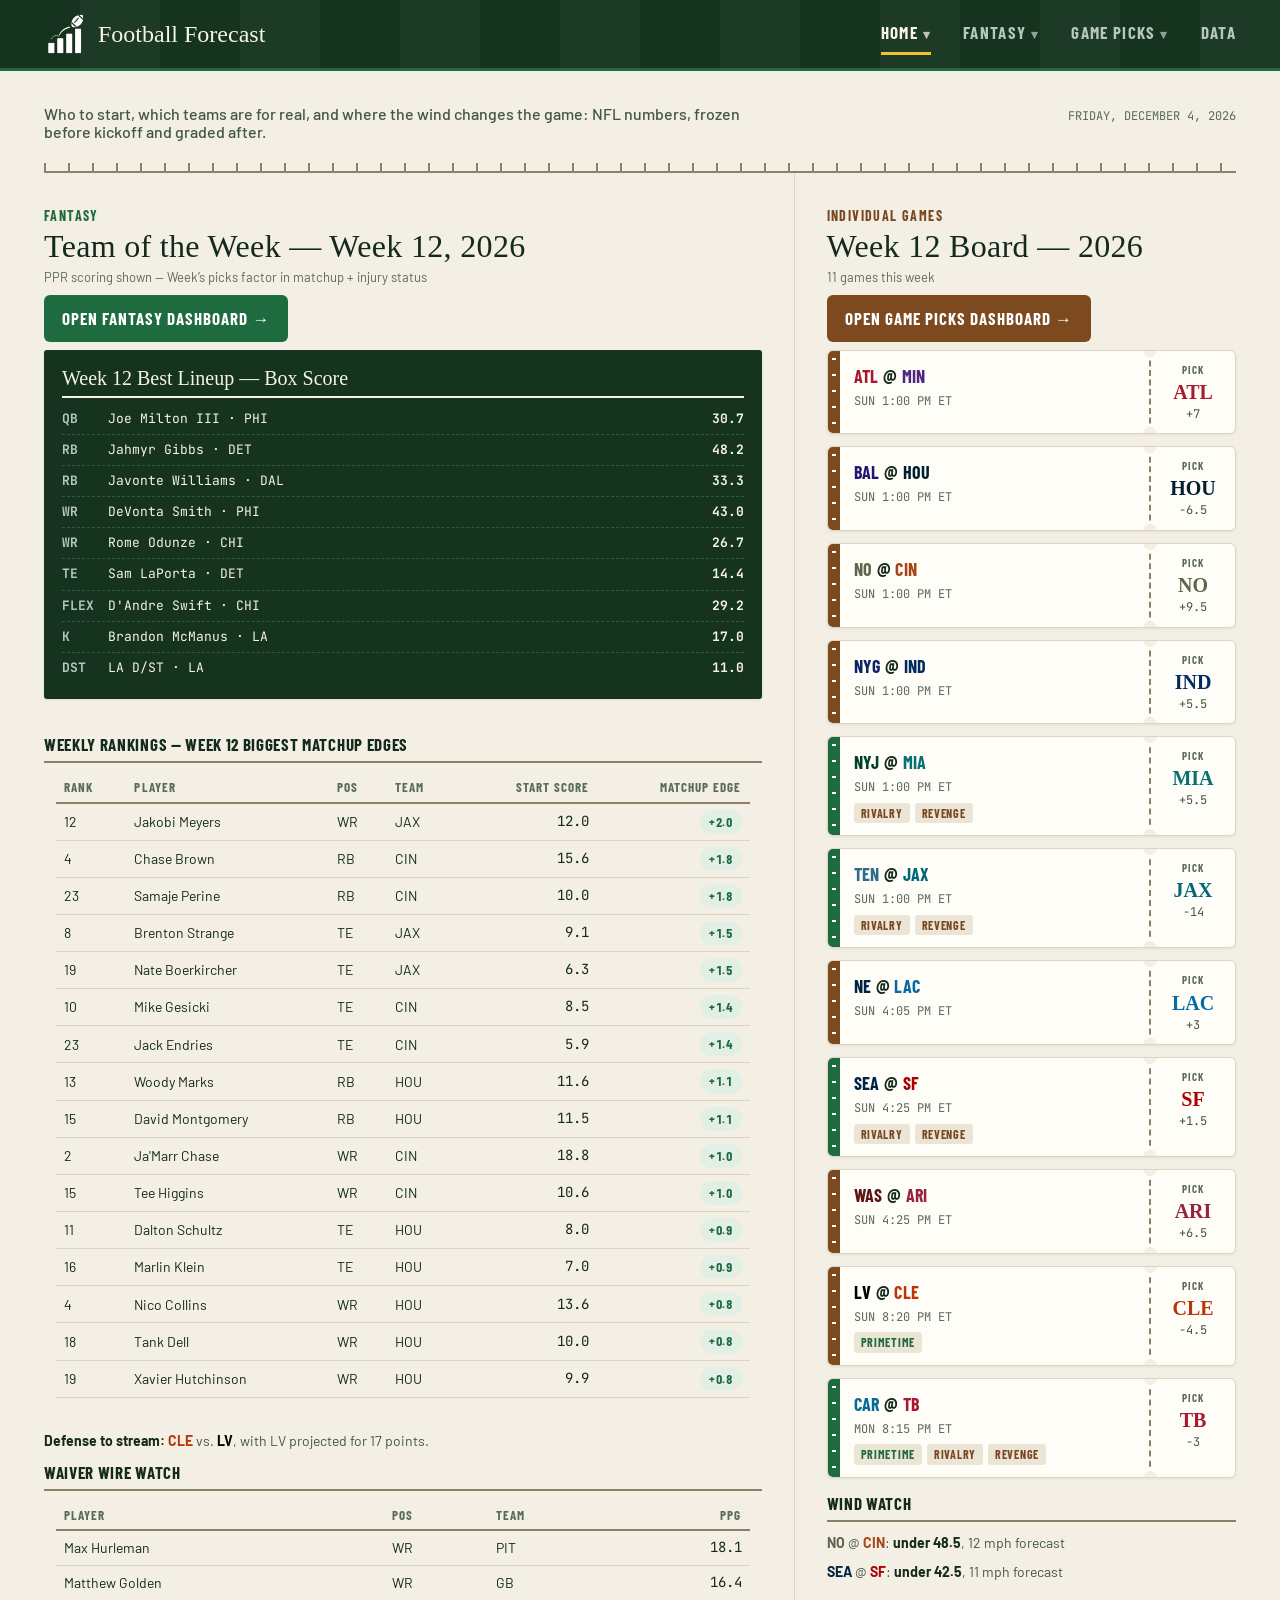
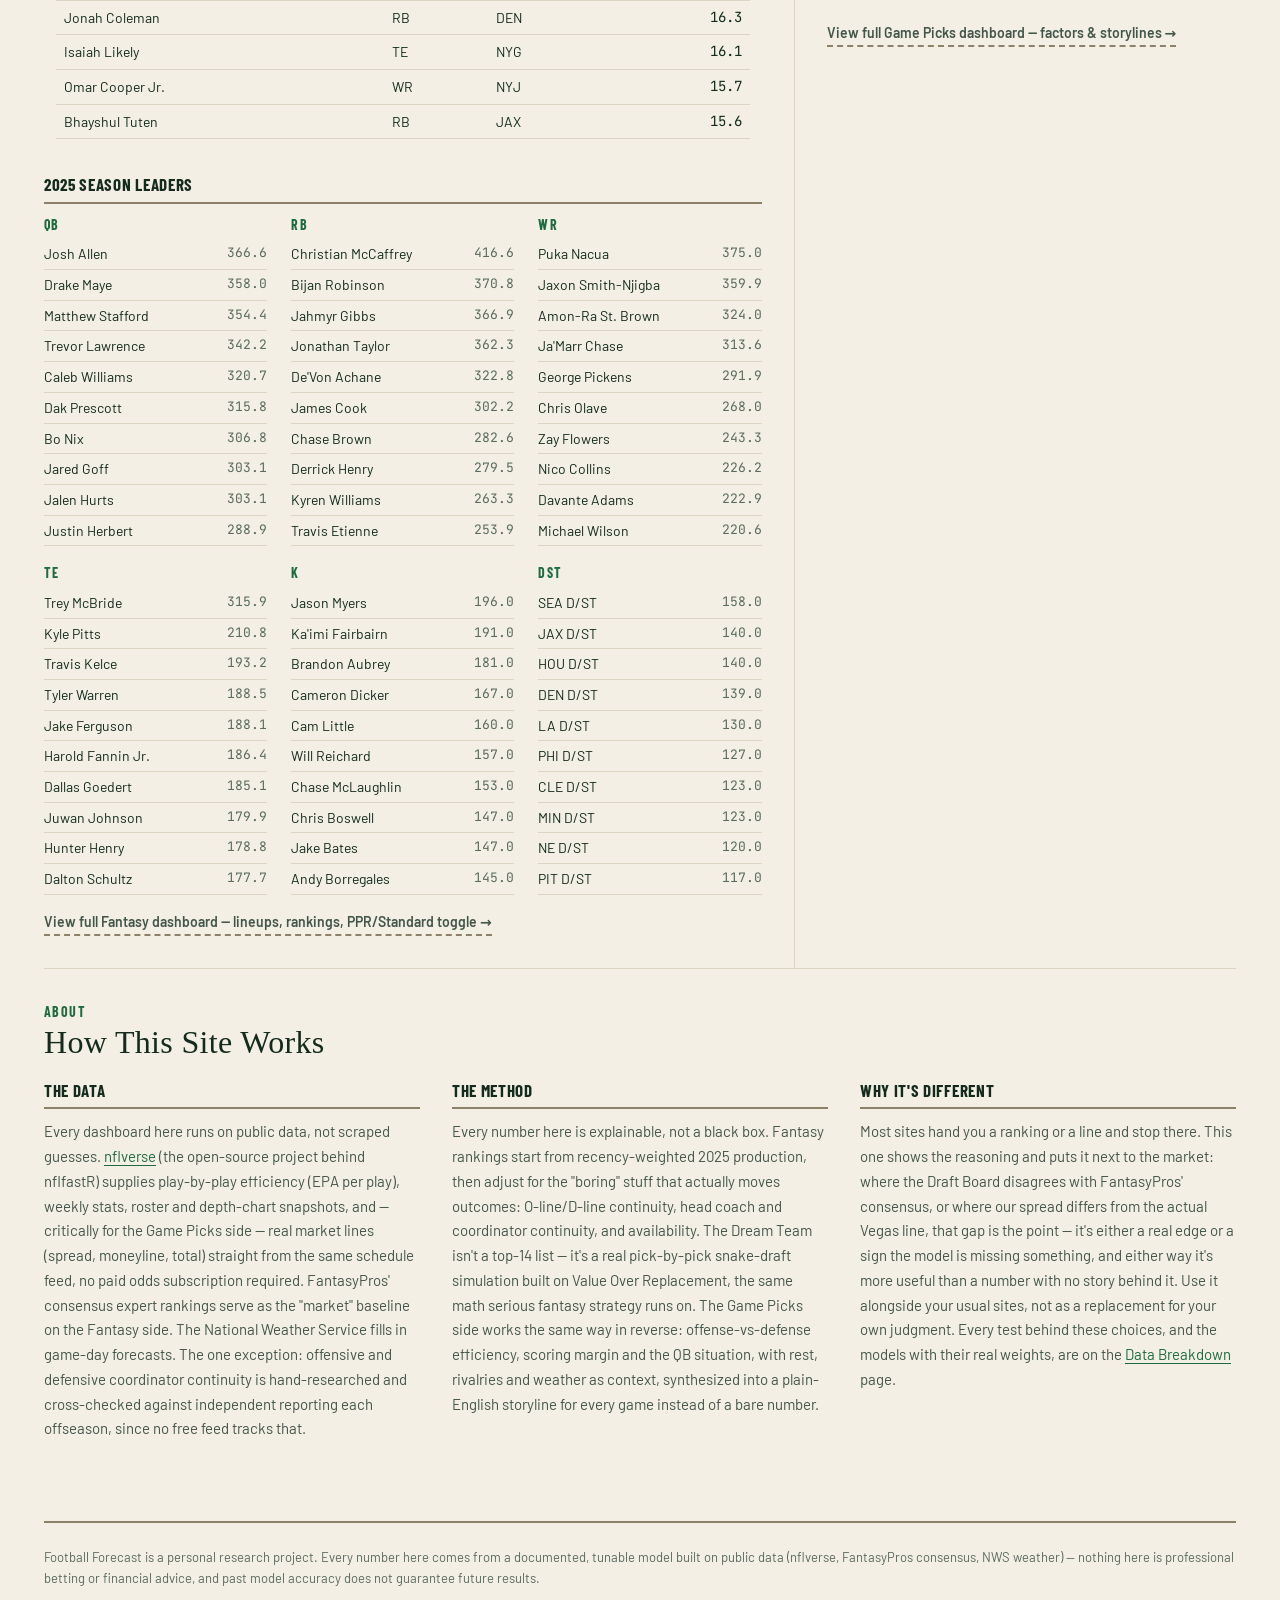
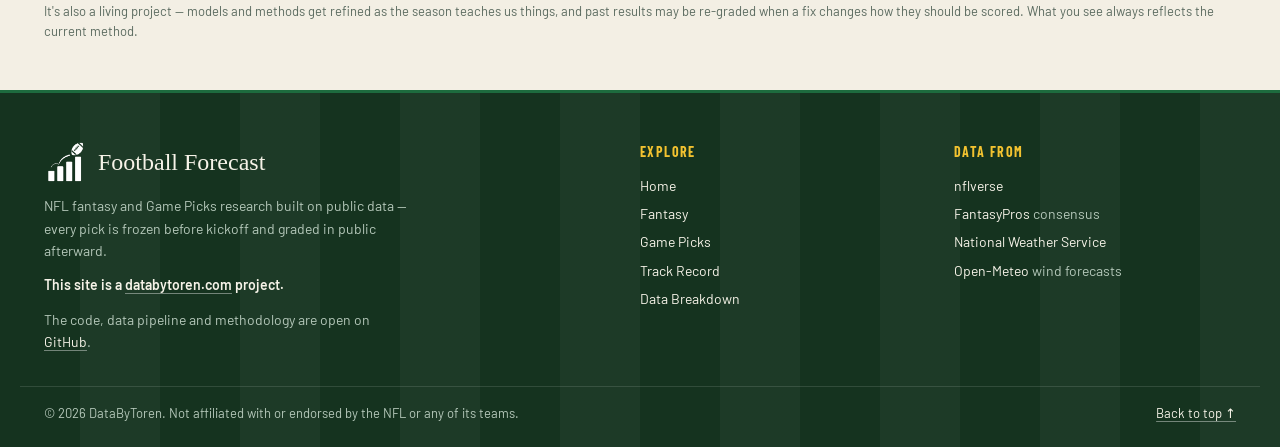
<file: index.html>
<!doctype html>
<html lang="en" data-theme="light">
<head>
<meta charset="utf-8">
<meta name="viewport" content="width=device-width, initial-scale=1">
<title>Football Forecast — NFL Fantasy &amp; Game Picks Research</title>
<meta name="description" content="Who to start, which NFL teams are for real, and where the wind changes the game: fantasy rankings and game-by-game numbers, frozen before kickoff and graded after.">
<meta name="theme-color" content="#15331f">
<link rel="stylesheet" href="tokens.css">
<link rel="stylesheet" href="styles.css">
<link rel="icon" type="image/jpeg" href="images/favicon.jpg">
</head>
<body>

<header class="site-header">
  <nav class="site-nav">
    <a href="index.html" class="site-logo"><img src="images/logo_small_white.png" alt="" class="site-logo-img">Football Forecast</a>
    <button class="nav-burger" aria-label="Menu" onclick="toggleSiteNav(this)">&#9776;</button>
    <ul class="site-nav-links">
      <li class="nav-item has-sub">
        <a href="index.html" class="site-nav-link active">Home</a>
        <ul class="site-subnav">
          <li><a href="index.html">Main</a></li>
          <li><a href="index.html#about">About</a></li>
        </ul>
      </li>
      <li class="nav-item has-sub">
        <a href="fantasy.html" class="site-nav-link">Fantasy</a>
        <ul class="site-subnav">
          <li><a href="fantasy.html#position-leaders">Position Leaders</a></li>
          <li><a href="fantasy.html#draft-board">Draft Board</a></li>
        </ul>
      </li>
      <li class="nav-item has-sub">
        <a href="betting.html" class="site-nav-link">Game Picks</a>
        <ul class="site-subnav">
          <li><a href="betting.html#game-board-section">Game Board</a></li>
          <li><a href="betting.html#track-record-section">Track Record</a></li>
          <li><a href="betting.html#wind-watch-section">Wind Watch</a></li>
        </ul>
      </li>
      <li class="nav-item"><a href="data.html" class="site-nav-link">Data</a></li>
    </ul>
  </nav>
</header>

<main class="container">
  <div class="masthead-strip">
    <h1 class="masthead-sub">Who to start, which teams are for real, and where the wind changes the game: NFL numbers, frozen before kickoff and graded after.</h1>
    <div class="masthead-date" id="masthead-date"></div>
  </div>

  <div class="front-grid">
    <!-- FANTASY (wider column) -->
    <section class="front-col col-fantasy">
      <div class="col-head">
        <div class="col-kicker">Fantasy</div>
        <h2 id="fantasy-col-title">Perfect Team &amp; Draft Board</h2>
        <div class="col-sub" id="fantasy-col-sub">PPR scoring shown — toggle formats on the full dashboard</div>
      </div>
      <a href="fantasy.html" class="col-cta fantasy">Open Fantasy dashboard &rarr;</a>

      <div class="front-block">
        <div class="stat-sheet">
          <div class="stat-sheet-title" id="perfect-lineup-title">2025 Perfect Lineup — Box Score</div>
          <div id="perfect-lineup-rows"><div class="loading">Loading...</div></div>
        </div>
      </div>

      <div class="front-block">
        <div class="front-block-title" id="value-gap-title">Draft Board — Biggest Value Gaps</div>
        <div class="table-scroll">
          <table class="tight-table" id="value-gap-table">
            <thead><tr><th>Rank</th><th>Player</th><th>Pos</th><th>Team</th><th class="num">Edge</th><th class="num">Gap vs. Market</th></tr></thead>
            <tbody><tr><td colspan="6" class="loading">Loading...</td></tr></tbody>
          </table>
        </div>
      </div>

      <p class="stat-line" id="stream-teaser" style="display: none;"></p>

      <div class="front-block" id="waiver-wire-teaser" style="display: none;">
        <div class="front-block-title">Waiver Wire Watch</div>
        <div class="table-scroll">
          <table class="tight-table" id="waiver-wire-teaser-table">
            <thead><tr><th>Player</th><th>Pos</th><th>Team</th><th class="num">PPG</th></tr></thead>
            <tbody></tbody>
          </table>
        </div>
      </div>

      <div class="front-block" style="margin-bottom: 0.5rem;">
        <div class="front-block-title">2025 Season Leaders</div>
        <div class="mini-leader-grid" id="mini-leaders"></div>
      </div>

      <a href="fantasy.html" class="view-more">View full Fantasy dashboard — lineups, rankings, PPR/Standard toggle &rarr;</a>
    </section>

    <!-- BETTING (narrower column) -->
    <section class="front-col col-betting">
      <div class="col-head">
        <div class="col-kicker">Individual Games</div>
        <h2 id="betting-col-title">This Week's Board</h2>
        <div class="col-sub" id="betting-col-sub">Loading...</div>
      </div>
      <a href="betting.html" class="col-cta betting">Open Game Picks dashboard &rarr;</a>

      <div id="game-list"></div>

      <div class="front-block" id="wind-teaser" style="display: none;">
        <div class="front-block-title">Wind Watch</div>
        <div id="wind-teaser-list"></div>
      </div>

      <a href="betting.html" class="view-more">View full Game Picks dashboard — factors &amp; storylines &rarr;</a>
    </section>
  </div>

  <section class="section about-section" id="about">
    <div class="section-head">
      <div>
        <div class="section-kicker">About</div>
        <h2>How This Site Works</h2>
      </div>
    </div>
    <div class="about-grid">
      <div>
        <div class="front-block-title">The Data</div>
        <p>Every dashboard here runs on public data, not scraped guesses. <a href="https://github.com/nflverse" target="_blank" rel="noopener">nflverse</a>
           (the open-source project behind nflfastR) supplies play-by-play efficiency (EPA per play), weekly
           stats, roster and depth-chart snapshots, and — critically for the Game Picks side — real market
           lines (spread, moneyline, total) straight from the same schedule feed, no paid odds subscription
           required. FantasyPros' consensus expert rankings serve as the "market" baseline on the Fantasy
           side. The National Weather Service fills in game-day forecasts. The one exception: offensive and
           defensive coordinator continuity is hand-researched and cross-checked against independent
           reporting each offseason, since no free feed tracks that.</p>
      </div>
      <div>
        <div class="front-block-title">The Method</div>
        <p>Every number here is explainable, not a black box. Fantasy rankings start from recency-weighted
           2025 production, then adjust for the "boring" stuff that actually moves outcomes: O-line/D-line
           continuity, head coach and coordinator continuity, and availability. The Dream Team isn't a
           top-14 list — it's a real pick-by-pick snake-draft simulation built on Value Over Replacement,
           the same math serious fantasy strategy runs on. The Game Picks side works the same way in reverse:
           offense-vs-defense efficiency, scoring margin and the QB situation, with rest, rivalries and weather
           as context, synthesized into a plain-English storyline for every game instead of a bare number.</p>
      </div>
      <div>
        <div class="front-block-title">Why It's Different</div>
        <p>Most sites hand you a ranking or a line and stop there. This one shows the reasoning and puts it
           next to the market: where the Draft Board disagrees with FantasyPros' consensus, or where our
           spread differs from the actual Vegas line, that gap is the point — it's either a real edge or a
           sign the model is missing something, and either way it's more useful than a number with no story
           behind it. Use it alongside your usual sites, not as a replacement for your own judgment. Every test
           behind these choices, and the models with their real weights, are on the <a href="data.html">Data Breakdown</a> page.</p>
      </div>
    </div>
  </section>

  <div class="disclaimer">
    <p>
      Football Forecast is a personal research project. Every number here comes from a documented, tunable
      model built on public data (nflverse, FantasyPros consensus, NWS weather) — nothing here is
      professional betting or financial advice, and past model accuracy does not guarantee future results.
    </p>
    <p>
      It's also a living project — models and methods get refined as the season teaches us things, and past
      results may be re-graded when a fix changes how they should be scored. What you see always reflects the
      current method.
    </p>
  </div>
</main>

<footer class="site-footer">
  <div class="site-footer-inner">
    <div class="footer-brand">
      <a href="index.html" class="site-logo"><img src="images/logo_small_white.png" alt="" class="site-logo-img">Football Forecast</a>
      <p>NFL fantasy and Game Picks research built on public data — every pick is frozen before kickoff and graded in public afterward.</p>
      <p class="footer-project">This site is a <a href="https://databytoren.com">databytoren.com</a> project.</p>
      <p>The code, data pipeline and methodology are open on <a href="https://github.com/torenCodes/football-analytics">GitHub</a>.</p>
    </div>
    <nav class="footer-col" aria-label="Footer">
      <div class="footer-heading">Explore</div>
      <ul>
        <li><a href="index.html">Home</a></li>
        <li><a href="fantasy.html">Fantasy</a></li>
        <li><a href="betting.html">Game Picks</a></li>
        <li><a href="betting.html#track-record-section">Track Record</a></li>
        <li><a href="data.html">Data Breakdown</a></li>
      </ul>
    </nav>
    <div class="footer-col">
      <div class="footer-heading">Data from</div>
      <ul>
        <li><a href="https://github.com/nflverse">nflverse</a></li>
        <li><a href="https://www.fantasypros.com">FantasyPros</a> consensus</li>
        <li><a href="https://www.weather.gov">National Weather Service</a></li>
        <li><a href="https://open-meteo.com">Open-Meteo</a> wind forecasts</li>
      </ul>
    </div>
  </div>
  <div class="site-footer-bottom">
    <span>&copy; <span id="footer-year">2026</span> DataByToren. Not affiliated with or endorsed by the NFL or any of its teams.</span>
    <a href="#">Back to top &uarr;</a>
  </div>
</footer>

<script>
function toggleSiteNav(btn) {
  const links = document.querySelector('.site-nav-links');
  const open = links.classList.toggle('open');
  btn.innerHTML = open ? '&#10005;' : '&#9776;';
}
// A link in the open menu may only jump within this page, so close it by hand.
document.querySelector('.site-nav-links').addEventListener('click', e => {
  if (e.target.closest('a') && e.currentTarget.classList.contains('open')) toggleSiteNav(document.querySelector('.nav-burger'));
});
document.getElementById('footer-year').textContent = new Date().getFullYear();

function fmt1(n) { return (n === null || n === undefined) ? '—' : (Math.round(n * 10) / 10).toFixed(1).replace('-', '−'); }

// Kickoff as the design system writes it: "SUN 1:00 PM ET". nflverse's
// gametime is already Eastern, 24-hour.
function kickoff(g) {
  if (!g.weekday || !g.gametime) return '';
  const [h, m] = g.gametime.split(':').map(Number);
  return `${g.weekday.slice(0, 3).toUpperCase()} ${h % 12 || 12}:${String(m).padStart(2, '0')} ${h < 12 ? 'AM' : 'PM'} ET`;
}

// Official primary brand color per team (from nflverse's teams table).
const TEAM_COLORS = {
  ARI: '#97233F', ATL: '#A71930', BAL: '#241773', BUF: '#00338D', CAR: '#0085CA',
  CHI: '#0B162A', CIN: '#FB4F14', CLE: '#FF3C00', DAL: '#002244', DEN: '#002244',
  DET: '#0076B6', GB: '#203731', HOU: '#03202F', IND: '#002C5F', JAX: '#006778',
  KC: '#E31837', LA: '#003594', LAC: '#007BC7', LV: '#000000', MIA: '#008E97',
  MIN: '#4F2683', NE: '#002244', NO: '#D3BC8D', NYG: '#0B2265', NYJ: '#003F2D',
  PHI: '#004C54', PIT: '#000000', SEA: '#002244', SF: '#AA0000', TB: '#A71930',
  TEN: '#4495D2', WAS: '#5A1414',
};

// Most primaries are navy or black and vanish on the dark field, so each is
// mixed toward the page's text color only as far as it takes to clear 4.5:1
// on --surface-raised (the worst-case card ground in both themes). Reads the
// live tokens, so it holds in either theme.
const READABLE_TEAM_COLORS = (() => {
  const rgb = hex => { const n = parseInt(hex.trim().slice(1), 16); return [n >> 16 & 255, n >> 8 & 255, n & 255]; };
  const lum = c => c.map(v => { v /= 255; return v <= 0.03928 ? v / 12.92 : ((v + 0.055) / 1.055) ** 2.4; })
    .reduce((s, v, i) => s + v * [0.2126, 0.7152, 0.0722][i], 0);
  const ratio = (a, b) => { const [hi, lo] = [lum(a), lum(b)].sort((x, y) => y - x); return (hi + 0.05) / (lo + 0.05); };
  const css = getComputedStyle(document.documentElement);
  const ground = rgb(css.getPropertyValue('--surface-raised')), ink = rgb(css.getPropertyValue('--text'));
  const out = {};
  for (const [team, hex] of Object.entries(TEAM_COLORS)) {
    const base = rgb(hex);
    let mixed = base;
    for (let step = 1; step <= 20 && ratio(mixed, ground) < 4.5; step++) {
      mixed = base.map((v, i) => Math.round(v + (ink[i] - v) * step / 20));
    }
    out[team] = `rgb(${mixed.join(', ')})`;
  }
  return out;
})();

function teamSpan(abbr) {
  const color = READABLE_TEAM_COLORS[abbr];
  return color ? `<span class="team" style="--team-color: ${color};">${abbr}</span>` : abbr;
}

document.getElementById('masthead-date').textContent = new Date().toLocaleDateString('en-US', { weekday: 'long', month: 'long', day: 'numeric', year: 'numeric' });

async function loadFantasyColumn() {
  const safeJson = (url) => fetch(url).then(r => r.ok ? r.json() : null).catch(() => null);
  try {
    const [perfectTeam, draftBoard, seasonState] = await Promise.all([
      fetch('data/fantasy/perfect_team.json').then(r => r.json()),
      fetch('data/fantasy/draft_board.json').then(r => r.json()),
      safeJson('data/fantasy/season_state.json'),
    ]);

    if (seasonState && seasonState.season_started) {
      await loadFantasyColumnInSeason(seasonState);
    } else {
      loadFantasyColumnPreseason(perfectTeam, draftBoard);
    }

    // Position leader mini-columns stay on the 2025 retrospective regardless
    // of pivot state -- a different, complementary dataset to whichever
    // current/preseason content is above it, not a duplicate of it.
    const pt = perfectTeam.ppr;
    const positions = ['QB', 'RB', 'WR', 'TE', 'K', 'DST'];
    document.getElementById('mini-leaders').innerHTML = positions.map(pos => {
      const top10 = (pt.leaders_by_position[pos] || []).slice(0, 10);
      const items = top10.map(p => `<li><span class="mlname">${p.name}</span><span class="mlpts">${fmt1(p.points)}</span></li>`).join('');
      return `<div class="mini-leader-col"><div class="mini-leader-pos">${pos}</div><ol>${items}</ol></div>`;
    }).join('');
  } catch (e) {
    document.getElementById('fantasy-col-sub').textContent = 'Fantasy data not available yet — run scripts/fantasy_scan.py.';
  }
}

function loadFantasyColumnPreseason(perfectTeam, draftBoard) {
  const pt = perfectTeam.ppr;
  const db = draftBoard.ppr;

  document.getElementById('fantasy-col-title').textContent = `Perfect Team & Draft Board — ${pt.season}/${db.draft_season}`;
  document.getElementById('perfect-lineup-title').textContent = `${pt.season} Perfect Lineup — Box Score`;

  const slotOrder = ['QB', 'RB', 'WR', 'TE', 'FLEX', 'K', 'DST'];
  const slots = [];
  for (const slot of slotOrder) {
    for (const p of (pt.perfect_lineup[slot] || [])) slots.push({ slot, ...p });
  }
  document.getElementById('perfect-lineup-rows').innerHTML = slots.map(p => `
    <div class="stat-row"><span class="slot">${p.slot}</span><span>${p.name} &middot; ${p.team}</span><span class="pts">${fmt1(p.points)}</span></div>
  `).join('');

  document.getElementById('value-gap-title').textContent = 'Draft Board — Biggest Value Gaps';
  document.querySelector('#value-gap-table thead').innerHTML =
    '<tr><th>Rank</th><th>Player</th><th>Pos</th><th>Team</th><th class="num">Edge</th><th class="num">Gap vs. Market</th></tr>';

  // Biggest value gaps across RB/WR/TE, restricted to players we actually
  // rank as relevant (our_rank <= 24) -- otherwise deep-bench players with
  // near-zero market presence produce enormous but meaningless "gaps"
  // (e.g. a 4 PPG TE we rank 42nd vs. a market that doesn't rank him at
  // all isn't a sleeper story, it's two models agreeing he's irrelevant).
  const RELEVANCE_CUTOFF = 24;
  let gaps = [];
  for (const pos of ['RB', 'WR', 'TE']) {
    for (const p of (db.rankings_by_position[pos] || [])) {
      if (p.market_gap !== null && p.our_rank <= RELEVANCE_CUTOFF) gaps.push(p);
    }
  }
  gaps.sort((a, b) => b.market_gap - a.market_gap);
  gaps = gaps.slice(0, 16);
  document.querySelector('#value-gap-table tbody').innerHTML = gaps.map(p => {
    const gapPill = p.market_gap > 0 ? `<span class="pill up">+${p.market_gap}</span>` : `<span class="pill down">−${Math.abs(p.market_gap)}</span>`;
    return `<tr><td>${p.our_rank}</td><td>${p.name}</td><td>${p.position}</td><td>${p.team}</td><td class="num">${fmt1(p.edge_score)}</td><td class="num">${gapPill}</td></tr>`;
  }).join('') || '<tr><td colspan="6" class="empty-state">No data</td></tr>';
}

async function loadFantasyColumnInSeason(seasonState) {
  const season = seasonState.season;
  const week = seasonState.current_week;
  const [teamOfWeek, weeklyRankings, waiverWire] = await Promise.all([
    week ? fetch(`data/fantasy/archive/${season}-w${String(week).padStart(2, '0')}-team-of-week.json`).then(r => r.ok ? r.json() : null).catch(() => null) : Promise.resolve(null),
    fetch('data/fantasy/weekly_rankings.json').then(r => r.json()).catch(() => null),
    fetch('data/fantasy/waiver_wire.json').then(r => r.json()).catch(() => null),
  ]);

  document.getElementById('fantasy-col-title').textContent = week ? `Team of the Week — Week ${week}, ${season}` : `Fantasy — ${season} Season`;
  document.getElementById('fantasy-col-sub').textContent = 'PPR scoring shown — Week’s picks factor in matchup + injury status';

  document.getElementById('perfect-lineup-title').textContent = week ? `Week ${week} Best Lineup — Box Score` : 'Team of the Week';
  if (teamOfWeek) {
    const tow = teamOfWeek.ppr;
    const slotOrder = ['QB', 'RB', 'WR', 'TE', 'FLEX', 'K', 'DST'];
    const slots = [];
    for (const slot of slotOrder) {
      for (const p of (tow.perfect_lineup[slot] || [])) slots.push({ slot, ...p });
    }
    document.getElementById('perfect-lineup-rows').innerHTML = slots.map(p => `
      <div class="stat-row"><span class="slot">${p.slot}</span><span>${p.name} &middot; ${p.team}</span><span class="pts">${fmt1(p.points)}</span></div>
    `).join('');
  } else {
    document.getElementById('perfect-lineup-rows').innerHTML = '<div class="empty-state">Team of the Week unlocks once this week’s games are final.</div>';
  }

  document.querySelector('#value-gap-table thead').innerHTML =
    '<tr><th>Rank</th><th>Player</th><th>Pos</th><th>Team</th><th class="num">Start Score</th><th class="num">Matchup Edge</th></tr>';

  if (weeklyRankings && weeklyRankings.available) {
    const wr = weeklyRankings.ppr;
    document.getElementById('value-gap-title').textContent = `Weekly Rankings — Week ${wr.week} Biggest Matchup Edges`;
    // Same relevance-cutoff logic as the preseason value-gap table, and the
    // same bye-week handling for free: players whose team has a bye this
    // week are never in weekly_rankings.json to begin with (excluded at
    // the source in compute_weekly_rankings), so they can't show up here.
    const RELEVANCE_CUTOFF = 24;
    let edges = [];
    for (const pos of ['RB', 'WR', 'TE']) {
      for (const p of (wr.rankings_by_position[pos] || [])) {
        if (p.matchup_adj !== null && p.rank <= RELEVANCE_CUTOFF) edges.push(p);
      }
    }
    edges.sort((a, b) => b.matchup_adj - a.matchup_adj);
    edges = edges.slice(0, 16);
    document.querySelector('#value-gap-table tbody').innerHTML = edges.map(p => {
      const edgePill = p.matchup_adj > 0 ? `<span class="pill up">+${fmt1(p.matchup_adj)}</span>` : `<span class="pill down">${fmt1(p.matchup_adj)}</span>`;
      return `<tr><td>${p.rank}</td><td>${p.name}</td><td>${p.position}</td><td>${p.team}</td><td class="num">${fmt1(p.start_score)}</td><td class="num">${edgePill}</td></tr>`;
    }).join('') || '<tr><td colspan="6" class="empty-state">No data</td></tr>';
  } else {
    document.getElementById('value-gap-title').textContent = 'Weekly Rankings — Biggest Matchup Edges';
    document.querySelector('#value-gap-table tbody').innerHTML =
      `<tr><td colspan="6" class="empty-state">${(weeklyRankings && weeklyRankings.note) || 'Weekly rankings unlock once at least one 2026 game has been played.'}</td></tr>`;
  }

  // Sneak peek only -- full position-tabbed listings live on the Fantasy
  // dashboard. Cross-position, same RB/WR/TE focus as the value-gap table
  // above it (the "sleeper story" positions, not QB/K/DST streaming).
  const stream = weeklyRankings && weeklyRankings.defense_streaming;
  if (stream && stream.picks.length) {
    const p = stream.picks[0];
    document.getElementById('stream-teaser').style.display = '';
    document.getElementById('stream-teaser').innerHTML = `<strong>Defense to stream:</strong> ${teamSpan(p.team)} vs. ${teamSpan(p.opponent)}${p.opponent_total ? `, with ${p.opponent} projected for ${Math.round(p.opponent_total)} points` : ''}.`;
  }
  if (waiverWire && waiverWire.available) {
    const ww = waiverWire.by_position.ppr;
    let candidates = [];
    for (const pos of ['RB', 'WR', 'TE']) {
      for (const p of (ww[pos] || [])) candidates.push({ ...p, position: pos });
    }
    candidates.sort((a, b) => b.ppg - a.ppg);
    candidates = candidates.slice(0, 6);
    if (candidates.length) {
      document.getElementById('waiver-wire-teaser').style.display = '';
      document.querySelector('#waiver-wire-teaser-table tbody').innerHTML = candidates.map(p =>
        `<tr><td>${p.name}</td><td>${p.position}</td><td>${p.team}</td><td class="num">${fmt1(p.ppg)}</td></tr>`
      ).join('');
    }
  }
}

function gameRowHtml(g) {
  const pickTeam = g.our_pick === 'home' ? g.home_team : (g.our_pick === 'away' ? g.away_team : null);
  // The pick is a side of the spread, so the stub shows that side's own line
  // (favorite negative), not just a team name.
  let pickLine = '';
  if (pickTeam && g.market) {
    const x = g.our_pick === 'home' ? -g.market.spread_home : g.market.spread_home;
    pickLine = x === 0 ? 'PK' : (x > 0 ? '+' + x : String(x).replace('-', '−'));
  }
  const stubLabel = g.pick_status === 'no_lean' ? 'No lean' : 'Pick';
  const time = kickoff(g);
  const isRivalry = g.div_game || (g.revenge_game && (g.revenge_game.home || g.revenge_game.away));
  const tags = [];
  if (g.primetime) tags.push('<span class="mini-tag blue">Primetime</span>');
  if (g.div_game) tags.push('<span class="mini-tag">Rivalry</span>');
  // Yellow only for what moves the margin; revenge left the margin in v2, but a locked v1 week still has it.
  const scoredRevenge = (g.margin_breakdown || []).some(r => r.kind === 'revenge');
  if (g.revenge_game && (g.revenge_game.home || g.revenge_game.away)) tags.push(`<span class="mini-tag${scoredRevenge ? ' flag' : ''}">Revenge</span>`);
  if (g.international_site) tags.push('<span class="mini-tag">International</span>');
  return `
    <div class="ticket">
      <div class="ticket-bar ${isRivalry ? 'rivalry' : ''}"></div>
      <div class="ticket-body">
        <div class="ticket-matchup">${teamSpan(g.away_team)} @ ${teamSpan(g.home_team)}</div>
        <div class="ticket-time">${time}</div>
        ${tags.length ? `<div class="ticket-tags">${tags.join('')}</div>` : ''}
      </div>
      <div class="ticket-perf"></div>
      <div class="ticket-stub">
        <div class="pick-label">${stubLabel}</div>
        <div class="pick-team">${pickTeam ? teamSpan(pickTeam) : '—'}</div>
        ${pickLine ? `<div class="pick-line">${pickLine}</div>` : ''}
      </div>
    </div>
  `;
}

async function loadWindTeaser() {
  const wind = await fetch('data/betting/wind_watch.json').then(r => (r.ok ? r.json() : null)).catch(() => null);
  if (!wind || !wind.live || !wind.spots.length) return;
  document.getElementById('wind-teaser').style.display = '';
  document.getElementById('wind-teaser-list').innerHTML = wind.spots.map(s => `
    <div class="stat-line">${teamSpan(s.away_team)} @ ${teamSpan(s.home_team)}: <strong>under ${s.total}</strong>, ${Math.round(s.forecast_mph)} mph forecast</div>
  `).join('');
}

async function loadBettingColumn() {
  try {
    const gameBoard = await fetch('data/betting/game_board.json').then(r => r.json());

    let sub = '';
    if (gameBoard.games && gameBoard.games.length) {
      document.getElementById('betting-col-title').textContent = `Week ${gameBoard.week} Board — ${gameBoard.season}`;
      sub = `${gameBoard.games.length} games this week`;
      document.getElementById('game-list').innerHTML = gameBoard.games.map(gameRowHtml).join('');
    } else {
      document.getElementById('game-list').innerHTML = `<p class="empty-state">${gameBoard.note || 'No upcoming games in the current schedule window.'}</p>`;
    }
    document.getElementById('betting-col-sub').innerHTML = sub;
  } catch (e) {
    document.getElementById('betting-col-sub').textContent = 'Game Picks data not available yet — run scripts/betting_scan.py.';
  }
}

// The columns above About fill in after load; land on it once they have.
Promise.all([loadFantasyColumn(), loadBettingColumn(), loadWindTeaser()]).then(() => {
  if (location.hash) document.querySelector(location.hash)?.scrollIntoView();
});
</script>
</body>
</html>
</file>
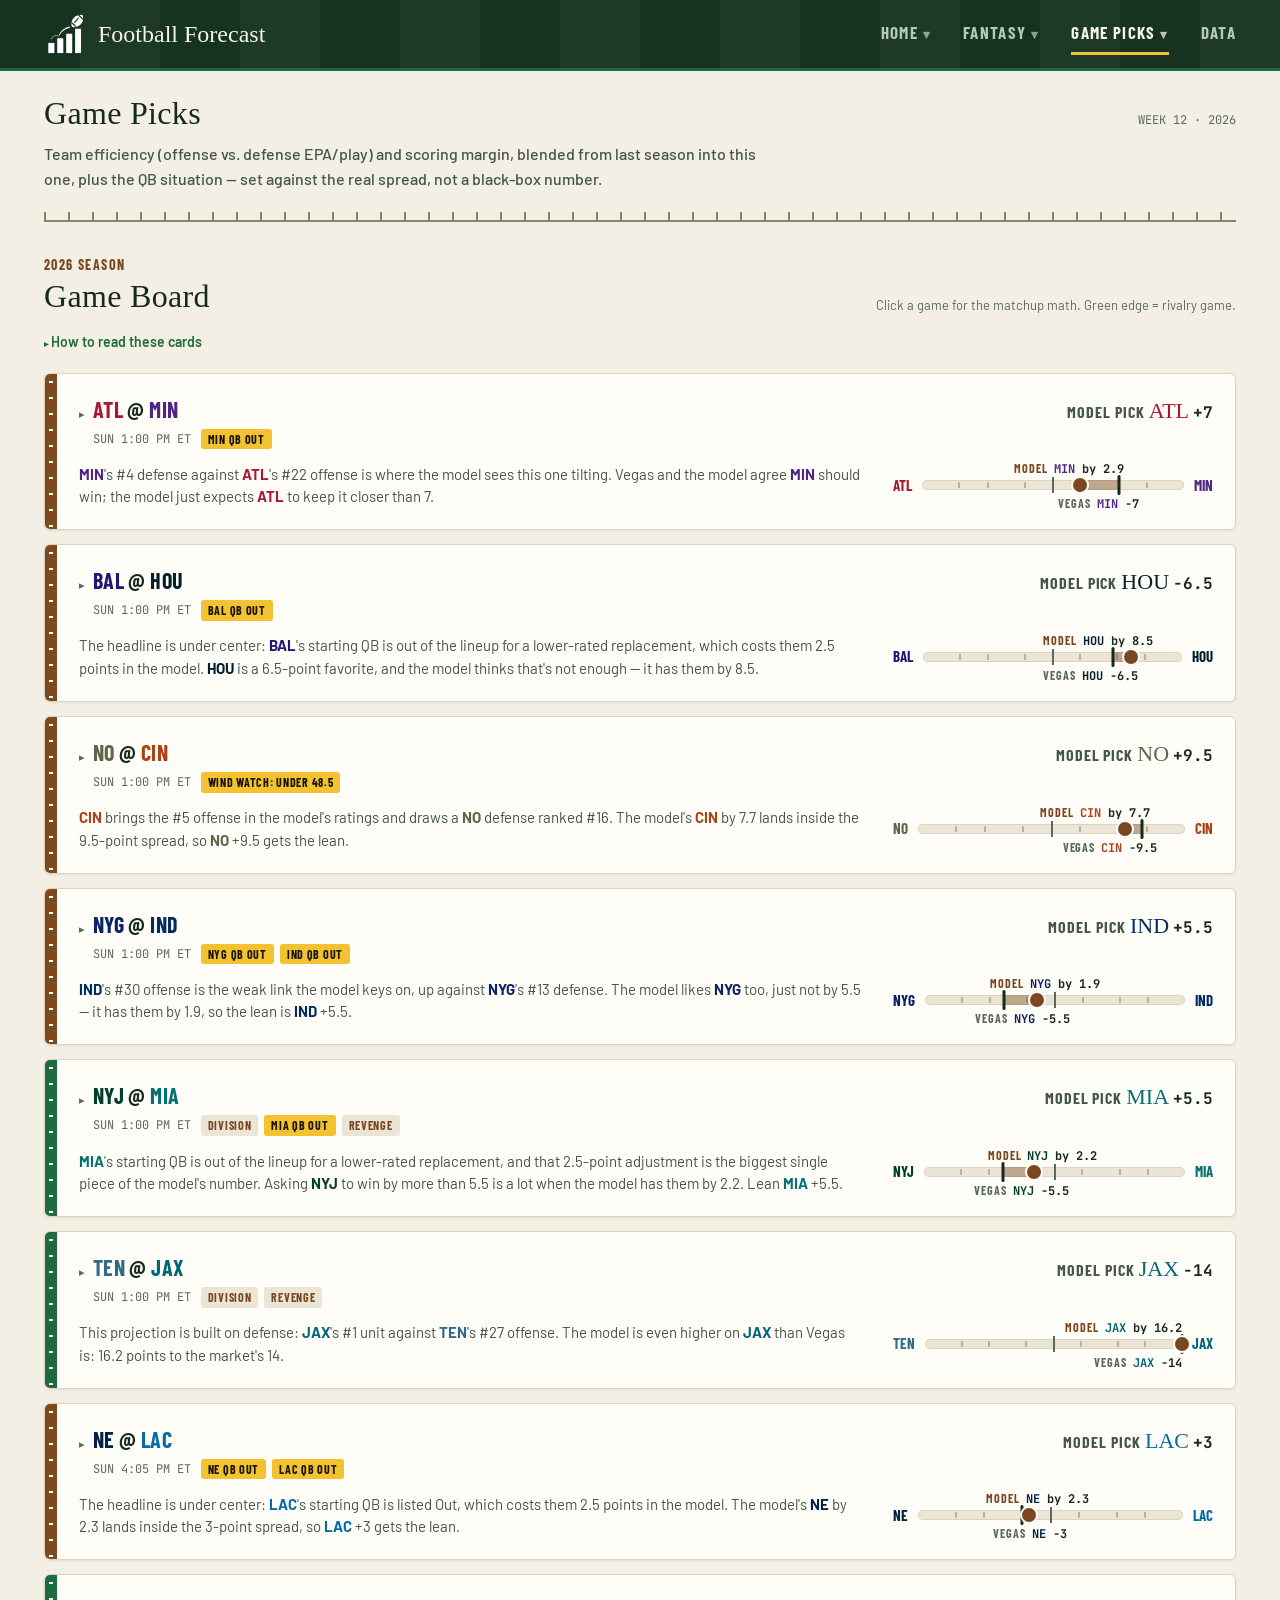
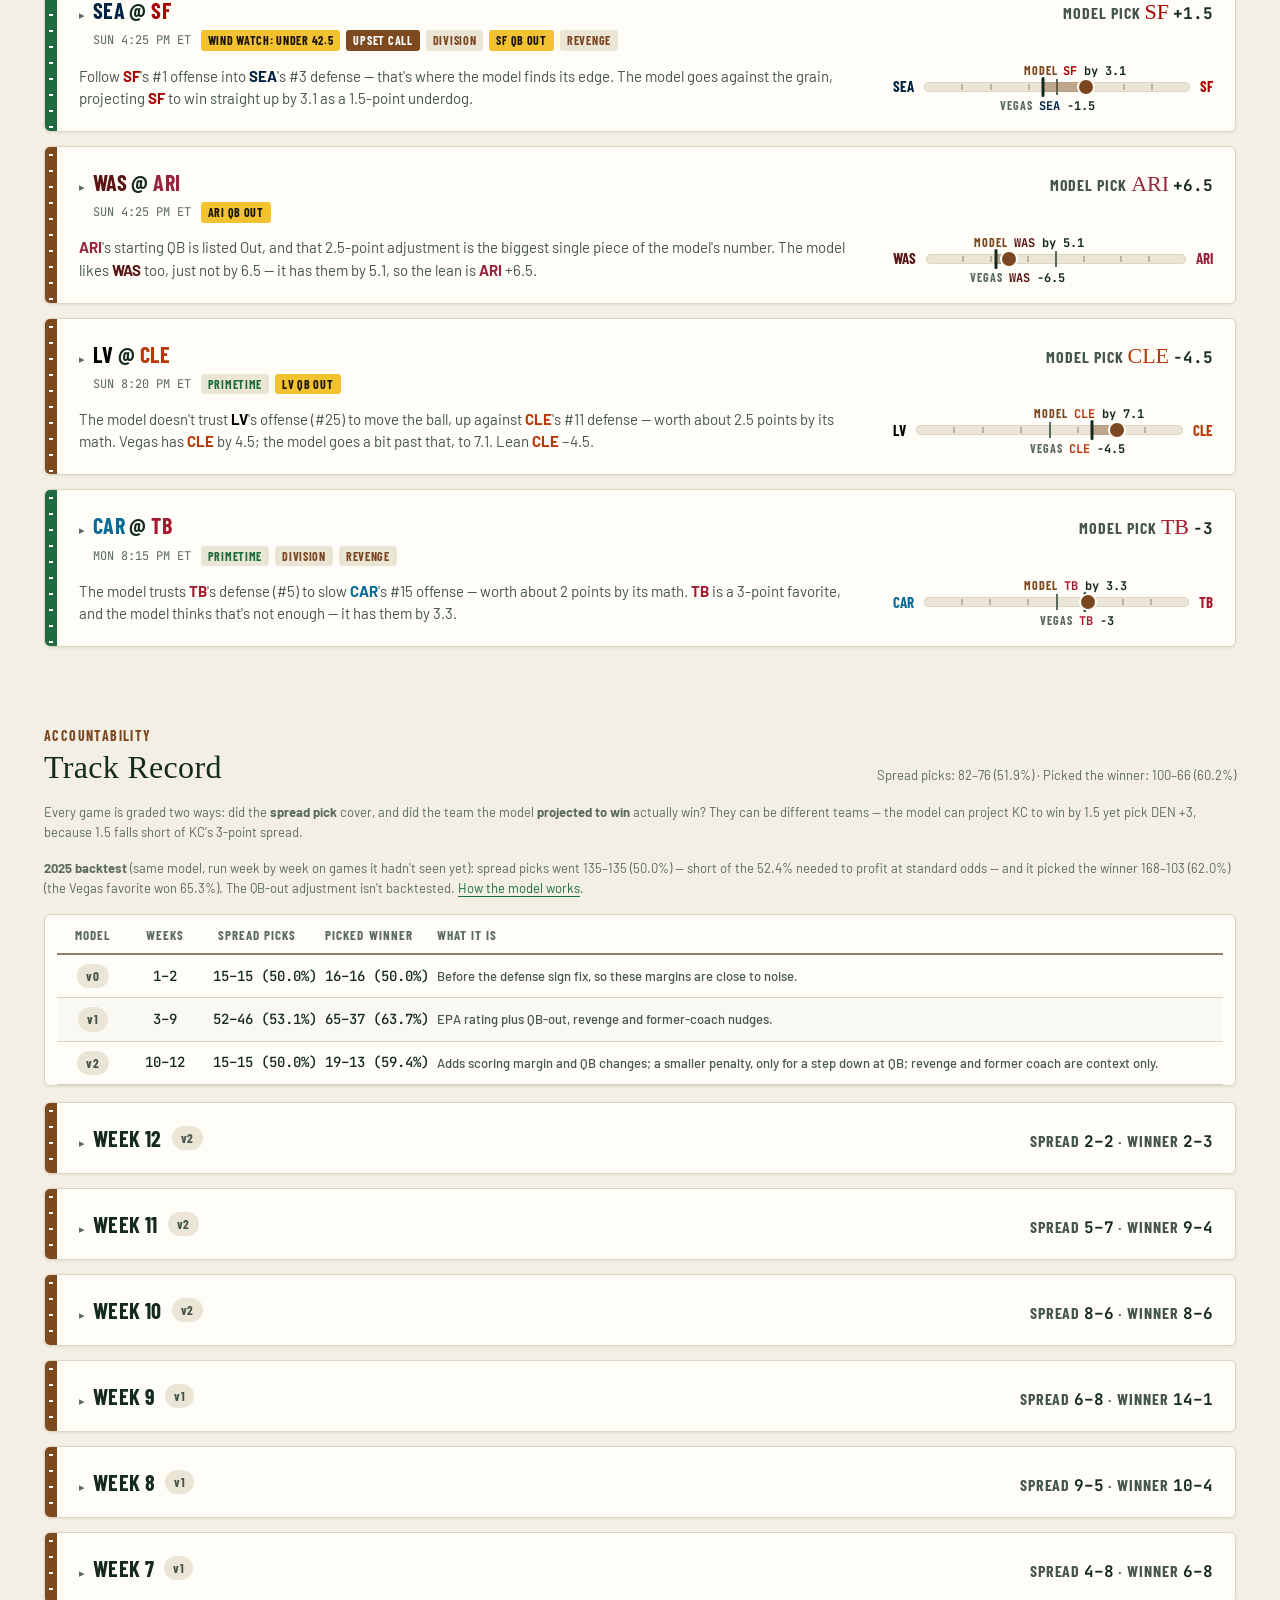
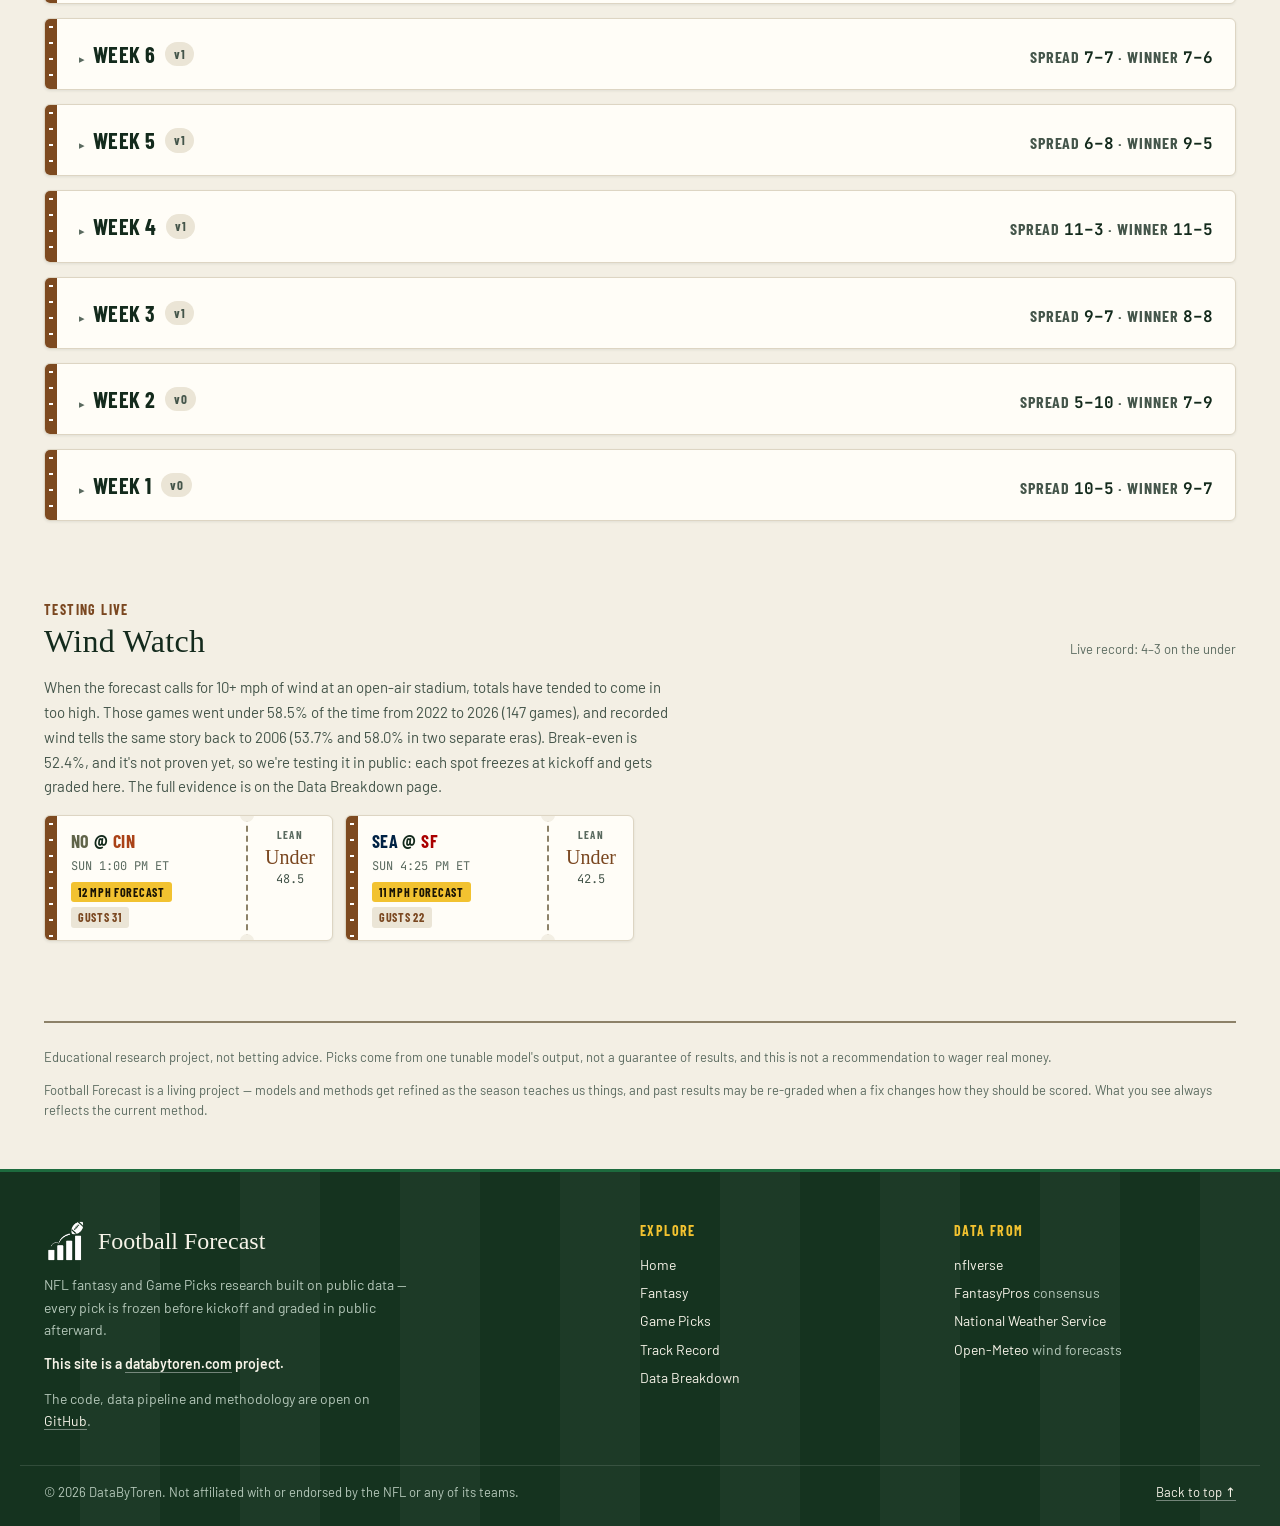
<file: betting.html>
<!doctype html>
<html lang="en" data-theme="light">
<head>
<meta charset="utf-8">
<meta name="viewport" content="width=device-width, initial-scale=1">
<title>Game Picks — Football Forecast</title>
<meta name="description" content="Weekly game-by-game picks built from matchup efficiency, continuity, situational factors, and weather.">
<meta name="theme-color" content="#15331f">
<link rel="stylesheet" href="tokens.css">
<link rel="stylesheet" href="styles.css">
<link rel="icon" type="image/jpeg" href="images/favicon.jpg">
</head>
<body>

<header class="site-header">
  <nav class="site-nav">
    <a href="index.html" class="site-logo"><img src="images/logo_small_white.png" alt="" class="site-logo-img">Football Forecast</a>
    <button class="nav-burger" aria-label="Menu" onclick="toggleSiteNav(this)">&#9776;</button>
    <ul class="site-nav-links">
      <li class="nav-item has-sub">
        <a href="index.html" class="site-nav-link">Home</a>
        <ul class="site-subnav">
          <li><a href="index.html">Main</a></li>
          <li><a href="index.html#about">About</a></li>
        </ul>
      </li>
      <li class="nav-item has-sub">
        <a href="fantasy.html" class="site-nav-link">Fantasy</a>
        <ul class="site-subnav">
          <li><a href="fantasy.html#position-leaders">Position Leaders</a></li>
          <li><a href="fantasy.html#draft-board">Draft Board</a></li>
        </ul>
      </li>
      <li class="nav-item has-sub">
        <a href="betting.html" class="site-nav-link active">Game Picks</a>
        <ul class="site-subnav">
          <li><a href="betting.html#game-board-section">Game Board</a></li>
          <li><a href="betting.html#track-record-section">Track Record</a></li>
          <li><a href="betting.html#wind-watch-section">Wind Watch</a></li>
        </ul>
      </li>
      <li class="nav-item"><a href="data.html" class="site-nav-link">Data</a></li>
    </ul>
  </nav>
</header>

<main class="container">
  <div class="masthead-strip">
    <div>
      <h1>Game Picks</h1>
      <div class="masthead-sub">Team efficiency (offense vs. defense EPA/play) and scoring margin, blended from last season into this one, plus the QB situation — set against the real spread, not a black-box number.</div>
    </div>
    <div class="masthead-date" id="betting-week-label"></div>
  </div>

  <section class="section" id="game-board-section">
    <div class="section-head">
      <div>
        <div class="section-kicker betting">2026 Season</div>
        <h2 id="game-board-title">Game Board</h2>
      </div>
      <span class="section-note">Click a game for the matchup math. Green edge = rivalry game.</span>
    </div>
    <details class="methodology-details" style="margin-bottom: 1.25rem;">
      <summary>How to read these cards</summary>
      <div class="section-note" style="display: block; margin-top: 0.5rem; line-height: 1.6;">
        The bar on each card is one number line from the away team (left) to the home team (right): the
        <strong>dot</strong> is the model's projected margin, the <strong>tick</strong> is Vegas's spread, and
        the shaded stretch between them is the gap the pick comes from. A bigger gap isn't a safer pick, though —
        in last season's backtest, big-gap picks covered no more often than small ones, so no game here is
        flagged as a sure thing. Team ranks (#1 = best) are the model's blended efficiency ratings, which
        lean on last season early in the year.
      </div>
      <div class="section-note" style="display: block; margin-top: 0.75rem; line-height: 1.6;">
        <strong>Moneyline</strong> is a bet on who simply wins the game. A negative number is the favorite —
        e.g. &minus;148 means you'd bet $148 to win $100 (plus your $148 back). A positive number is the
        underdog — e.g. +124 means a $100 bet wins $124. <strong>Spread</strong> handicaps the favorite by a
        point margin so both sides are roughly equally likely to "cover" — the favorite (shown negative, e.g.
        KC &minus;3.0) must win by more than 3 to cover; the underdog (shown positive, e.g. DEN +3.0) covers by
        losing by less than 3, or winning outright. <strong>Total</strong> (over/under) is a bet on the
        combined score of both teams, over or under one number. Each <strong>Model pick</strong> below is the
        side of the spread our model favors: if the model's projected margin beats the spread, it takes the
        favorite; if it falls short, it takes the underdog with the points. When the two match exactly, there's
        no lean.
      </div>
    </details>
    <div id="game-board"></div>
  </section>

  <section class="section" id="track-record-section">
    <div class="section-head">
      <div>
        <div class="section-kicker betting">Accountability</div>
        <h2>Track Record</h2>
      </div>
      <span class="section-note" id="track-record-overall"></span>
    </div>
    <p class="section-note tr-note">
      Every game is graded two ways: did the <strong>spread pick</strong> cover, and did the team the model
      <strong>projected to win</strong> actually win? They can be different teams — the model can project KC to
      win by 1.5 yet pick DEN +3, because 1.5 falls short of KC's 3-point spread.
    </p>
    <p class="section-note tr-note" id="backtest-summary"></p>
    <div class="card table-scroll tr-versions" id="track-record-versions"></div>
    <div id="track-record"></div>
  </section>

  <section class="section" id="wind-watch-section" style="display: none;">
    <div class="section-head">
      <div>
        <div class="section-kicker betting">Testing Live</div>
        <h2>Wind Watch</h2>
      </div>
      <span class="section-note" id="wind-watch-record"></span>
    </div>
    <p class="prose" id="wind-watch-intro"></p>
    <div class="wind-grid" id="wind-watch-spots"></div>
  </section>

  <div class="disclaimer">
    <p>
      Educational research project, not betting advice. Picks come from one tunable model's output, not a
      guarantee of results, and this is not a recommendation to wager real money.
    </p>
    <p>
      Football Forecast is a living project — models and methods get refined as the season teaches us things,
      and past results may be re-graded when a fix changes how they should be scored. What you see always
      reflects the current method.
    </p>
  </div>
</main>

<footer class="site-footer">
  <div class="site-footer-inner">
    <div class="footer-brand">
      <a href="index.html" class="site-logo"><img src="images/logo_small_white.png" alt="" class="site-logo-img">Football Forecast</a>
      <p>NFL fantasy and Game Picks research built on public data — every pick is frozen before kickoff and graded in public afterward.</p>
      <p class="footer-project">This site is a <a href="https://databytoren.com">databytoren.com</a> project.</p>
      <p>The code, data pipeline and methodology are open on <a href="https://github.com/torenCodes/football-analytics">GitHub</a>.</p>
    </div>
    <nav class="footer-col" aria-label="Footer">
      <div class="footer-heading">Explore</div>
      <ul>
        <li><a href="index.html">Home</a></li>
        <li><a href="fantasy.html">Fantasy</a></li>
        <li><a href="betting.html">Game Picks</a></li>
        <li><a href="betting.html#track-record-section">Track Record</a></li>
        <li><a href="data.html">Data Breakdown</a></li>
      </ul>
    </nav>
    <div class="footer-col">
      <div class="footer-heading">Data from</div>
      <ul>
        <li><a href="https://github.com/nflverse">nflverse</a></li>
        <li><a href="https://www.fantasypros.com">FantasyPros</a> consensus</li>
        <li><a href="https://www.weather.gov">National Weather Service</a></li>
        <li><a href="https://open-meteo.com">Open-Meteo</a> wind forecasts</li>
      </ul>
    </div>
  </div>
  <div class="site-footer-bottom">
    <span>&copy; <span id="footer-year">2026</span> DataByToren. Not affiliated with or endorsed by the NFL or any of its teams.</span>
    <a href="#">Back to top &uarr;</a>
  </div>
</footer>

<script>
function toggleSiteNav(btn) {
  const links = document.querySelector('.site-nav-links');
  const open = links.classList.toggle('open');
  btn.innerHTML = open ? '&#10005;' : '&#9776;';
}
// A link in the open menu may only jump within this page, so close it by hand.
document.querySelector('.site-nav-links').addEventListener('click', e => {
  if (e.target.closest('a') && e.currentTarget.classList.contains('open')) toggleSiteNav(document.querySelector('.nav-burger'));
});
document.getElementById('footer-year').textContent = new Date().getFullYear();

function fmt1(n) { return (n === null || n === undefined) ? '—' : (Math.round(n * 10) / 10).toFixed(1).replace('-', '−'); }

// Kickoff as the design system writes it: "SUN 1:00 PM ET". nflverse's
// gametime is already Eastern, 24-hour.
function kickoff(g) {
  if (!g.weekday || !g.gametime) return '';
  const [h, m] = g.gametime.split(':').map(Number);
  return `${g.weekday.slice(0, 3).toUpperCase()} ${h % 12 || 12}:${String(m).padStart(2, '0')} ${h < 12 ? 'AM' : 'PM'} ET`;
}

// Official primary brand color per team (from nflverse's teams table).
const TEAM_COLORS = {
  ARI: '#97233F', ATL: '#A71930', BAL: '#241773', BUF: '#00338D', CAR: '#0085CA',
  CHI: '#0B162A', CIN: '#FB4F14', CLE: '#FF3C00', DAL: '#002244', DEN: '#002244',
  DET: '#0076B6', GB: '#203731', HOU: '#03202F', IND: '#002C5F', JAX: '#006778',
  KC: '#E31837', LA: '#003594', LAC: '#007BC7', LV: '#000000', MIA: '#008E97',
  MIN: '#4F2683', NE: '#002244', NO: '#D3BC8D', NYG: '#0B2265', NYJ: '#003F2D',
  PHI: '#004C54', PIT: '#000000', SEA: '#002244', SF: '#AA0000', TB: '#A71930',
  TEN: '#4495D2', WAS: '#5A1414',
};

// Most primaries are navy or black and vanish on the dark field, so each is
// mixed toward the page's text color only as far as it takes to clear 4.5:1
// on --surface-raised (the worst-case card ground in both themes). Reads the
// live tokens, so it holds in either theme.
const READABLE_TEAM_COLORS = (() => {
  const rgb = hex => { const n = parseInt(hex.trim().slice(1), 16); return [n >> 16 & 255, n >> 8 & 255, n & 255]; };
  const lum = c => c.map(v => { v /= 255; return v <= 0.03928 ? v / 12.92 : ((v + 0.055) / 1.055) ** 2.4; })
    .reduce((s, v, i) => s + v * [0.2126, 0.7152, 0.0722][i], 0);
  const ratio = (a, b) => { const [hi, lo] = [lum(a), lum(b)].sort((x, y) => y - x); return (hi + 0.05) / (lo + 0.05); };
  const css = getComputedStyle(document.documentElement);
  const ground = rgb(css.getPropertyValue('--surface-raised')), ink = rgb(css.getPropertyValue('--text'));
  const out = {};
  for (const [team, hex] of Object.entries(TEAM_COLORS)) {
    const base = rgb(hex);
    let mixed = base;
    for (let step = 1; step <= 20 && ratio(mixed, ground) < 4.5; step++) {
      mixed = base.map((v, i) => Math.round(v + (ink[i] - v) * step / 20));
    }
    out[team] = `rgb(${mixed.join(', ')})`;
  }
  return out;
})();

function teamSpan(abbr) {
  const color = READABLE_TEAM_COLORS[abbr];
  return color ? `<span class="team" style="--team-color: ${color};">${abbr}</span>` : abbr;
}

// Colors just the two teams THIS game is about, matched on word boundaries
// so e.g. "LA" doesn't clip inside another word -- safe because a game's
// storyline only ever names its own home/away teams.
function colorStoryline(text, home, away) {
  if (!text) return text;
  const esc = (s) => s.replace(/[.*+?^${}()|[\]\\]/g, '\\$&');
  return text
    .replace(new RegExp(`\\b${esc(home)}\\b`, 'g'), teamSpan(home))
    .replace(new RegExp(`\\b${esc(away)}\\b`, 'g'), teamSpan(away));
}

// Yellow penalty flags (.flag) are reserved for factors that actually move the
// model's margin, per the design system's Tag rule: a starting QB out or a new
// starter. Everything else is context, shown as a neutral tag. Revenge and
// former-coach games left the margin in v2, but a week locked by v1 still has them.
function scored(g, kind) { return (g.margin_breakdown || []).some(r => r.kind === kind); }

const RACE_LABEL = {
  out: 'is 3+ games out of the playoff race',
  safe: 'is 3+ games clear in the playoff race',
  cusp: 'is within a game of the last playoff seed',
};

function factorTags(g) {
  const tags = [];
  if (g.primetime) tags.push(`<span class="factor-tag">Primetime</span>`);
  if (g.div_game) tags.push(`<span class="factor-tag">Division game</span>`);
  const homeQbOut = g.qb_injury && g.qb_injury.home;
  const awayQbOut = g.qb_injury && g.qb_injury.away;
  const qbStatusLabel = s => s === 'Reserve' ? 'QB on Reserve' : s === 'Backup starting' ? 'backup QB starting' : `QB ${s}`;
  if (homeQbOut) tags.push(`<span class="factor-tag flag">${teamSpan(g.home_team)} ${qbStatusLabel(homeQbOut.status)}</span>`);
  if (awayQbOut) tags.push(`<span class="factor-tag flag">${teamSpan(g.away_team)} ${qbStatusLabel(awayQbOut.status)}</span>`);
  for (const side of ['away', 'home']) {
    if (g.qb_change && g.qb_change[side]) tags.push(`<span class="factor-tag flag">${teamSpan(g[side + '_team'])} new QB since last season</span>`);
  }
  if (g.revenge_game && (g.revenge_game.home || g.revenge_game.away)) {
    const who = g.revenge_game.home ? g.home_team : g.away_team;
    tags.push(`<span class="factor-tag${scored(g, 'revenge') ? ' flag' : ''}">Revenge game: ${teamSpan(who)} lost last meeting (${g.revenge_game.last_season})</span>`);
  }
  if (g.former_coach && (g.former_coach.home || g.former_coach.away)) {
    const fc = g.former_coach.home || g.former_coach.away;
    const who = g.former_coach.home ? g.home_team : g.away_team;
    tags.push(`<span class="factor-tag${scored(g, 'former_coach') ? ' flag' : ''}">${teamSpan(who)} faces former coach ${fc.coach_name}</span>`);
  }
  for (const side of ['away', 'home']) {
    const race = g.playoff_race && RACE_LABEL[g.playoff_race[side]];
    if (race) tags.push(`<span class="factor-tag">${teamSpan(g[side + '_team'])} ${race}</span>`);
  }
  if (g.rest_days_edge_home !== null && g.rest_days_edge_home !== 0) {
    const who = g.rest_days_edge_home > 0 ? g.home_team : g.away_team;
    tags.push(`<span class="factor-tag">Rest edge: ${teamSpan(who)} (+${Math.abs(g.rest_days_edge_home)}d)</span>`);
  }
  if (g.international_site) tags.push(`<span class="factor-tag">International site</span>`);
  if (g.roof) tags.push(`<span class="factor-tag">${g.roof}</span>`);
  if (g.weather) tags.push(`<span class="factor-tag">${g.weather.short_forecast}, ${g.weather.temperature_f}°F, wind ${g.weather.wind}</span>`);
  const homeOl = g.oline_continuity && g.oline_continuity.home;
  const awayOl = g.oline_continuity && g.oline_continuity.away;
  if (homeOl) tags.push(`<span class="factor-tag">${teamSpan(g.home_team)} O-line continuity: ${Math.round(homeOl.continuity_pct * 100)}%</span>`);
  if (awayOl) tags.push(`<span class="factor-tag">${teamSpan(g.away_team)} O-line continuity: ${Math.round(awayOl.continuity_pct * 100)}%</span>`);
  const homeCoach = g.coach_continuity && g.coach_continuity.home;
  const awayCoach = g.coach_continuity && g.coach_continuity.away;
  if (homeCoach && homeCoach.same_coach === false) tags.push(`<span class="factor-tag">${teamSpan(g.home_team)} new HC</span>`);
  if (awayCoach && awayCoach.same_coach === false) tags.push(`<span class="factor-tag">${teamSpan(g.away_team)} new HC</span>`);
  return tags.join('');
}

function fmtOdds(n) { return (n === null || n === undefined) ? '—' : (n > 0 ? '+' + n : String(n).replace('-', '−')); }

// A team's own spread in standard notation (favorite negative) from the
// home-relative spread_home -- same formatting as the market row.
function teamLine(spreadHome, side) {
  const x = side === 'home' ? -spreadHome : spreadHome;
  return x === 0 ? 'PK' : fmtOdds(x);
}

function pickLabel(side, spreadHome, home, away) {
  const team = side === 'home' ? home : away;
  return `${teamSpan(team)} ${teamLine(spreadHome, side)}`;
}

// ---- Wind Watch: over/under spots with 10+ mph of forecast wind.

let windSpots = new Map();
let teamProfiles = null;

function renderWindWatch(w) {
  const section = document.getElementById('wind-watch-section');
  if (!w || !w.backtest) return;
  section.style.display = '';
  const b = w.backtest, fc = b.forecast.rule;
  const old = b.recorded['2006-2018'], recent = b.recorded['2019-2026'];
  document.getElementById('wind-watch-intro').textContent =
    `When the forecast calls for ${w.rule_mph}+ mph of wind at an open-air stadium, totals have tended to come in too high. ` +
    `Those games went under ${(fc.rate * 100).toFixed(1)}% of the time from 2022 to 2026 (${fc.n} games), and recorded wind tells the same story back to 2006 ` +
    `(${(old.rate * 100).toFixed(1)}% and ${(recent.rate * 100).toFixed(1)}% in two separate eras). Break-even is ${(b.break_even * 100).toFixed(1)}%, and it's not proven yet, ` +
    `so we're testing it in public: each spot freezes at kickoff and gets graded here. The full evidence is on the Data Breakdown page.`;
  const r = w.record, graded = r.under + r.over;
  document.getElementById('wind-watch-record').textContent = graded
    ? `Live record: ${r.under}–${r.over}${r.push ? `–${r.push}` : ''} on the under`
    : '';
  const box = document.getElementById('wind-watch-spots');
  if (!w.live) {
    box.innerHTML = `<p class="empty-state">Wind Watch starts with Week ${w.first_week}'s games.</p>`;
    return;
  }
  if (!w.spots.length) {
    box.innerHTML = `<p class="empty-state">No open-air game clears ${w.rule_mph} mph in the forecast right now. Forecasts refresh through kickoff.</p>`;
    return;
  }
  windSpots = new Map(w.spots.map(s => [s.game_id, s]));
  box.innerHTML = w.spots.map(s => `
    <div class="ticket">
      <div class="ticket-bar"></div>
      <div class="ticket-body">
        <div class="ticket-matchup">${teamSpan(s.away_team)} @ ${teamSpan(s.home_team)}</div>
        <div class="ticket-time">${kickoff(s)}</div>
        <div class="ticket-tags"><span class="mini-tag flag">${Math.round(s.forecast_mph)} mph forecast</span>${s.gust_mph > s.forecast_mph + 1 ? `<span class="mini-tag">Gusts ${Math.round(s.gust_mph)}</span>` : ''}</div>
      </div>
      <div class="ticket-perf"></div>
      <div class="ticket-stub">
        <div class="pick-label">Lean</div>
        <div class="pick-team">Under</div>
        <div class="pick-line">${s.total}</div>
      </div>
    </div>`).join('');
}

// ---- "Is this team for real?" Verdict and odds come from team_profile.py.

const VERDICT_PILL = { for_real: 'up', better_than_record: 'up', sell_high: 'down', real_problems: 'down', middle: 'pos' };

function forRealHtml(g) {
  if (!teamProfiles || !teamProfiles.available) return '';
  const rows = [g.away_team, g.home_team].map(team => {
    const p = teamProfiles.teams[team];
    if (!p) return '';
    return `
      <div class="for-real-row">
        <div class="for-real-head">${teamSpan(team)} <span class="pill ${VERDICT_PILL[p.verdict]}">${p.verdict_label}</span></div>
        <p>${p.story}</p>
      </div>`;
  }).join('');
  return rows.trim() ? `<div class="for-real"><div class="box-title">Is this team for real?</div>${rows}</div>` : '';
}

function pickHeader(g) {
  if (g.pick_status === 'pick' && g.our_pick && g.market) {
    const team = g.our_pick === 'home' ? g.home_team : g.away_team;
    return `<span class="pick-word">Model pick</span> <span class="pick-team-marker">${teamSpan(team)}</span> `
      + `<span class="pick-num">${teamLine(g.market.spread_home, g.our_pick)}</span>`;
  }
  if (g.pick_status === 'no_lean') return 'No lean — model matches the spread';
  if (g.pick_status === 'no_line') return 'No line posted yet';
  return 'Not enough data yet';
}

function marketOddsHtml(g) {
  const m = g.market;
  if (!m) return '';
  // spread_home is home-relative (positive = home favored); flip signs to
  // the two teams' own standard-notation numbers (favorite negative,
  // underdog positive).
  const homeSpread = -m.spread_home;
  const awaySpread = m.spread_home;
  return `
    <div class="market-odds">
      <div class="box-title">Vegas</div>
      <div class="market-row"><span class="market-label">Spread</span><span>${teamSpan(g.home_team)} ${fmtOdds(homeSpread)} &middot; ${teamSpan(g.away_team)} ${fmtOdds(awaySpread)}</span></div>
      <div class="market-row"><span class="market-label">Moneyline</span><span>${teamSpan(g.home_team)} ${fmtOdds(m.moneyline_home)} &middot; ${teamSpan(g.away_team)} ${fmtOdds(m.moneyline_away)}</span></div>
      <div class="market-row"><span class="market-label">Total</span><span>${m.total ?? '—'}</span></div>
    </div>
  `;
}

// "NO by 3.0" / "Even" for a home-relative margin; html=false for aria text.
function marginText(g, x, html = true) {
  if (x === 0) return 'Even';
  const team = x > 0 ? g.home_team : g.away_team;
  return `${html ? teamSpan(team) : team} by ${fmt1(Math.abs(x))}`;
}

// The favorite's line, "NO −2.5" / "PK".
function vegasText(g, s, html = true) {
  if (s === 0) return 'PK';
  const team = s > 0 ? g.home_team : g.away_team;
  return `${html ? teamSpan(team) : team} ${fmtOdds(-Math.abs(s))}`;
}

// Model vs. Vegas on one number line: away team's side on the left, home's
// on the right (same order as "AWAY @ HOME"), fixed at two touchdowns each
// way so the gaps compare across cards. Ticks sit on football's key margins.
const GAUGE_RANGE = 14;
function spreadGauge(g) {
  const m = g.model_margin_home, s = g.market ? g.market.spread_home : null;
  if (m === null || m === undefined || s === null || s === undefined) return '';
  const pos = x => 50 + 50 * Math.max(-GAUGE_RANGE, Math.min(GAUGE_RANGE, x)) / GAUGE_RANGE;
  const pm = pos(m), ps = pos(s);
  const ticks = [-10, -7, -3, 0, 3, 7, 10]
    .map(t => `<span class="sg-tick${t === 0 ? ' zero' : ''}" style="left: ${pos(t)}%;"></span>`).join('');
  return `
    <div class="spread-gauge" role="img" aria-label="Model: ${marginText(g, m, false)}. Vegas: ${vegasText(g, s, false)}.">
      <span class="sg-team">${teamSpan(g.away_team)}</span>
      <div class="sg-field">
        <div class="sg-label sg-label-model"><span style="--p: ${pm}%;">Model <b>${marginText(g, m)}</b></span></div>
        <div class="sg-track">
          ${ticks}
          <span class="sg-gap" style="left: ${Math.min(pm, ps)}%; width: ${Math.abs(pm - ps)}%;"></span>
          <span class="sg-mark sg-mark-vegas" style="left: ${ps}%;"></span>
          <span class="sg-mark sg-mark-model" style="left: ${pm}%;"></span>
        </div>
        <div class="sg-label sg-label-vegas"><span style="--p: ${ps}%;">Vegas <b>${vegasText(g, s)}</b></span></div>
      </div>
      <span class="sg-team">${teamSpan(g.home_team)}</span>
    </div>
  `;
}

function rankPill(r) {
  return `<span class="pill ${r <= 10 ? 'up' : r >= 23 ? 'down' : 'pos'}">#${r}</span>`;
}

const BREAKDOWN_LABEL = {
  offense: r => `${teamSpan(r.team)} offense vs. ${teamSpan(r.opp)} defense`,
  point_diff: () => 'Season point differential',
  new_qb: r => `${teamSpan(r.team)} new starting QB`,
  home_field: () => 'Home field',
  qb_out: r => `${teamSpan(r.team)} starting QB out`,
  revenge: r => `${teamSpan(r.team)} revenge game`,
  former_coach: r => `${teamSpan(r.team)} faces former coach`,
};

// Unit ranks plus the model's margin taken apart into the pieces that sum
// to it (betting_scan's margin_breakdown), each credited to the team it helps.
function matchupMathHtml(g) {
  const ranks = g.unit_ranks, rows = g.margin_breakdown;
  if (!ranks || !rows) return '';
  const credit = x => x === 0 ? 'even' : `${teamSpan(x > 0 ? g.home_team : g.away_team)} +${fmt1(Math.abs(x))}`;
  return `
    <div class="matchup-math">
      <div class="box-title">Matchup math</div>
      <table class="rank-table">
        <thead><tr><th></th><th>Offense</th><th>Defense</th></tr></thead>
        <tbody>
          <tr><td>${teamSpan(g.away_team)}</td><td>${rankPill(ranks.away.off)}</td><td>${rankPill(ranks.away.def)}</td></tr>
          <tr><td>${teamSpan(g.home_team)}</td><td>${rankPill(ranks.home.off)}</td><td>${rankPill(ranks.home.def)}</td></tr>
        </tbody>
      </table>
      <div class="ledger">
        ${rows.map(r => `<div class="ledger-row"><span>${(BREAKDOWN_LABEL[r.kind] || (() => r.kind))(r)}</span><span>${credit(r.pts_home)}</span></div>`).join('')}
        <div class="ledger-row ledger-total"><span>Model</span><span>${marginText(g, g.model_margin_home)}</span></div>
      </div>
    </div>
  `;
}

// The few things worth seeing before a click: billing, rivalry, and every
// factor that actually moves the model's number (yellow flags).
function summaryChips(g) {
  const chips = [];
  const wind = windSpots.get(g.game_id);
  if (wind) chips.push(`<span class="mini-tag flag">Wind Watch: under ${wind.total}</span>`);
  const m = g.model_margin_home, s = g.market ? g.market.spread_home : null;
  if (m !== null && m !== undefined && s !== null && s !== undefined && m * s < 0) chips.push('<span class="mini-tag upset">Upset call</span>');
  if (g.primetime) chips.push('<span class="mini-tag blue">Primetime</span>');
  if (g.div_game) chips.push('<span class="mini-tag">Division</span>');
  for (const side of ['away', 'home']) {
    if (g.qb_injury && g.qb_injury[side]) chips.push(`<span class="mini-tag flag">${g[side + '_team']} QB out</span>`);
  }
  if (g.revenge_game && (g.revenge_game.home || g.revenge_game.away)) chips.push(`<span class="mini-tag${scored(g, 'revenge') ? ' flag' : ''}">Revenge</span>`);
  if (g.former_coach) chips.push(`<span class="mini-tag${scored(g, 'former_coach') ? ' flag' : ''}">Former coach</span>`);
  if (g.neutral_site) chips.push('<span class="mini-tag">Neutral site</span>');
  else if (g.international_site) chips.push('<span class="mini-tag">International</span>');
  return chips.join('');
}

async function loadGameBoard() {
  const el = document.getElementById('game-board');
  try {
    const gb = await fetch('data/betting/game_board.json').then(r => r.json());
    if (!gb.games || !gb.games.length) {
      el.innerHTML = `<p class="empty-state">${gb.note || 'No upcoming games found.'}</p>`;
      return;
    }
    document.getElementById('betting-week-label').textContent = `Week ${gb.week} · ${gb.season}`;
    const isRivalry = g => g.div_game || (g.revenge_game && (g.revenge_game.home || g.revenge_game.away)) || (g.former_coach && (g.former_coach.home || g.former_coach.away));
    el.innerHTML = gb.games.map(g => {
      const pickText = pickHeader(g);
      const time = kickoff(g);
      // The full storyline opens with the same sentences the summary shows;
      // the body picks up where the summary leaves off.
      const short = g.storyline_short || '';
      const rest = g.storyline && short && g.storyline.startsWith(short) ? g.storyline.slice(short.length).trim() : g.storyline;
      return `
        <details class="game-card ${isRivalry(g) ? 'rivalry' : ''}">
          <summary>
            <div class="game-card-top">
              <div class="matchup-line">
                <div>
                  <div class="game-matchup">${teamSpan(g.away_team)} @ ${teamSpan(g.home_team)}</div>
                  <div class="game-meta"><span class="game-time">${time}</span>${summaryChips(g)}</div>
                </div>
              </div>
              <div class="game-pick">${pickText}</div>
            </div>
            <div class="game-card-mid">
              <p class="game-why">${colorStoryline(short, g.home_team, g.away_team)}</p>
              ${spreadGauge(g)}
            </div>
          </summary>
          <div class="game-card-body">
            <div class="game-body-grid">
              ${matchupMathHtml(g)}
              ${marketOddsHtml(g)}
            </div>
            ${forRealHtml(g)}
            ${rest ? `<p class="game-storyline">${colorStoryline(rest, g.home_team, g.away_team)}</p>` : ''}
            <div class="factor-tags">${factorTags(g)}</div>
          </div>
        </details>
      `;
    }).join('');
  } catch (e) {
    el.innerHTML = '<p class="empty-state">Game board data not available yet — run scripts/betting_scan.py.</p>';
  }
}

const MARK_RIGHT = `<span class="pill up" title="Correct" aria-label="Correct">&#10003;</span>`;
const MARK_WRONG = `<span class="pill down" title="Incorrect" aria-label="Incorrect">&#10007;</span>`;

// Unplayed games get no mark -- the week header already says "Pending", and
// a pill per line was what pushed rows past a phone-width card.
function spreadResultPill(g) {
  if (g.no_lean) return `<span class="pill pos">No lean</span>`;
  if (g.push) return `<span class="pill pos">Push</span>`;
  if (g.correct === null || g.correct === undefined) return '';
  return g.correct ? MARK_RIGHT : MARK_WRONG;
}

function winnerResultPill(g) {
  if (g.result === null || g.result === undefined) return '';
  if (g.result === 0) return `<span class="pill pos">Tie</span>`;
  if (g.winner_correct === null || g.winner_correct === undefined) return '';
  return g.winner_correct ? MARK_RIGHT : MARK_WRONG;
}

// The team the frozen margin projected to win -- can differ from the spread
// pick (KC by 1.5 vs. a 3-point spread projects KC but picks DEN +3).
function projectedWinner(g) {
  const m = g.model_margin_home;
  if (m === null || m === undefined) return '—';
  if (m === 0) return 'Even';
  return teamSpan(m > 0 ? g.home_team : g.away_team);
}

// "15-15 (50.0%)" from {graded, correct, accuracy}; null when nothing's graded yet.
function recordText(r) {
  if (!r || !r.graded) return null;
  return `${r.correct}–${r.graded - r.correct} (${(r.accuracy * 100).toFixed(1)}%)`;
}

async function loadBacktestSummary() {
  const el = document.getElementById('backtest-summary');
  try {
    const bt = await fetch('data/betting/best_calls_backtest.json').then(r => r.json());
    const ats = recordText(bt.ats), outright = recordText(bt.outright);
    if (!ats || !outright) return;
    const fav = bt.market_favorite_outright && bt.market_favorite_outright.accuracy;
    el.innerHTML = `<strong>${bt.season} backtest</strong> (same model, run week by week on games it hadn't seen yet): `
      + `spread picks went ${ats} — short of the 52.4% needed to profit at standard odds — and it picked the winner ${outright}`
      + (fav ? ` (the Vegas favorite won ${(fav * 100).toFixed(1)}%)` : '')
      + `. The QB-out adjustment isn't backtested. <a href="data.html#game-model">How the model works</a>.`;
  } catch (e) {
    el.textContent = '';
  }
}

const MODEL_NOTES = {
  v0: 'Before the defense sign fix, so these margins are close to noise.',
  v1: 'EPA rating plus QB-out, revenge and former-coach nudges.',
  v2: 'Adds scoring margin and QB changes; a smaller penalty, only for a step down at QB; revenge and former coach are context only.',
};

function weekRange(weeks) {
  return weeks.length > 1 ? `${weeks[0]}–${weeks[weeks.length - 1]}` : `${weeks[0]}`;
}

function renderModelVersions(acc) {
  const el = document.getElementById('track-record-versions');
  const rows = Object.entries(acc.by_model || {});
  // Every week gets its own version's record; v2 appears once its first week is locked.
  if (!rows.length) { el.style.display = 'none'; return; }
  el.innerHTML = `
    <table class="data-table">
      <thead><tr><th class="w-sm">Model</th><th class="w-sm">Weeks</th><th class="w-lg">Spread picks</th><th class="w-lg">Picked winner</th><th class="left">What it is</th></tr></thead>
      <tbody>${rows.map(([v, m]) => `
        <tr>
          <td class="center"><span class="pill pos">${v}</span></td>
          <td class="num-center">${weekRange(m.weeks)}</td>
          <td class="num-center">${recordText(m.ats) || 'Pending'}</td>
          <td class="num-center">${recordText(m.outright) || 'Pending'}</td>
          <td class="wrap">${MODEL_NOTES[v] || ''}</td>
        </tr>`).join('')}
      </tbody>
    </table>`;
}

async function loadTrackRecord() {
  const el = document.getElementById('track-record');
  const overallEl = document.getElementById('track-record-overall');
  try {
    const acc = await fetch('data/betting/accountability.json').then(r => r.json());
    if (!acc.weeks || !acc.weeks.length) {
      el.innerHTML = `<p class="empty-state">No graded weeks yet — picks get locked before kickoff, then graded once that week's games are final.</p>`;
      return;
    }
    const seasonAts = recordText(acc.ats), seasonOutright = recordText(acc.outright);
    overallEl.textContent = seasonAts
      ? `Spread picks: ${seasonAts} · Picked the winner: ${seasonOutright || '—'}`
      : '';
    renderModelVersions(acc);
    el.innerHTML = [...acc.weeks].reverse().map(w => {
      const wAts = recordText(w.ats), wOutright = recordText(w.outright);
      const wRecord = wAts
        ? `Spread <span class="pick-num">${wAts.split(' ')[0]}</span> · Winner <span class="pick-num">${wOutright ? wOutright.split(' ')[0] : '—'}</span>`
        : 'Pending';
      const gamesHtml = w.games.map(g => {
        const pick = g.our_pick ? pickLabel(g.our_pick, g.spread_home, g.home_team, g.away_team) : '—';
        return `
          <div class="tr-game-row">
            <span class="tr-matchup">${teamSpan(g.away_team)} @ ${teamSpan(g.home_team)}</span>
            <div class="tr-results">
              <div class="tr-result"><span class="section-note">Spread pick</span> ${pick} ${spreadResultPill(g)}</div>
              <div class="tr-result"><span class="section-note">Projected winner</span> ${projectedWinner(g)} ${winnerResultPill(g)}</div>
            </div>
          </div>
        `;
      }).join('');
      return `
        <details class="game-card">
          <summary>
            <div class="game-card-top">
              <div class="matchup-line"><div class="game-matchup">Week ${w.week}</div><span class="pill pos">${w.model_version}</span></div>
              <div class="game-pick">${wRecord}</div>
            </div>
          </summary>
          <div class="game-card-body">
            <div class="market-odds">${gamesHtml}</div>
          </div>
        </details>
      `;
    }).join('');
  } catch (e) {
    el.innerHTML = '<p class="empty-state">Track record data not available yet.</p>';
  }
}

// The board above Track Record fills in after load; land on the section once it has.
const safeJson = url => fetch(url).then(r => (r.ok ? r.json() : null)).catch(() => null);

Promise.all([safeJson('data/betting/wind_watch.json'), safeJson('data/betting/team_profiles.json')]).then(([wind, profiles]) => {
  teamProfiles = profiles;
  renderWindWatch(wind);
  return Promise.all([loadGameBoard(), loadTrackRecord(), loadBacktestSummary()]);
}).then(() => {
  if (location.hash) document.querySelector(location.hash)?.scrollIntoView();
});
</script>
</body>
</html>
</file>
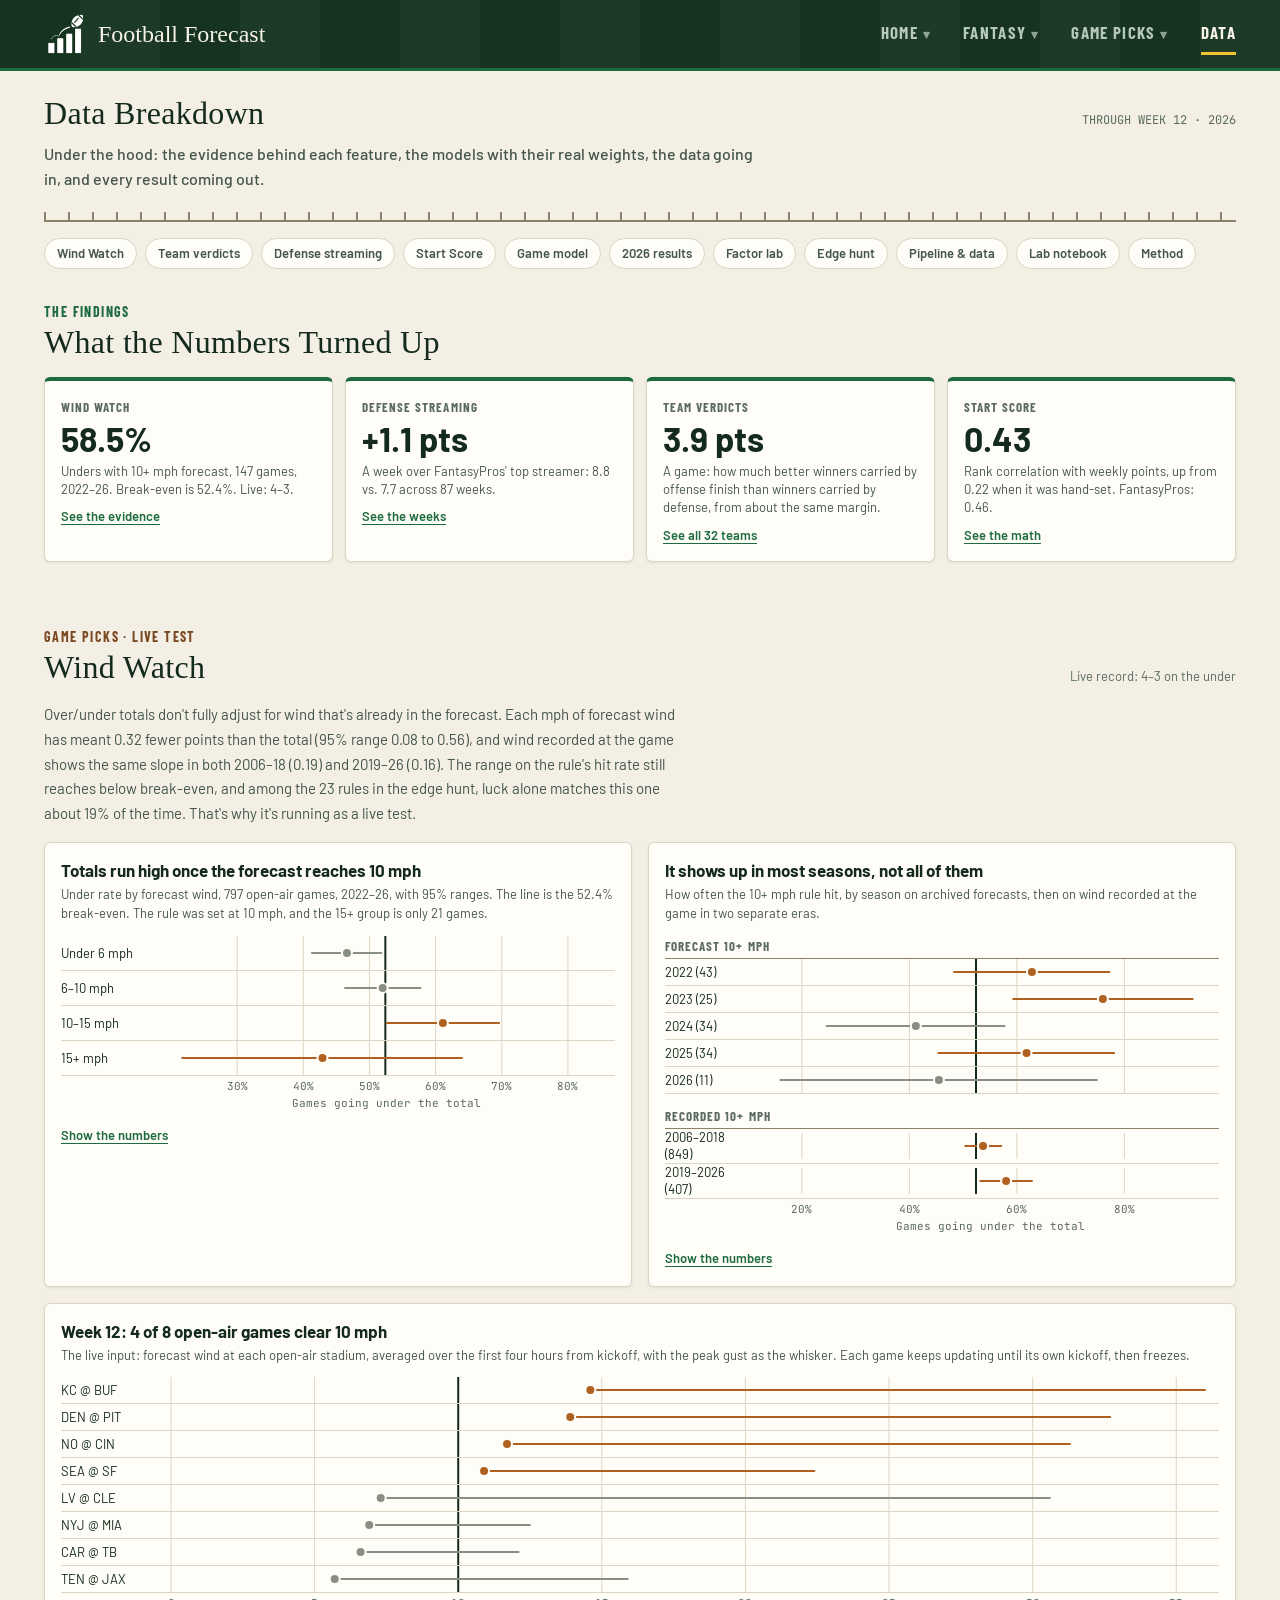
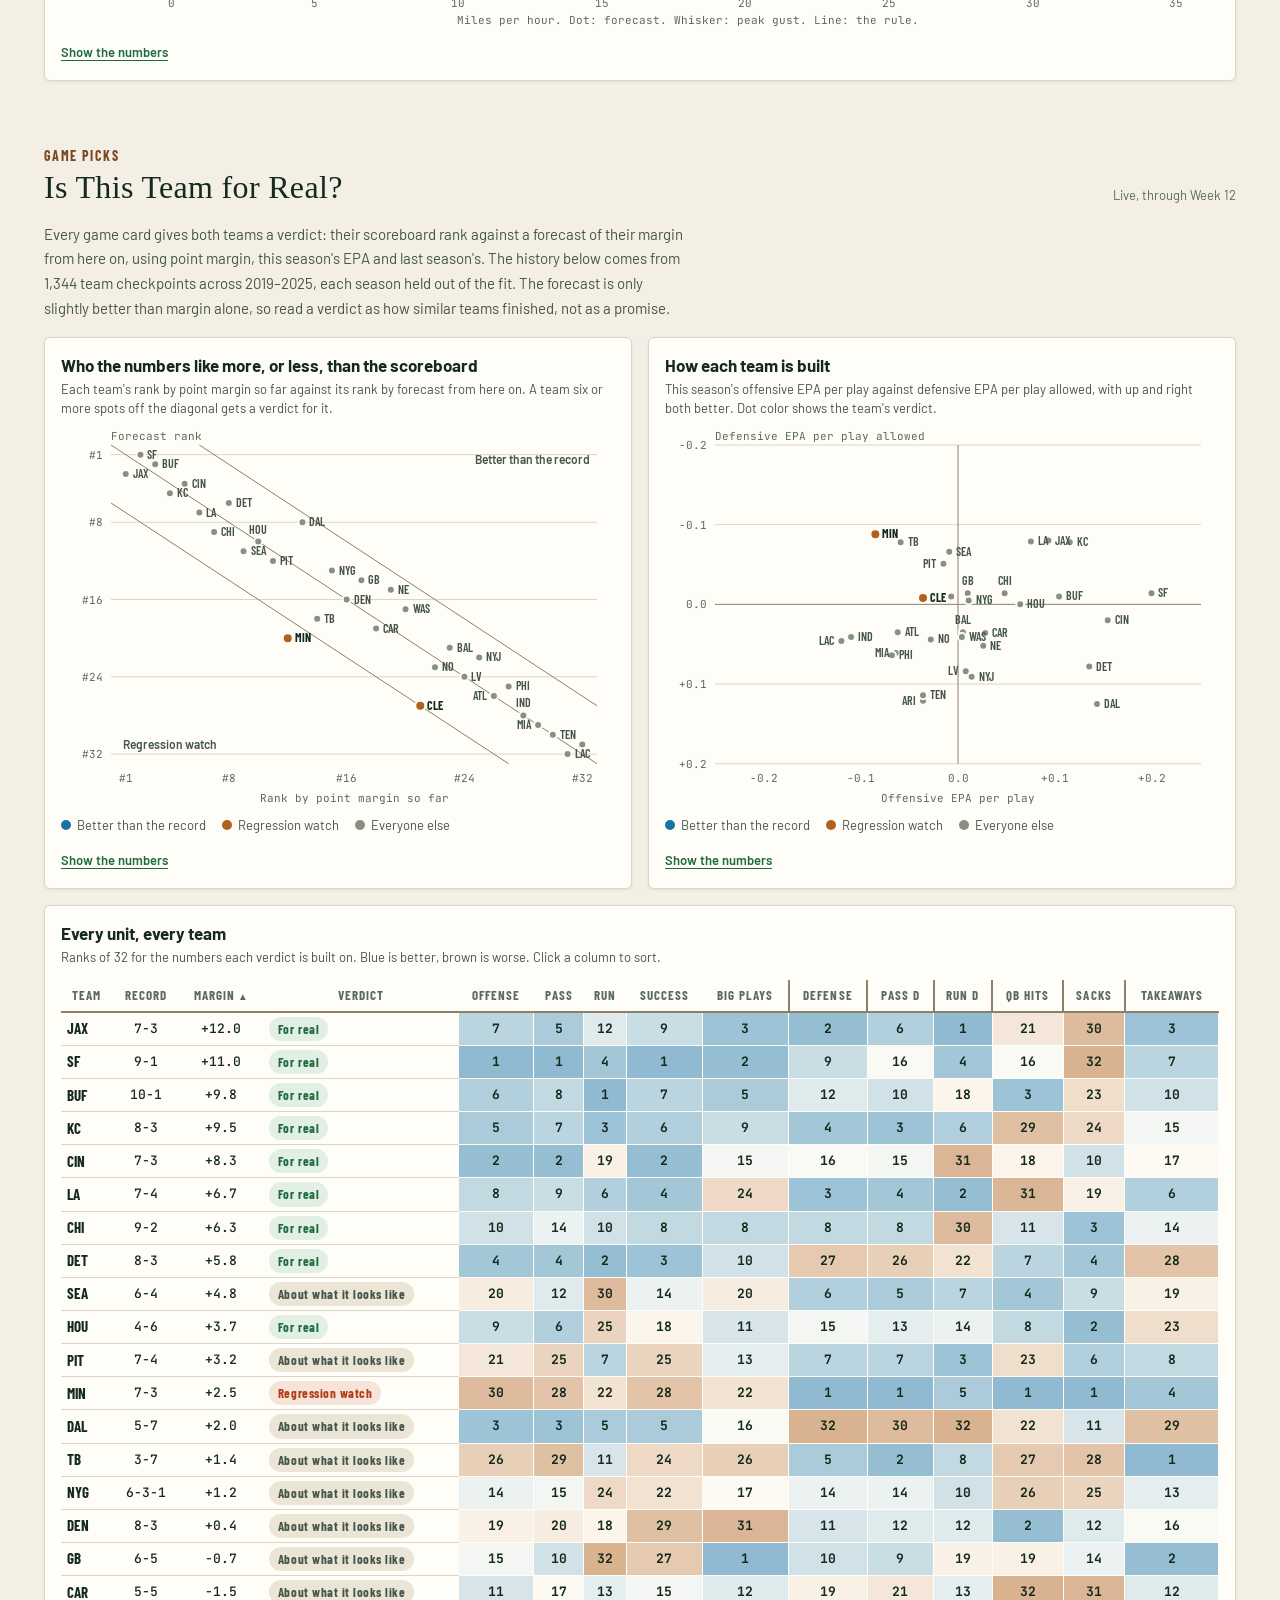
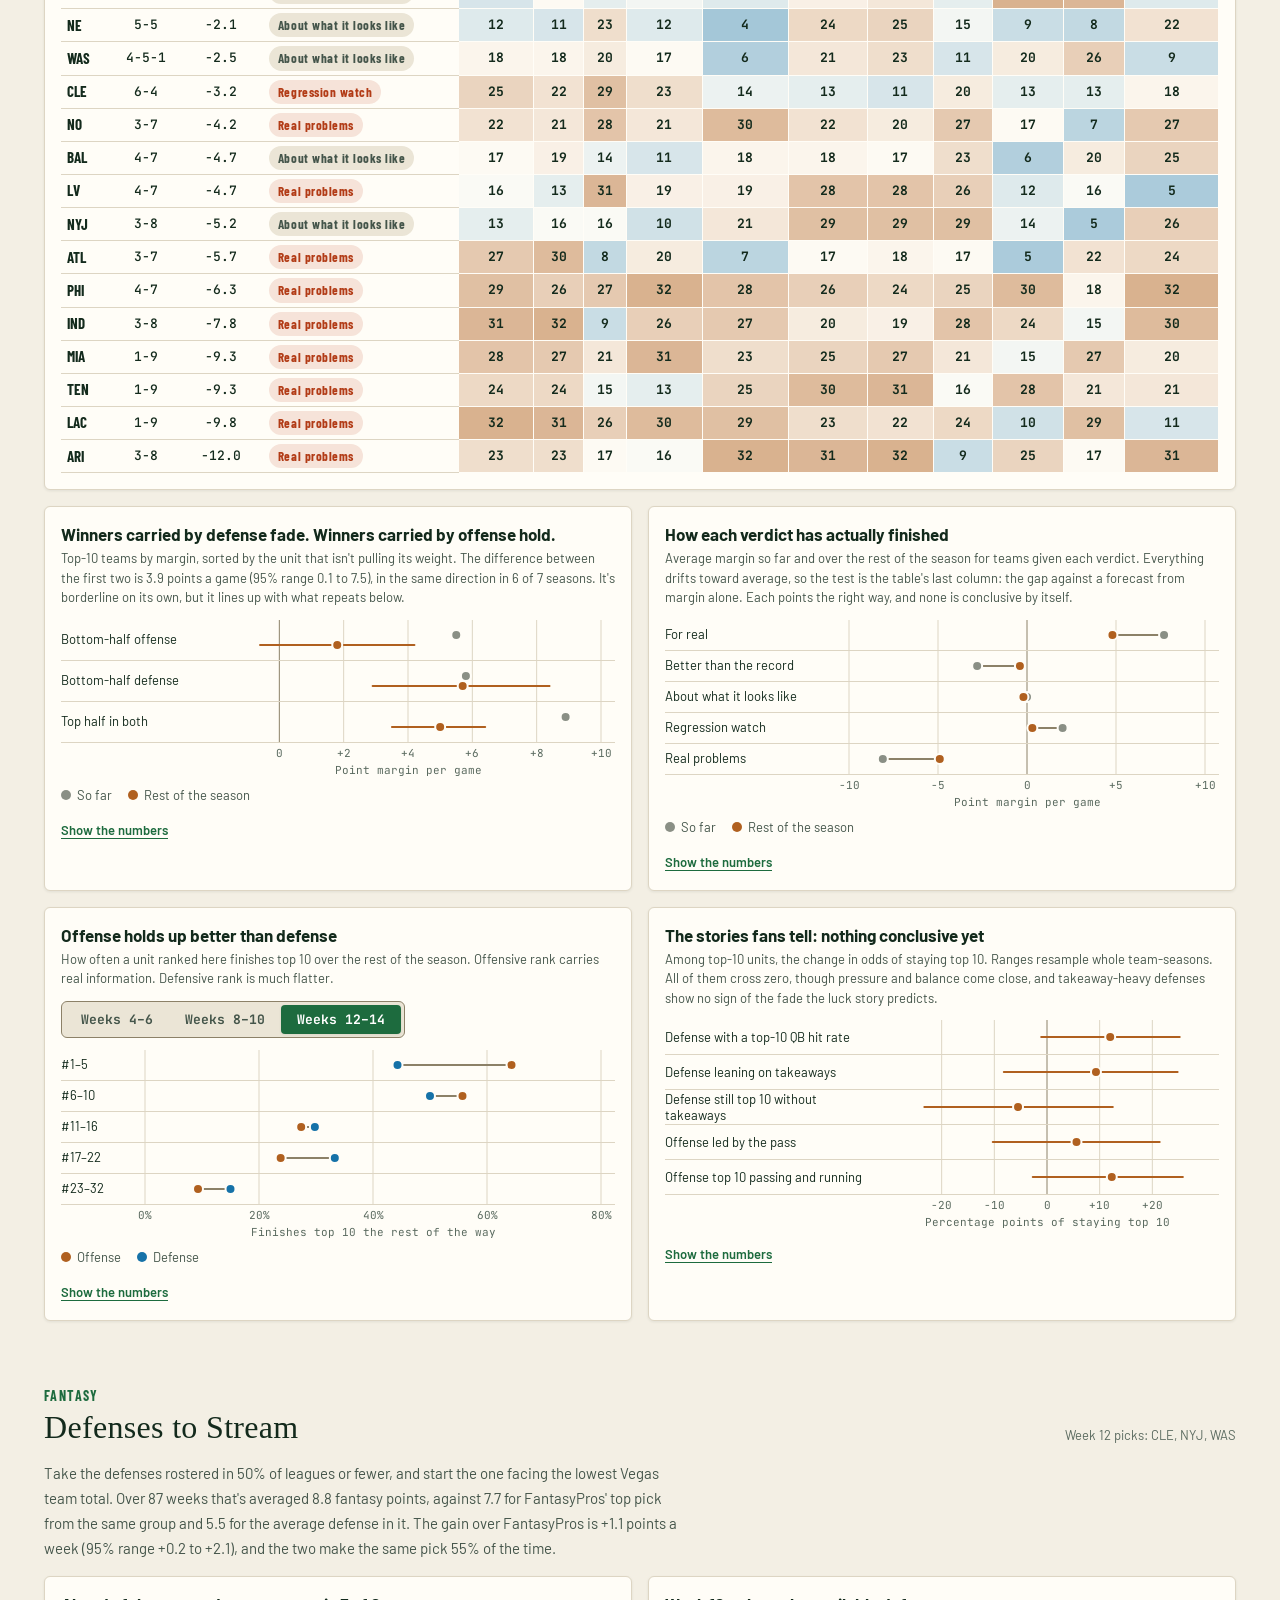
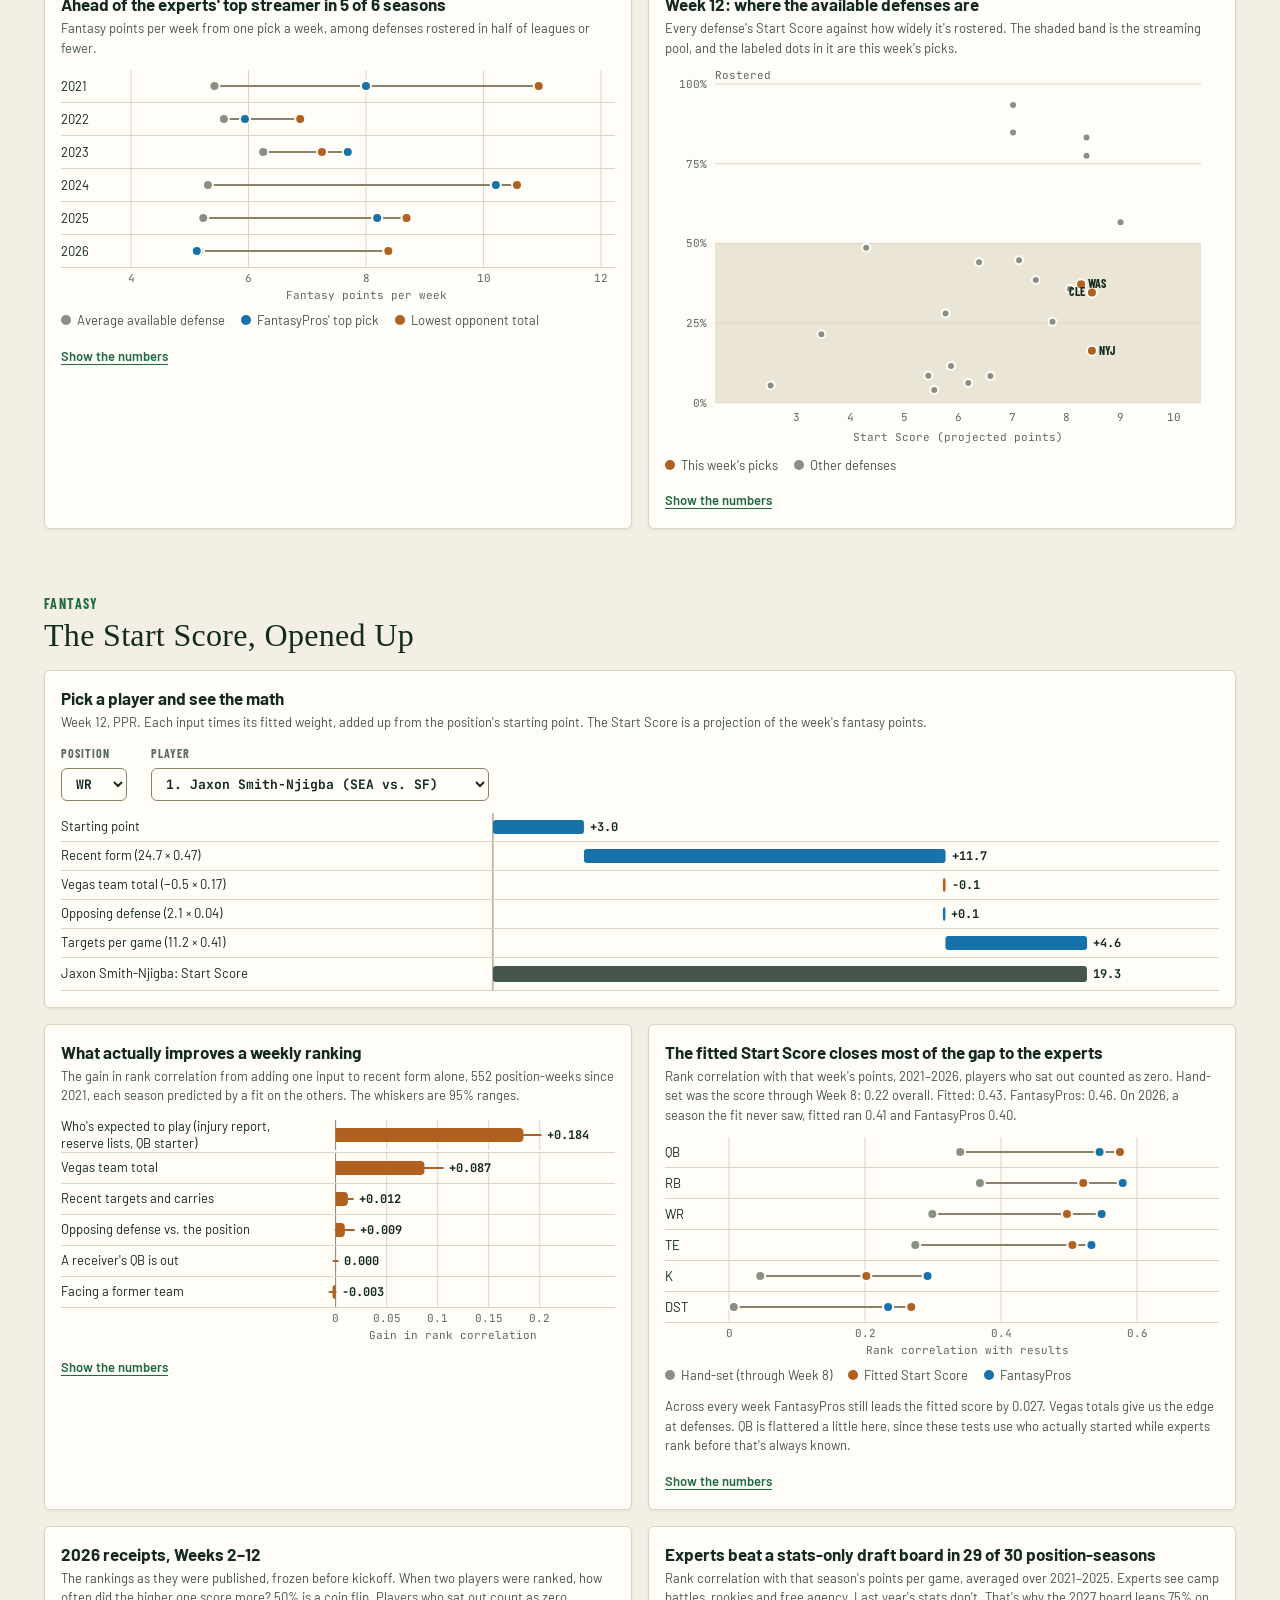
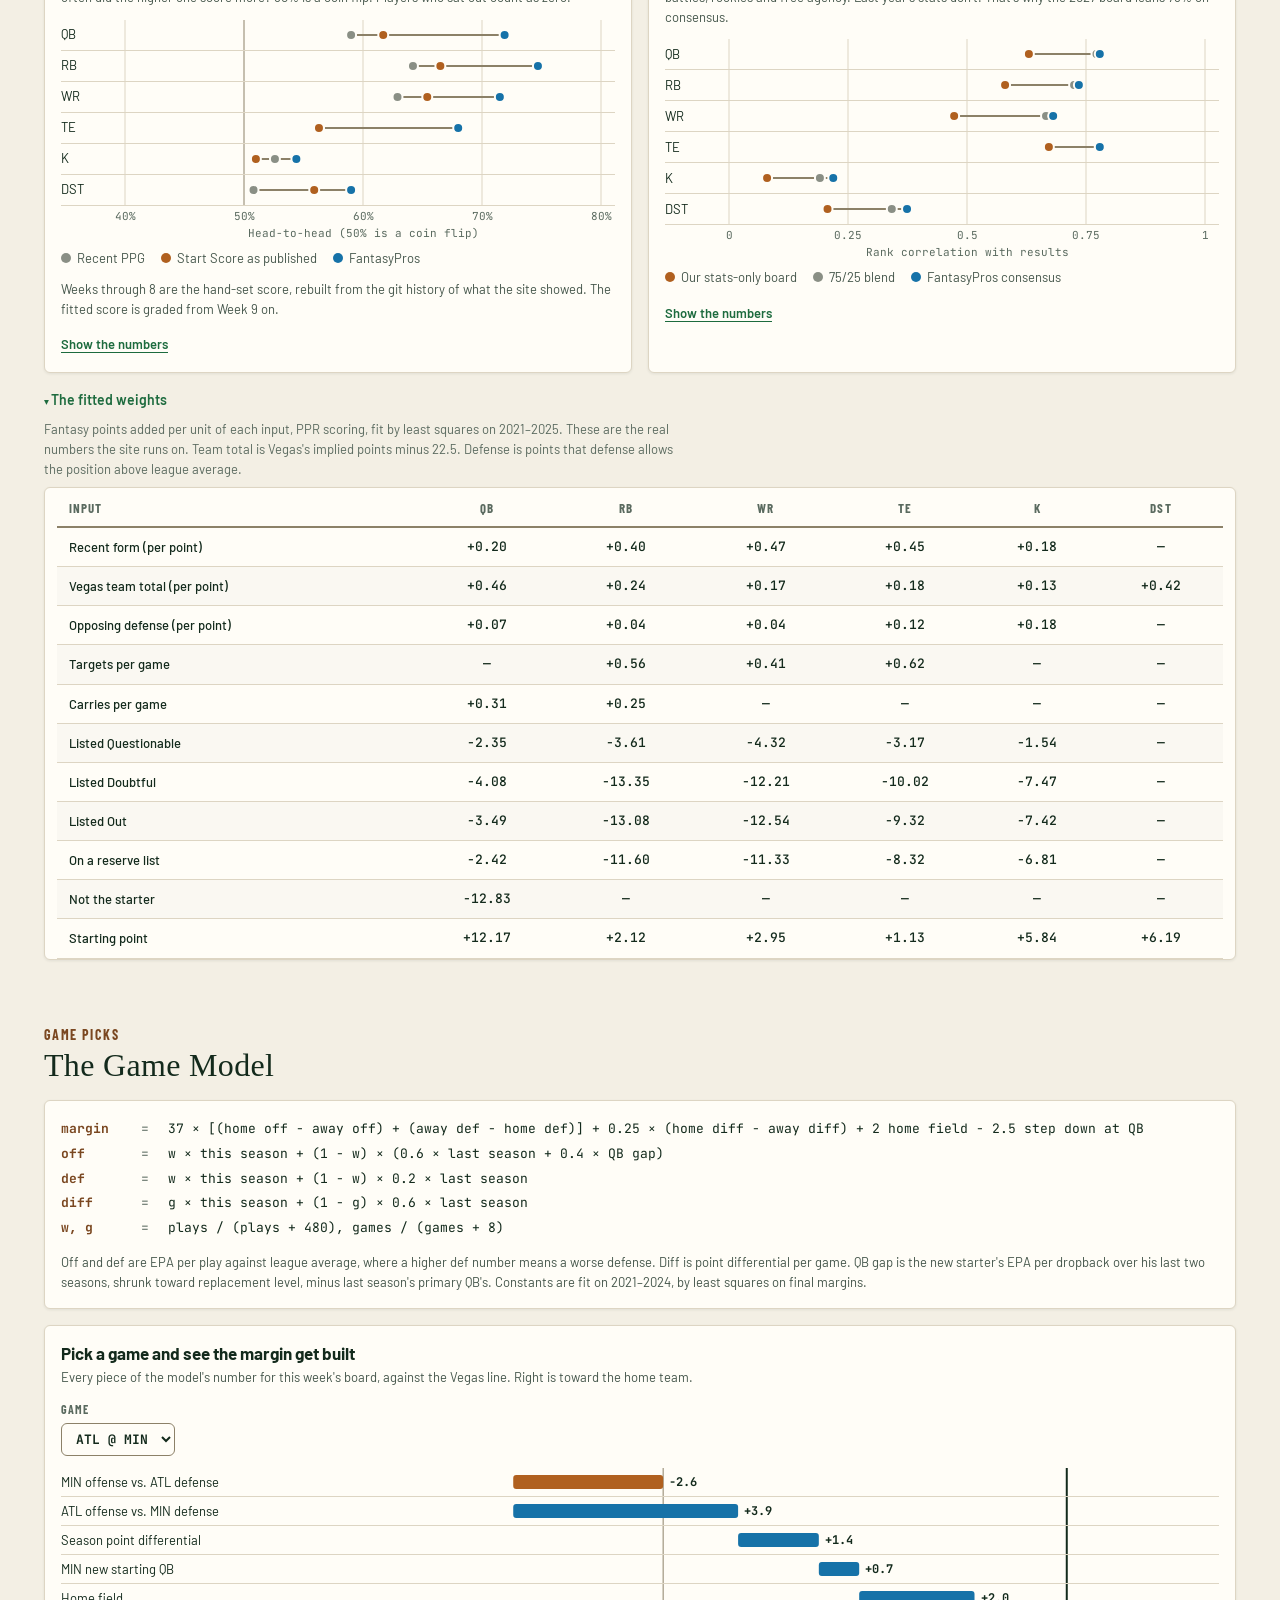
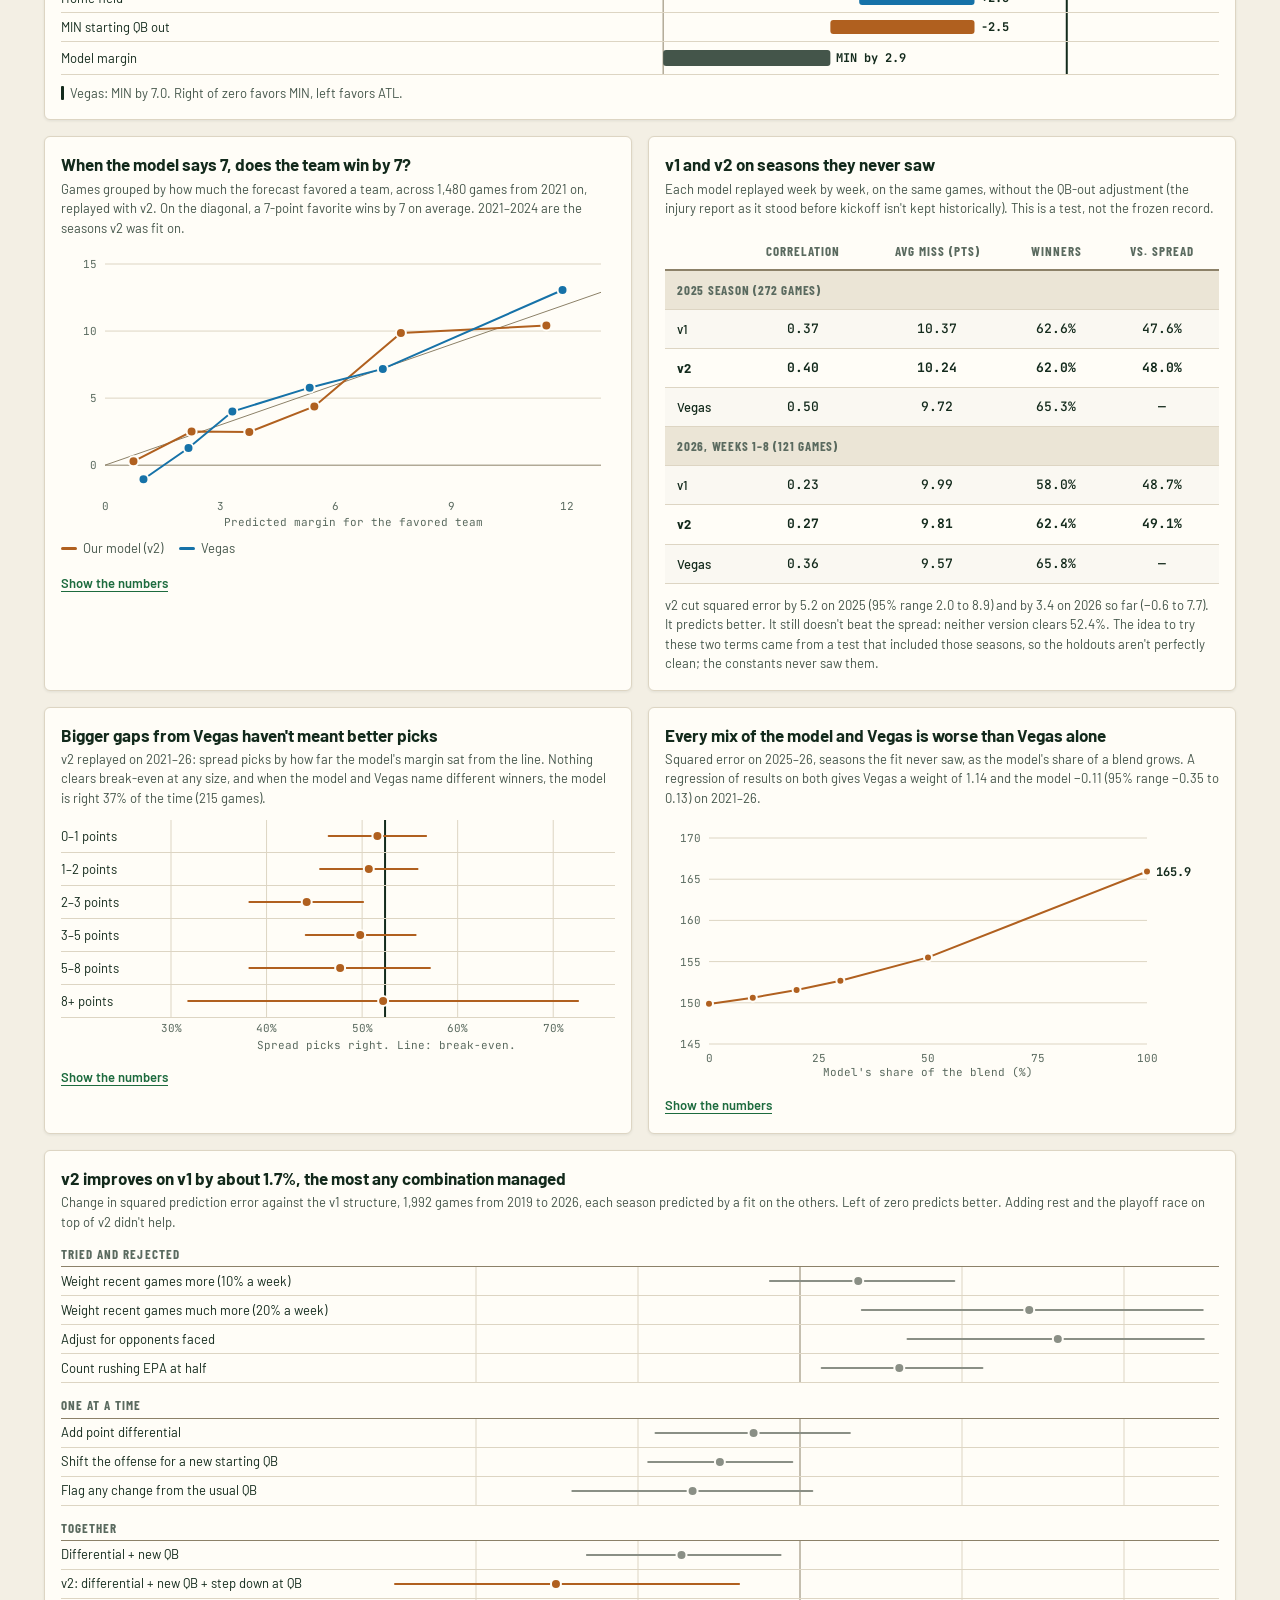
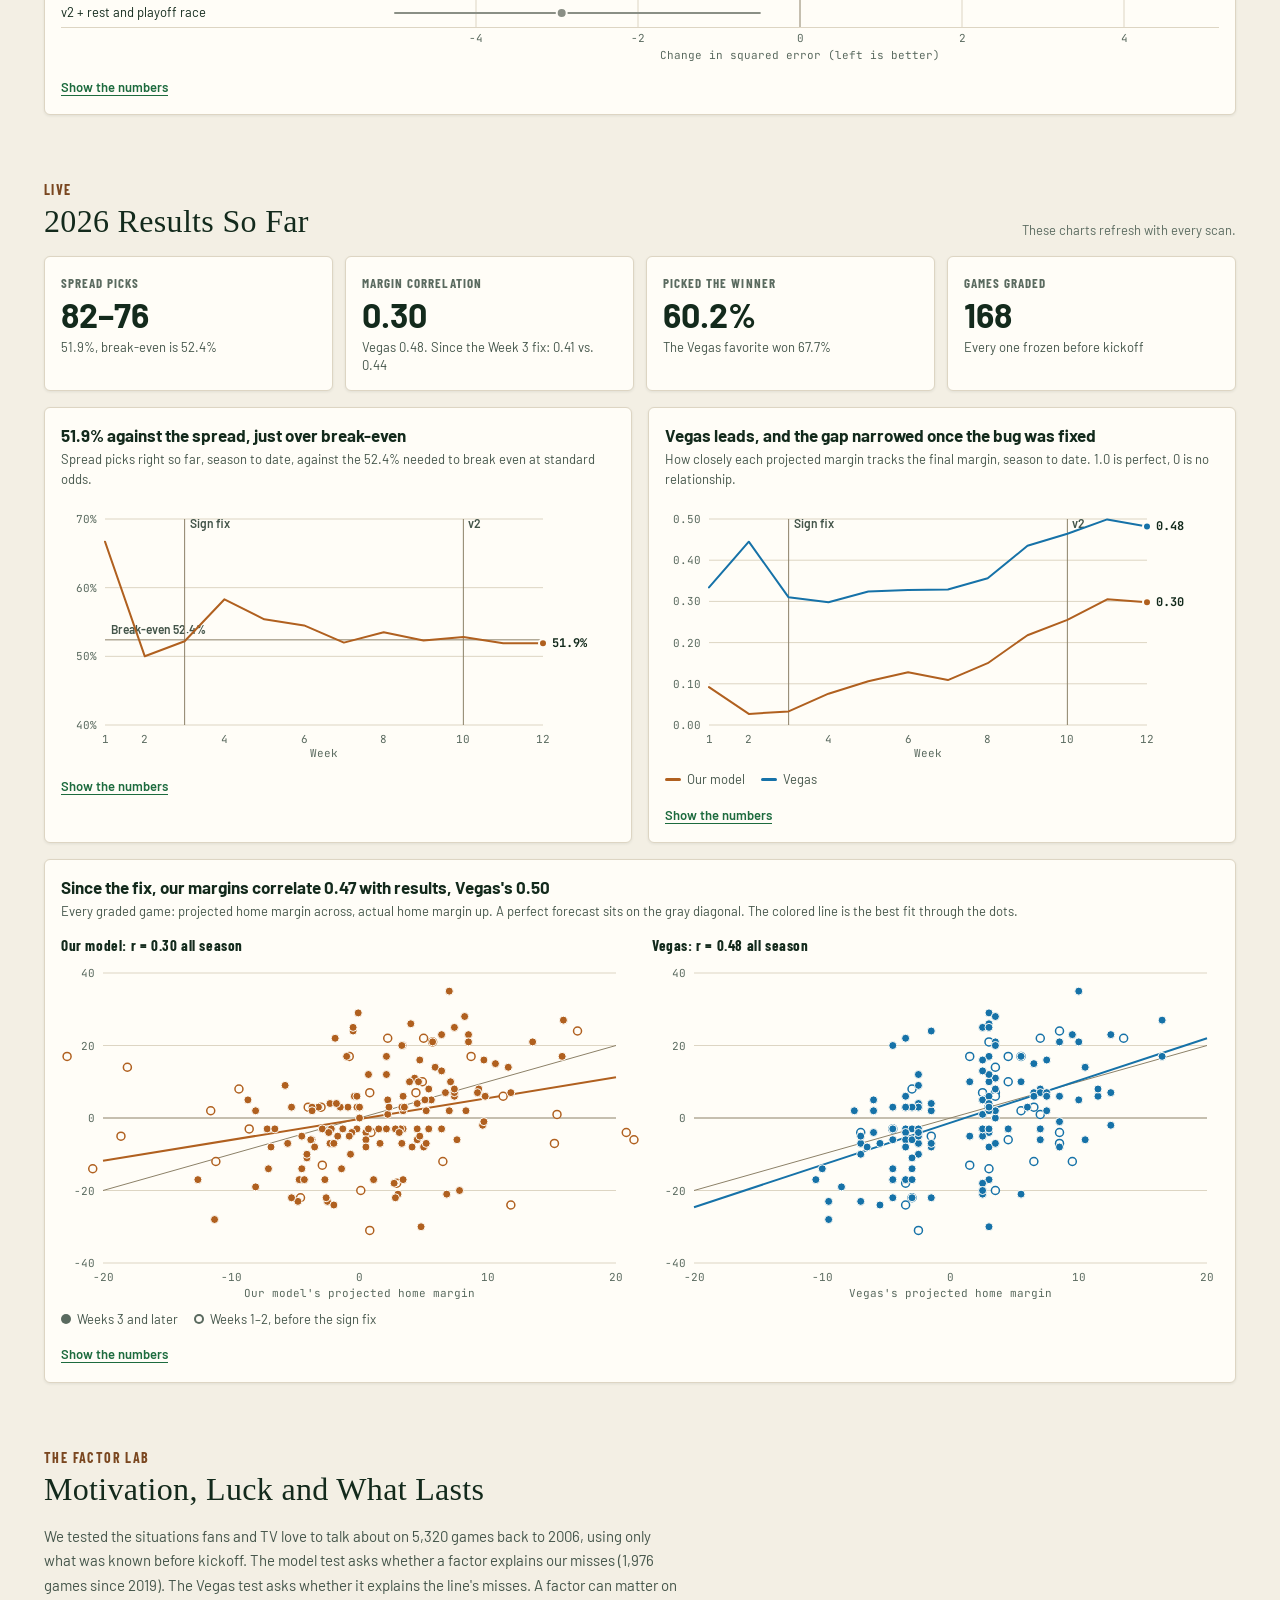
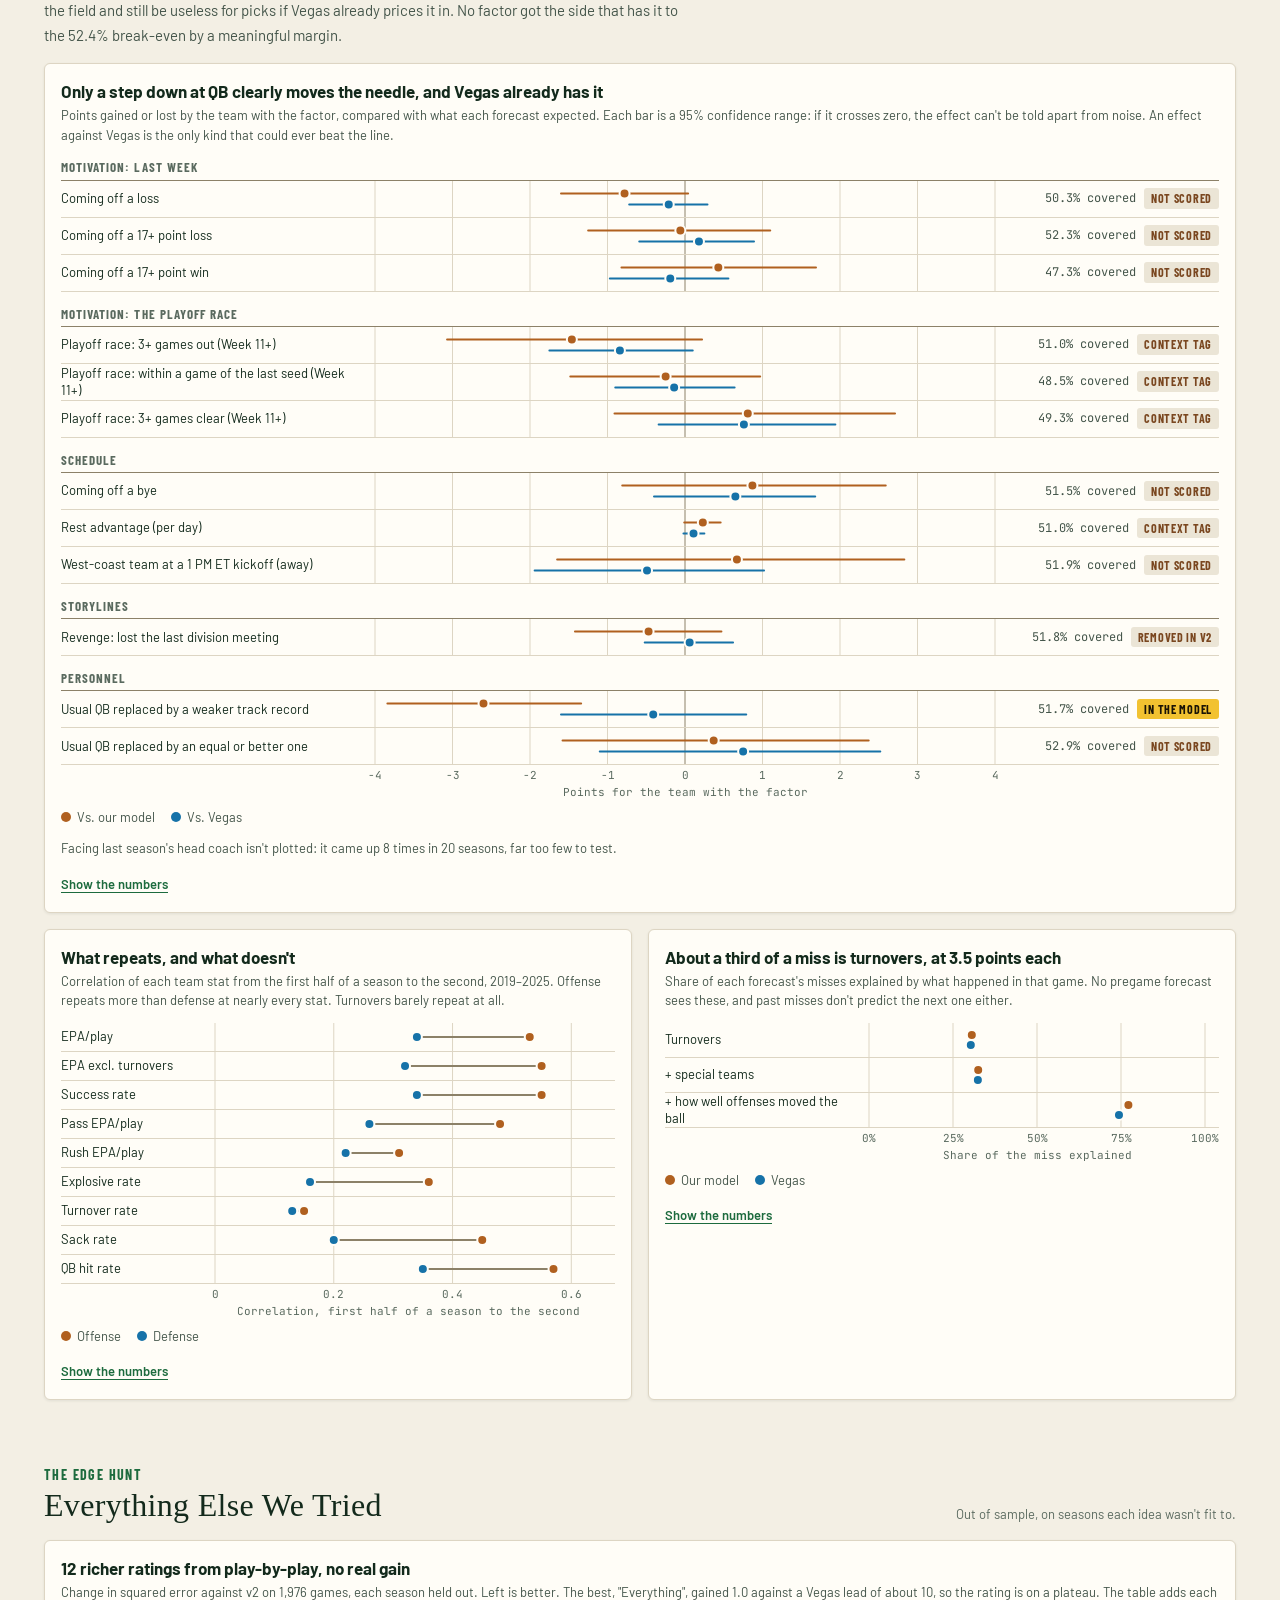
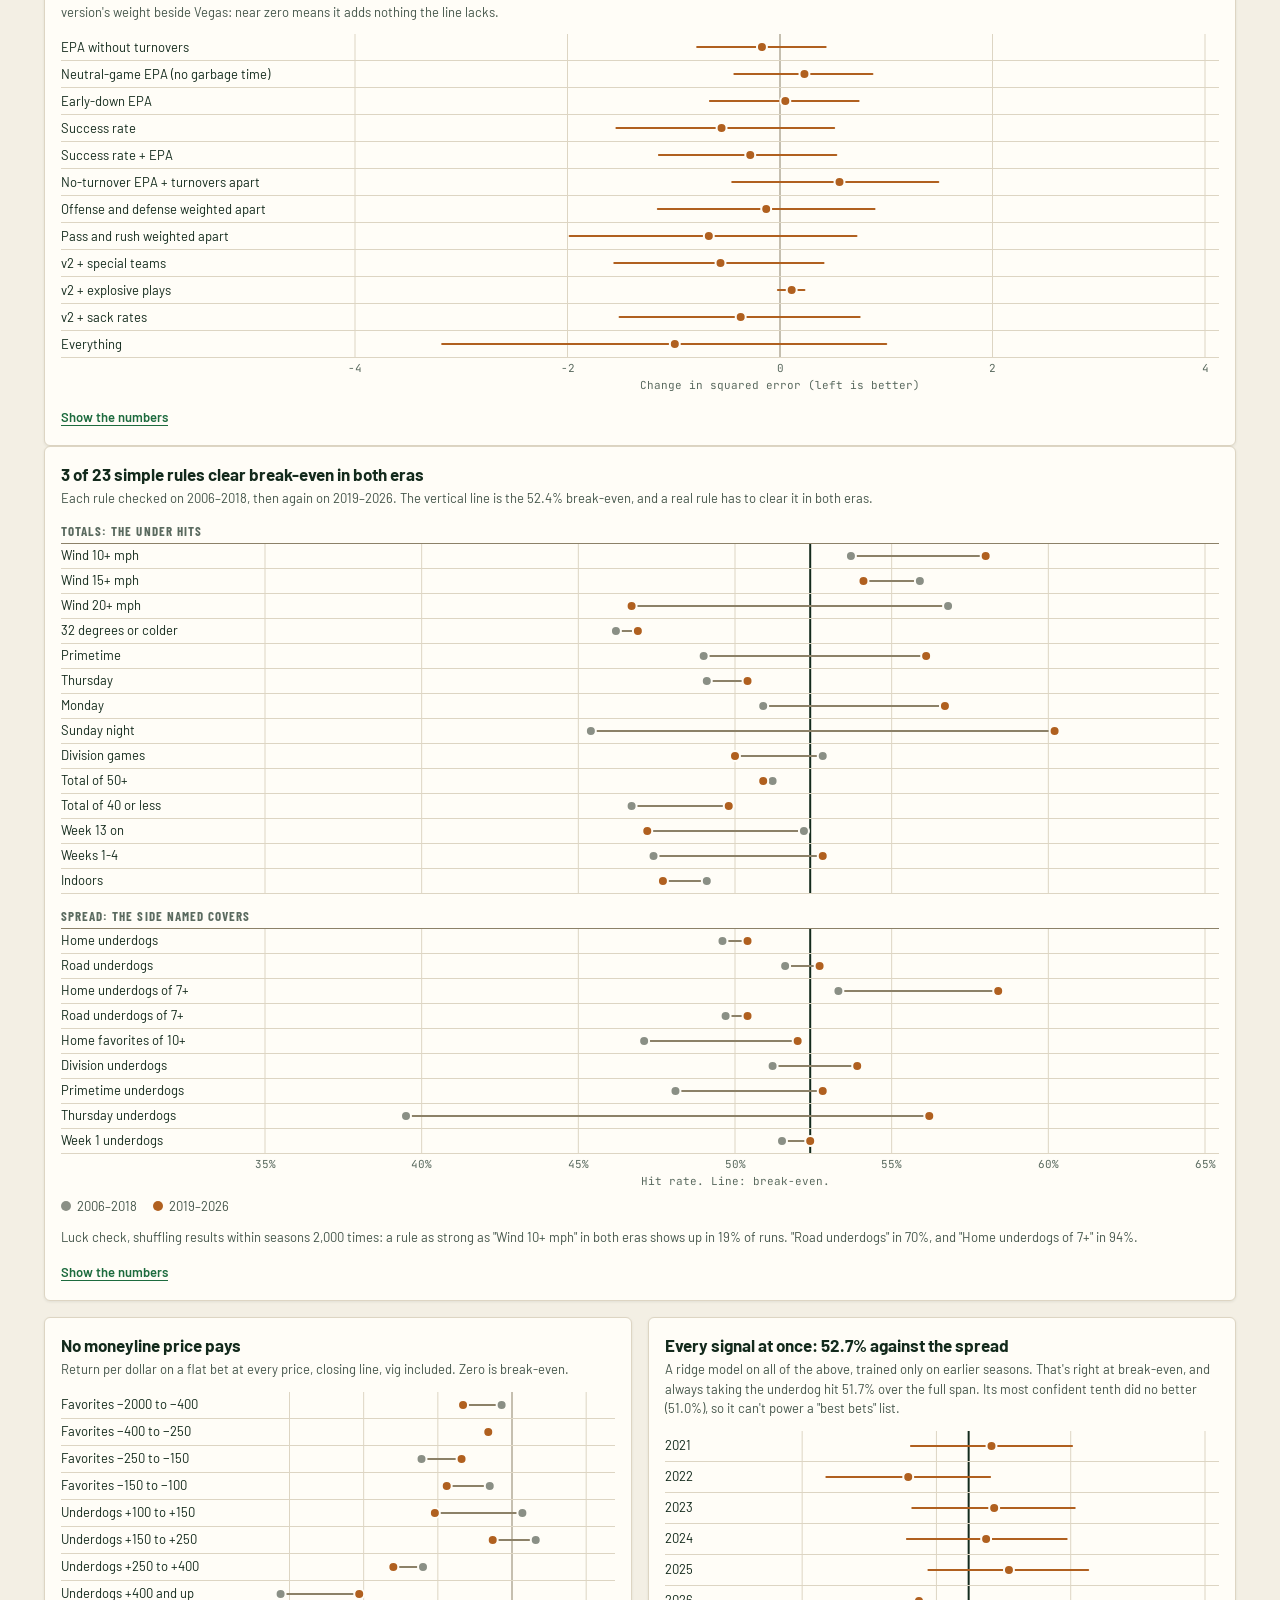
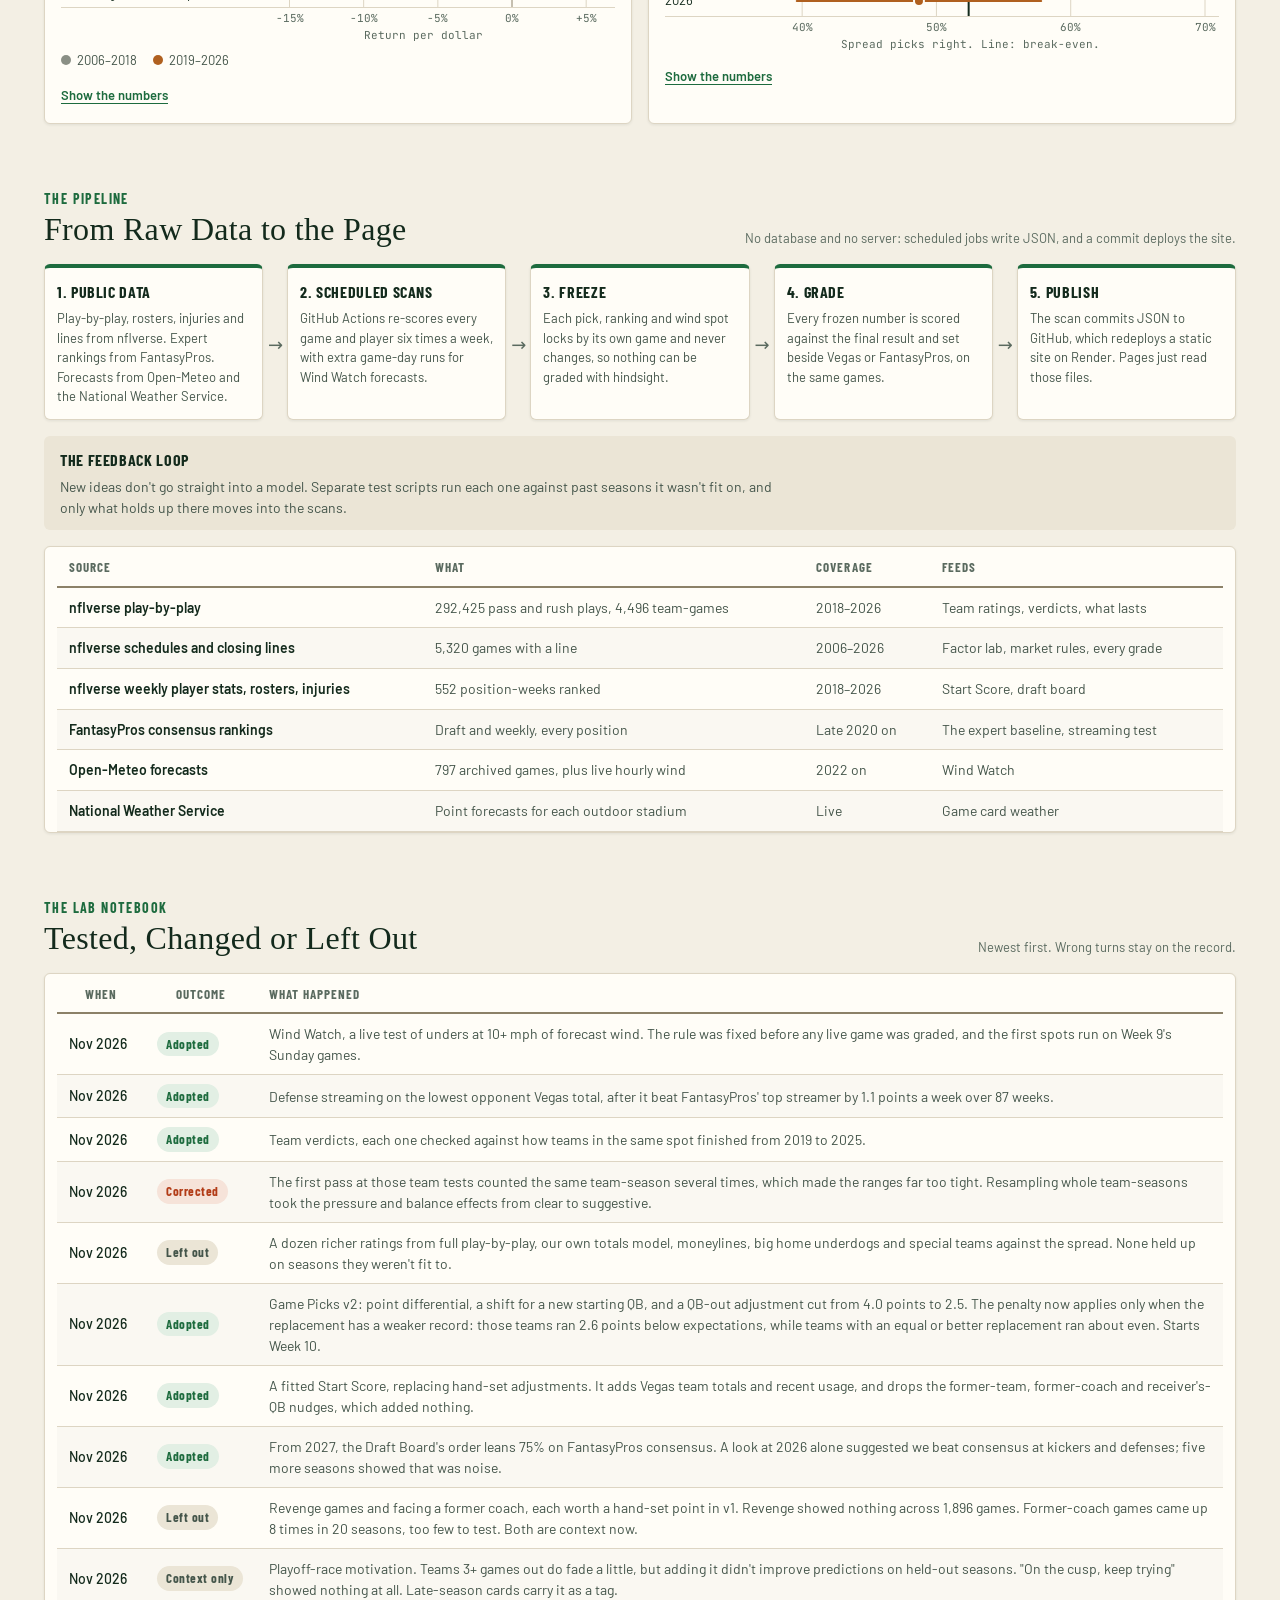
<file: data.html>
<!doctype html>
<html lang="en" data-theme="light">
<head>
<meta charset="utf-8">
<meta name="viewport" content="width=device-width, initial-scale=1">
<title>Data Breakdown — Football Forecast</title>
<meta name="description" content="Under the hood at Football Forecast: the evidence behind Wind Watch, team verdicts and defense streaming, the models with their real weights, and every idea tested along the way.">
<meta name="theme-color" content="#15331f">
<link rel="stylesheet" href="tokens.css">
<link rel="stylesheet" href="styles.css">
<link rel="icon" type="image/jpeg" href="images/favicon.jpg">
</head>
<body>

<header class="site-header">
  <nav class="site-nav">
    <a href="index.html" class="site-logo"><img src="images/logo_small_white.png" alt="" class="site-logo-img">Football Forecast</a>
    <button class="nav-burger" aria-label="Menu" onclick="toggleSiteNav(this)">&#9776;</button>
    <ul class="site-nav-links">
      <li class="nav-item has-sub">
        <a href="index.html" class="site-nav-link">Home</a>
        <ul class="site-subnav">
          <li><a href="index.html">Main</a></li>
          <li><a href="index.html#about">About</a></li>
        </ul>
      </li>
      <li class="nav-item has-sub">
        <a href="fantasy.html" class="site-nav-link">Fantasy</a>
        <ul class="site-subnav">
          <li><a href="fantasy.html#position-leaders">Position Leaders</a></li>
          <li><a href="fantasy.html#draft-board">Draft Board</a></li>
        </ul>
      </li>
      <li class="nav-item has-sub">
        <a href="betting.html" class="site-nav-link">Game Picks</a>
        <ul class="site-subnav">
          <li><a href="betting.html#game-board-section">Game Board</a></li>
          <li><a href="betting.html#track-record-section">Track Record</a></li>
          <li><a href="betting.html#wind-watch-section">Wind Watch</a></li>
        </ul>
      </li>
      <li class="nav-item"><a href="data.html" class="site-nav-link active">Data</a></li>
    </ul>
  </nav>
</header>

<main class="container">
  <div class="masthead-strip">
    <div>
      <h1>Data Breakdown</h1>
      <div class="masthead-sub">Under the hood: the evidence behind each feature, the models with their real weights, the data going in, and every result coming out.</div>
    </div>
    <div class="masthead-date" id="data-through"></div>
  </div>

  <nav class="page-toc" aria-label="On this page">
    <a href="#wind">Wind Watch</a>
    <a href="#verdicts">Team verdicts</a>
    <a href="#streaming">Defense streaming</a>
    <a href="#start-score">Start Score</a>
    <a href="#game-model">Game model</a>
    <a href="#season">2026 results</a>
    <a href="#factors">Factor lab</a>
    <a href="#edge-hunt">Edge hunt</a>
    <a href="#pipeline">Pipeline &amp; data</a>
    <a href="#log">Lab notebook</a>
    <a href="#method">Method</a>
  </nav>

  <section class="section" id="found">
    <div class="section-head">
      <div>
        <div class="section-kicker">The Findings</div>
        <h2>What the Numbers Turned Up</h2>
      </div>
    </div>
    <div class="stat-tiles feature-tiles" id="feature-tiles"></div>
  </section>

  <section class="section" id="wind">
    <div class="section-head">
      <div>
        <div class="section-kicker betting">Game Picks · Live Test</div>
        <h2>Wind Watch</h2>
      </div>
      <span class="section-note" id="wind-live-note"></span>
    </div>
    <p class="prose" id="wind-intro"></p>
    <div class="viz-grid">
      <figure class="viz card" id="viz-wind-buckets">
        <figcaption><h3 class="viz-title">Totals run high once the forecast reaches 10 mph</h3><p class="viz-sub" id="viz-wind-buckets-sub"></p></figcaption>
      </figure>
      <figure class="viz card" id="viz-wind-seasons">
        <figcaption><h3 class="viz-title">It shows up in most seasons, not all of them</h3><p class="viz-sub">How often the 10+ mph rule hit, by season on archived forecasts, then on wind recorded at the game in two separate eras.</p></figcaption>
      </figure>
    </div>
    <figure class="viz card" id="viz-wind-week">
      <figcaption><h3 class="viz-title" id="viz-wind-week-title"></h3><p class="viz-sub">The live input: forecast wind at each open-air stadium, averaged over the first four hours from kickoff, with the peak gust as the whisker. Each game keeps updating until its own kickoff, then freezes.</p></figcaption>
    </figure>
  </section>

  <section class="section" id="verdicts">
    <div class="section-head">
      <div>
        <div class="section-kicker betting">Game Picks</div>
        <h2>Is This Team for Real?</h2>
      </div>
      <span class="section-note" id="verdicts-note"></span>
    </div>
    <p class="prose" id="verdicts-intro"></p>
    <div class="viz-grid">
      <figure class="viz card" id="viz-team-forecast">
        <figcaption><h3 class="viz-title">Who the numbers like more, or less, than the scoreboard</h3><p class="viz-sub">Each team's rank by point margin so far against its rank by forecast from here on. A team six or more spots off the diagonal gets a verdict for it.</p></figcaption>
      </figure>
      <figure class="viz card" id="viz-team-build">
        <figcaption><h3 class="viz-title">How each team is built</h3><p class="viz-sub">This season's offensive EPA per play against defensive EPA per play allowed, with up and right both better. Dot color shows the team's verdict.</p></figcaption>
      </figure>
    </div>
    <figure class="viz card" id="viz-team-heat">
      <figcaption><h3 class="viz-title">Every unit, every team</h3><p class="viz-sub">Ranks of 32 for the numbers each verdict is built on. Blue is better, brown is worse. Click a column to sort.</p></figcaption>
      <div class="table-scroll heat-wrap" id="team-heat"></div>
    </figure>
    <div class="viz-grid">
      <figure class="viz card" id="viz-carried">
        <figcaption><h3 class="viz-title">Winners carried by defense fade. Winners carried by offense hold.</h3><p class="viz-sub" id="viz-carried-sub"></p></figcaption>
      </figure>
      <figure class="viz card" id="viz-verdict-history">
        <figcaption><h3 class="viz-title">How each verdict has actually finished</h3><p class="viz-sub" id="viz-verdict-history-sub"></p></figcaption>
      </figure>
    </div>
    <div class="viz-grid">
      <figure class="viz card" id="viz-hold">
        <figcaption><h3 class="viz-title">Offense holds up better than defense</h3><p class="viz-sub">How often a unit ranked here finishes top 10 over the rest of the season. Offensive rank carries real information. Defensive rank is much flatter.</p></figcaption>
        <div class="toggle-group viz-controls" id="hold-periods"></div>
      </figure>
      <figure class="viz card" id="viz-stories">
        <figcaption><h3 class="viz-title">The stories fans tell: nothing conclusive yet</h3><p class="viz-sub">Among top-10 units, the change in odds of staying top 10. Ranges resample whole team-seasons. All of them cross zero, though pressure and balance come close, and takeaway-heavy defenses show no sign of the fade the luck story predicts.</p></figcaption>
      </figure>
    </div>
  </section>

  <section class="section" id="streaming">
    <div class="section-head">
      <div>
        <div class="section-kicker">Fantasy</div>
        <h2>Defenses to Stream</h2>
      </div>
      <span class="section-note" id="streaming-note"></span>
    </div>
    <p class="prose" id="streaming-intro"></p>
    <div class="viz-grid">
      <figure class="viz card" id="viz-stream-seasons">
        <figcaption><h3 class="viz-title" id="viz-stream-seasons-title"></h3><p class="viz-sub">Fantasy points per week from one pick a week, among defenses rostered in half of leagues or fewer.</p></figcaption>
      </figure>
      <figure class="viz card" id="viz-stream-map">
        <figcaption><h3 class="viz-title" id="viz-stream-map-title"></h3><p class="viz-sub">Every defense's Start Score against how widely it's rostered. The shaded band is the streaming pool, and the labeled dots in it are this week's picks.</p></figcaption>
      </figure>
    </div>
  </section>

  <section class="section" id="start-score">
    <div class="section-head">
      <div>
        <div class="section-kicker">Fantasy</div>
        <h2>The Start Score, Opened Up</h2>
      </div>
    </div>
    <figure class="viz card" id="viz-score-explorer">
      <figcaption><h3 class="viz-title">Pick a player and see the math</h3><p class="viz-sub" id="viz-score-explorer-sub"></p></figcaption>
      <div class="dream-team-controls viz-controls">
        <label>Position <select id="score-position"></select></label>
        <label>Player <select id="score-player"></select></label>
      </div>
    </figure>
    <div class="viz-grid">
      <figure class="viz card" id="viz-gains">
        <figcaption><h3 class="viz-title">What actually improves a weekly ranking</h3><p class="viz-sub" id="viz-gains-sub"></p></figcaption>
      </figure>
      <figure class="viz card" id="viz-weekly">
        <figcaption><h3 class="viz-title" id="viz-weekly-title"></h3><p class="viz-sub" id="viz-weekly-sub"></p></figcaption>
      </figure>
    </div>
    <div class="viz-grid">
      <figure class="viz card" id="viz-receipts">
        <figcaption><h3 class="viz-title" id="viz-receipts-title"></h3><p class="viz-sub">The rankings as they were published, frozen before kickoff. When two players were ranked, how often did the higher one score more? 50% is a coin flip. Players who sat out count as zero.</p></figcaption>
      </figure>
      <figure class="viz card" id="viz-draft">
        <figcaption><h3 class="viz-title" id="viz-draft-title"></h3><p class="viz-sub" id="viz-draft-sub"></p></figcaption>
      </figure>
    </div>
    <details class="methodology-details lab-details" open>
      <summary>The fitted weights</summary>
      <p class="section-note">Fantasy points added per unit of each input, PPR scoring, fit by least squares on 2021–2025. These are the real numbers the site runs on. Team total is Vegas's implied points minus 22.5. Defense is points that defense allows the position above league average.</p>
      <div class="table-scroll card" id="weights-table"></div>
    </details>
  </section>

  <section class="section" id="game-model">
    <div class="section-head">
      <div>
        <div class="section-kicker betting">Game Picks</div>
        <h2>The Game Model</h2>
      </div>
    </div>
    <div class="formula card" id="model-formula"></div>
    <figure class="viz card" id="viz-game-explorer">
      <figcaption><h3 class="viz-title">Pick a game and see the margin get built</h3><p class="viz-sub">Every piece of the model's number for this week's board, against the Vegas line. Right is toward the home team.</p></figcaption>
      <div class="dream-team-controls viz-controls">
        <label>Game <select id="game-select"></select></label>
      </div>
    </figure>
    <div class="viz-grid">
      <figure class="viz card" id="viz-calibration">
        <figcaption><h3 class="viz-title">When the model says 7, does the team win by 7?</h3><p class="viz-sub" id="viz-calibration-sub"></p></figcaption>
      </figure>
      <figure class="viz card" id="viz-compare">
        <figcaption><h3 class="viz-title">v1 and v2 on seasons they never saw</h3><p class="viz-sub">Each model replayed week by week, on the same games, without the QB-out adjustment (the injury report as it stood before kickoff isn't kept historically). This is a test, not the frozen record.</p></figcaption>
      </figure>
    </div>
    <div class="viz-grid">
      <figure class="viz card" id="viz-gaps">
        <figcaption><h3 class="viz-title">Bigger gaps from Vegas haven't meant better picks</h3><p class="viz-sub" id="viz-gaps-sub"></p></figcaption>
      </figure>
      <figure class="viz card" id="viz-blend">
        <figcaption><h3 class="viz-title">Every mix of the model and Vegas is worse than Vegas alone</h3><p class="viz-sub" id="viz-blend-sub"></p></figcaption>
      </figure>
    </div>
    <figure class="viz card" id="viz-rating">
      <figcaption><h3 class="viz-title" id="viz-rating-title"></h3><p class="viz-sub" id="viz-rating-sub"></p></figcaption>
    </figure>
  </section>

  <section class="section" id="season">
    <div class="section-head">
      <div>
        <div class="section-kicker betting">Live</div>
        <h2>2026 Results So Far</h2>
      </div>
      <span class="section-note">These charts refresh with every scan.</span>
    </div>
    <div class="stat-tiles" id="stat-tiles"></div>
    <div class="viz-grid">
      <figure class="viz card" id="viz-ats">
        <figcaption><h3 class="viz-title" id="viz-ats-title"></h3><p class="viz-sub">Spread picks right so far, season to date, against the 52.4% needed to break even at standard odds.</p></figcaption>
      </figure>
      <figure class="viz card" id="viz-corr">
        <figcaption><h3 class="viz-title" id="viz-corr-title"></h3><p class="viz-sub">How closely each projected margin tracks the final margin, season to date. 1.0 is perfect, 0 is no relationship.</p></figcaption>
      </figure>
    </div>
    <figure class="viz card" id="viz-scatter">
      <figcaption><h3 class="viz-title" id="viz-scatter-title"></h3><p class="viz-sub">Every graded game: projected home margin across, actual home margin up. A perfect forecast sits on the gray diagonal. The colored line is the best fit through the dots.</p></figcaption>
    </figure>
  </section>

  <section class="section" id="factors">
    <div class="section-head">
      <div>
        <div class="section-kicker betting">The Factor Lab</div>
        <h2>Motivation, Luck and What Lasts</h2>
      </div>
    </div>
    <p class="prose" id="motivation-intro"></p>
    <figure class="viz card" id="viz-forest">
      <figcaption><h3 class="viz-title" id="viz-forest-title"></h3><p class="viz-sub">Points gained or lost by the team with the factor, compared with what each forecast expected. Each bar is a 95% confidence range: if it crosses zero, the effect can't be told apart from noise. An effect against Vegas is the only kind that could ever beat the line.</p></figcaption>
    </figure>
    <div class="viz-grid">
      <figure class="viz card" id="viz-lasts">
        <figcaption><h3 class="viz-title">What repeats, and what doesn't</h3><p class="viz-sub">Correlation of each team stat from the first half of a season to the second, 2019–2025. Offense repeats more than defense at nearly every stat. Turnovers barely repeat at all.</p></figcaption>
      </figure>
      <figure class="viz card" id="viz-explained">
        <figcaption><h3 class="viz-title" id="viz-explained-title"></h3><p class="viz-sub">Share of each forecast's misses explained by what happened in that game. No pregame forecast sees these, and past misses don't predict the next one either.</p></figcaption>
      </figure>
    </div>
  </section>

  <section class="section" id="edge-hunt">
    <div class="section-head">
      <div>
        <div class="section-kicker">The Edge Hunt</div>
        <h2>Everything Else We Tried</h2>
      </div>
      <span class="section-note">Out of sample, on seasons each idea wasn't fit to.</span>
    </div>
    <figure class="viz card" id="viz-pbp">
      <figcaption><h3 class="viz-title" id="viz-pbp-title"></h3><p class="viz-sub" id="viz-pbp-sub"></p></figcaption>
    </figure>
    <figure class="viz card" id="viz-rules">
      <figcaption><h3 class="viz-title" id="viz-rules-title"></h3><p class="viz-sub">Each rule checked on 2006–2018, then again on 2019–2026. The vertical line is the 52.4% break-even, and a real rule has to clear it in both eras.</p></figcaption>
    </figure>
    <div class="viz-grid">
      <figure class="viz card" id="viz-moneyline">
        <figcaption><h3 class="viz-title">No moneyline price pays</h3><p class="viz-sub">Return per dollar on a flat bet at every price, closing line, vig included. Zero is break-even.</p></figcaption>
      </figure>
      <figure class="viz card" id="viz-combined">
        <figcaption><h3 class="viz-title" id="viz-combined-title"></h3><p class="viz-sub" id="viz-combined-sub"></p></figcaption>
      </figure>
    </div>
  </section>

  <section class="section" id="pipeline">
    <div class="section-head">
      <div>
        <div class="section-kicker">The Pipeline</div>
        <h2>From Raw Data to the Page</h2>
      </div>
      <span class="section-note">No database and no server: scheduled jobs write JSON, and a commit deploys the site.</span>
    </div>
    <ol class="pipe">
      <li class="pipe-step">
        <div class="pipe-title">1. Public data</div>
        <p>Play-by-play, rosters, injuries and lines from nflverse. Expert rankings from FantasyPros. Forecasts from Open-Meteo and the National Weather Service.</p>
      </li>
      <li class="pipe-step">
        <div class="pipe-title">2. Scheduled scans</div>
        <p>GitHub Actions re-scores every game and player six times a week, with extra game-day runs for Wind Watch forecasts.</p>
      </li>
      <li class="pipe-step">
        <div class="pipe-title">3. Freeze</div>
        <p>Each pick, ranking and wind spot locks by its own game and never changes, so nothing can be graded with hindsight.</p>
      </li>
      <li class="pipe-step">
        <div class="pipe-title">4. Grade</div>
        <p>Every frozen number is scored against the final result and set beside Vegas or FantasyPros, on the same games.</p>
      </li>
      <li class="pipe-step">
        <div class="pipe-title">5. Publish</div>
        <p>The scan commits JSON to GitHub, which redeploys a static site on Render. Pages just read those files.</p>
      </li>
    </ol>
    <div class="pipe-loop">
      <div class="pipe-title">The feedback loop</div>
      <p>New ideas don't go straight into a model. Separate test scripts run each one against past seasons it wasn't fit on, and only what holds up there moves into the scans.</p>
    </div>
    <div class="card table-scroll inventory" id="inventory"></div>
  </section>

  <section class="section" id="log">
    <div class="section-head">
      <div>
        <div class="section-kicker">The Lab Notebook</div>
        <h2>Tested, Changed or Left Out</h2>
      </div>
      <span class="section-note">Newest first. Wrong turns stay on the record.</span>
    </div>
    <div class="card table-scroll">
      <table class="data-table log-table">
        <thead><tr><th class="w-md">When</th><th class="w-lg">Outcome</th><th class="left">What happened</th></tr></thead>
        <tbody>
          <tr><td>Nov 2026</td><td><span class="pill up">Adopted</span></td><td>Wind Watch, a live test of unders at 10+ mph of forecast wind. The rule was fixed before any live game was graded, and the first spots run on Week 9's Sunday games.</td></tr>
          <tr><td>Nov 2026</td><td><span class="pill up">Adopted</span></td><td>Defense streaming on the lowest opponent Vegas total, after it beat FantasyPros' top streamer by 1.1 points a week over 87 weeks.</td></tr>
          <tr><td>Nov 2026</td><td><span class="pill up">Adopted</span></td><td>Team verdicts, each one checked against how teams in the same spot finished from 2019 to 2025.</td></tr>
          <tr><td>Nov 2026</td><td><span class="pill down">Corrected</span></td><td>The first pass at those team tests counted the same team-season several times, which made the ranges far too tight. Resampling whole team-seasons took the pressure and balance effects from clear to suggestive.</td></tr>
          <tr><td>Nov 2026</td><td><span class="pill pos">Left out</span></td><td>A dozen richer ratings from full play-by-play, our own totals model, moneylines, big home underdogs and special teams against the spread. None held up on seasons they weren't fit to.</td></tr>
          <tr><td>Nov 2026</td><td><span class="pill up">Adopted</span></td><td>Game Picks v2: point differential, a shift for a new starting QB, and a QB-out adjustment cut from 4.0 points to 2.5. The penalty now applies only when the replacement has a weaker record: those teams ran 2.6 points below expectations, while teams with an equal or better replacement ran about even. Starts Week 10.</td></tr>
          <tr><td>Nov 2026</td><td><span class="pill up">Adopted</span></td><td>A fitted Start Score, replacing hand-set adjustments. It adds Vegas team totals and recent usage, and drops the former-team, former-coach and receiver's-QB nudges, which added nothing.</td></tr>
          <tr><td>Nov 2026</td><td><span class="pill up">Adopted</span></td><td>From 2027, the Draft Board's order leans 75% on FantasyPros consensus. A look at 2026 alone suggested we beat consensus at kickers and defenses; five more seasons showed that was noise.</td></tr>
          <tr><td>Nov 2026</td><td><span class="pill pos">Left out</span></td><td>Revenge games and facing a former coach, each worth a hand-set point in v1. Revenge showed nothing across 1,896 games. Former-coach games came up 8 times in 20 seasons, too few to test. Both are context now.</td></tr>
          <tr><td>Nov 2026</td><td><span class="pill pos">Context only</span></td><td>Playoff-race motivation. Teams 3+ games out do fade a little, but adding it didn't improve predictions on held-out seasons. "On the cusp, keep trying" showed nothing at all. Late-season cards carry it as a tag.</td></tr>
          <tr><td>Nov 2026</td><td><span class="pill down">Bug fixed</span></td><td>A Friday scan rewrote each week's frozen file from a board that only lists unplayed games, which dropped that week's Thursday game. Six went ungraded. They're restored from their pre-kickoff commits, and games now lock one at a time.</td></tr>
          <tr><td>Nov 2026</td><td><span class="pill down">Bug fixed</span></td><td>Weekly Rankings still ranked players on reserve lists, because those players drop off the injury report, along with backup QBs whose numbers came from a game or two. Both now count as not playing.</td></tr>
          <tr><td>Oct 2026</td><td><span class="pill pos">Left out</span></td><td>Offensive-line continuity. A returning line sounds like an obvious edge, but across 1,359 games it didn't lift offenses or improve predictions on held-out seasons. It stays a context tag.</td></tr>
          <tr><td>Sep 2026</td><td><span class="pill down">Bug fixed</span></td><td>The board picked winners but graded them against the spread. Every past week was re-graded from its frozen margin and line, and the record went from 17–14 to 15–15.</td></tr>
          <tr><td>Sep 2026</td><td><span class="pill down">Bug fixed</span></td><td>A sign error counted each defense backward, which nearly cancelled the whole rating: margins correlated 0.06 with results. After the fix, 0.37. Weeks 1–2 stay on the record as v0.</td></tr>
        </tbody>
      </table>
    </div>
  </section>

  <section class="section" id="method">
    <div class="section-head">
      <div>
        <div class="section-kicker">Method</div>
        <h2>How to Read This Page</h2>
      </div>
    </div>
    <div class="about-grid">
      <div>
        <div class="front-block-title">The terms</div>
        <p><strong>EPA</strong> (expected points added) measures how much each play changed a team's scoring chances. <strong>Correlation</strong> runs from 0 (no relationship) to 1 (perfect). <strong>Against the spread</strong> asks whether a team beat Vegas's handicap, and 52.4% right is the break-even point at standard odds. A <strong>95% range</strong> is where the true effect plausibly sits, given how noisy the sample is.</p>
      </div>
      <div>
        <div class="front-block-title">Out of sample</div>
        <p>A model always looks good on the data it was fit to, so the numbers here come from games it never saw. Game constants are fit on 2021–2024 and scored on 2025 and 2026. The other tests hold out one season at a time, fit on the rest, and predict the one left out. Where a test's ideas came from seeing those same seasons, the note says so.</p>
      </div>
      <div>
        <div class="front-block-title">The code</div>
        <p>All of it is public: the <a href="https://github.com/torenCodes/football-analytics/blob/main/scripts/betting_scan.py">game model</a>, <a href="https://github.com/torenCodes/football-analytics/blob/main/scripts/fantasy_scan.py">fantasy scan</a>, and the <a href="https://github.com/torenCodes/football-analytics/blob/main/scripts/wind_lab.py">wind</a>, <a href="https://github.com/torenCodes/football-analytics/blob/main/scripts/team_lab.py">team</a>, <a href="https://github.com/torenCodes/football-analytics/blob/main/scripts/streaming_lab.py">streaming</a>, <a href="https://github.com/torenCodes/football-analytics/blob/main/scripts/factor_lab.py">factor</a>, <a href="https://github.com/torenCodes/football-analytics/blob/main/scripts/rating_lab.py">rating</a>, <a href="https://github.com/torenCodes/football-analytics/blob/main/scripts/fantasy_lab.py">fantasy</a> and <a href="https://github.com/torenCodes/football-analytics/blob/main/scripts/edge_lab.py">edge</a> labs. <span id="lab-dates"></span></p>
      </div>
    </div>
  </section>

  <div class="disclaimer">
    <p>
      Educational research project, not betting or financial advice. Everything here is one tunable model's output
      and a set of backtests, not a guarantee of results.
    </p>
  </div>
</main>

<footer class="site-footer">
  <div class="site-footer-inner">
    <div class="footer-brand">
      <a href="index.html" class="site-logo"><img src="images/logo_small_white.png" alt="" class="site-logo-img">Football Forecast</a>
      <p>NFL fantasy and Game Picks research built on public data — every pick is frozen before kickoff and graded in public afterward.</p>
      <p class="footer-project">This site is a <a href="https://databytoren.com">databytoren.com</a> project.</p>
      <p>The code, data pipeline and methodology are open on <a href="https://github.com/torenCodes/football-analytics">GitHub</a>.</p>
    </div>
    <nav class="footer-col" aria-label="Footer">
      <div class="footer-heading">Explore</div>
      <ul>
        <li><a href="index.html">Home</a></li>
        <li><a href="fantasy.html">Fantasy</a></li>
        <li><a href="betting.html">Game Picks</a></li>
        <li><a href="betting.html#track-record-section">Track Record</a></li>
        <li><a href="data.html">Data Breakdown</a></li>
      </ul>
    </nav>
    <div class="footer-col">
      <div class="footer-heading">Data from</div>
      <ul>
        <li><a href="https://github.com/nflverse">nflverse</a></li>
        <li><a href="https://www.fantasypros.com">FantasyPros</a> consensus</li>
        <li><a href="https://www.weather.gov">National Weather Service</a></li>
        <li><a href="https://open-meteo.com">Open-Meteo</a> wind forecasts</li>
      </ul>
    </div>
  </div>
  <div class="site-footer-bottom">
    <span>&copy; <span id="footer-year">2026</span> DataByToren. Not affiliated with or endorsed by the NFL or any of its teams.</span>
    <a href="#">Back to top &uarr;</a>
  </div>
</footer>

<div class="viz-tip" id="viz-tip" hidden></div>

<script>
function toggleSiteNav(btn) {
  const links = document.querySelector('.site-nav-links');
  const open = links.classList.toggle('open');
  btn.innerHTML = open ? '&#10005;' : '&#9776;';
}
// A link in the open menu may only jump within this page, so close it by hand.
document.querySelector('.site-nav-links').addEventListener('click', e => {
  if (e.target.closest('a') && e.currentTarget.classList.contains('open')) toggleSiteNav(document.querySelector('.nav-burger'));
});
document.getElementById('footer-year').textContent = new Date().getFullYear();
</script>
<script src="data.js"></script>
</body>
</html>
</file>
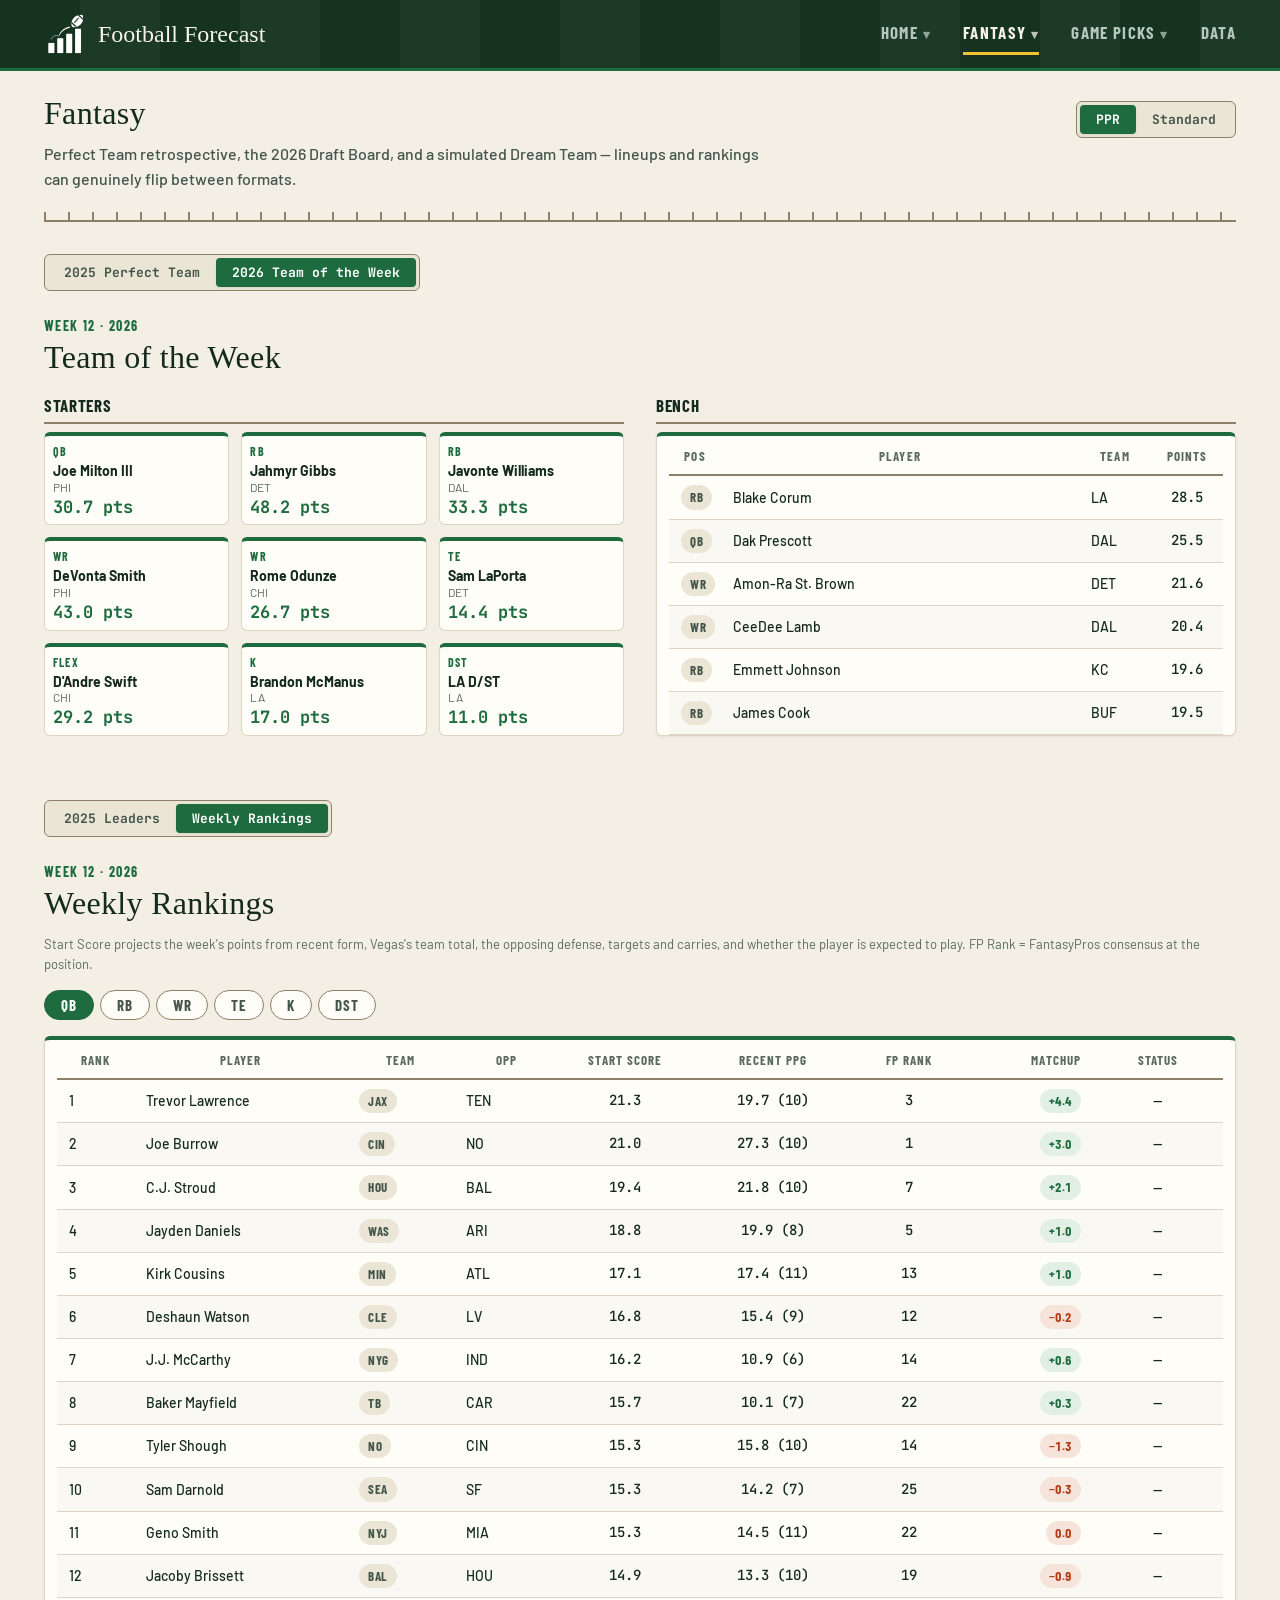
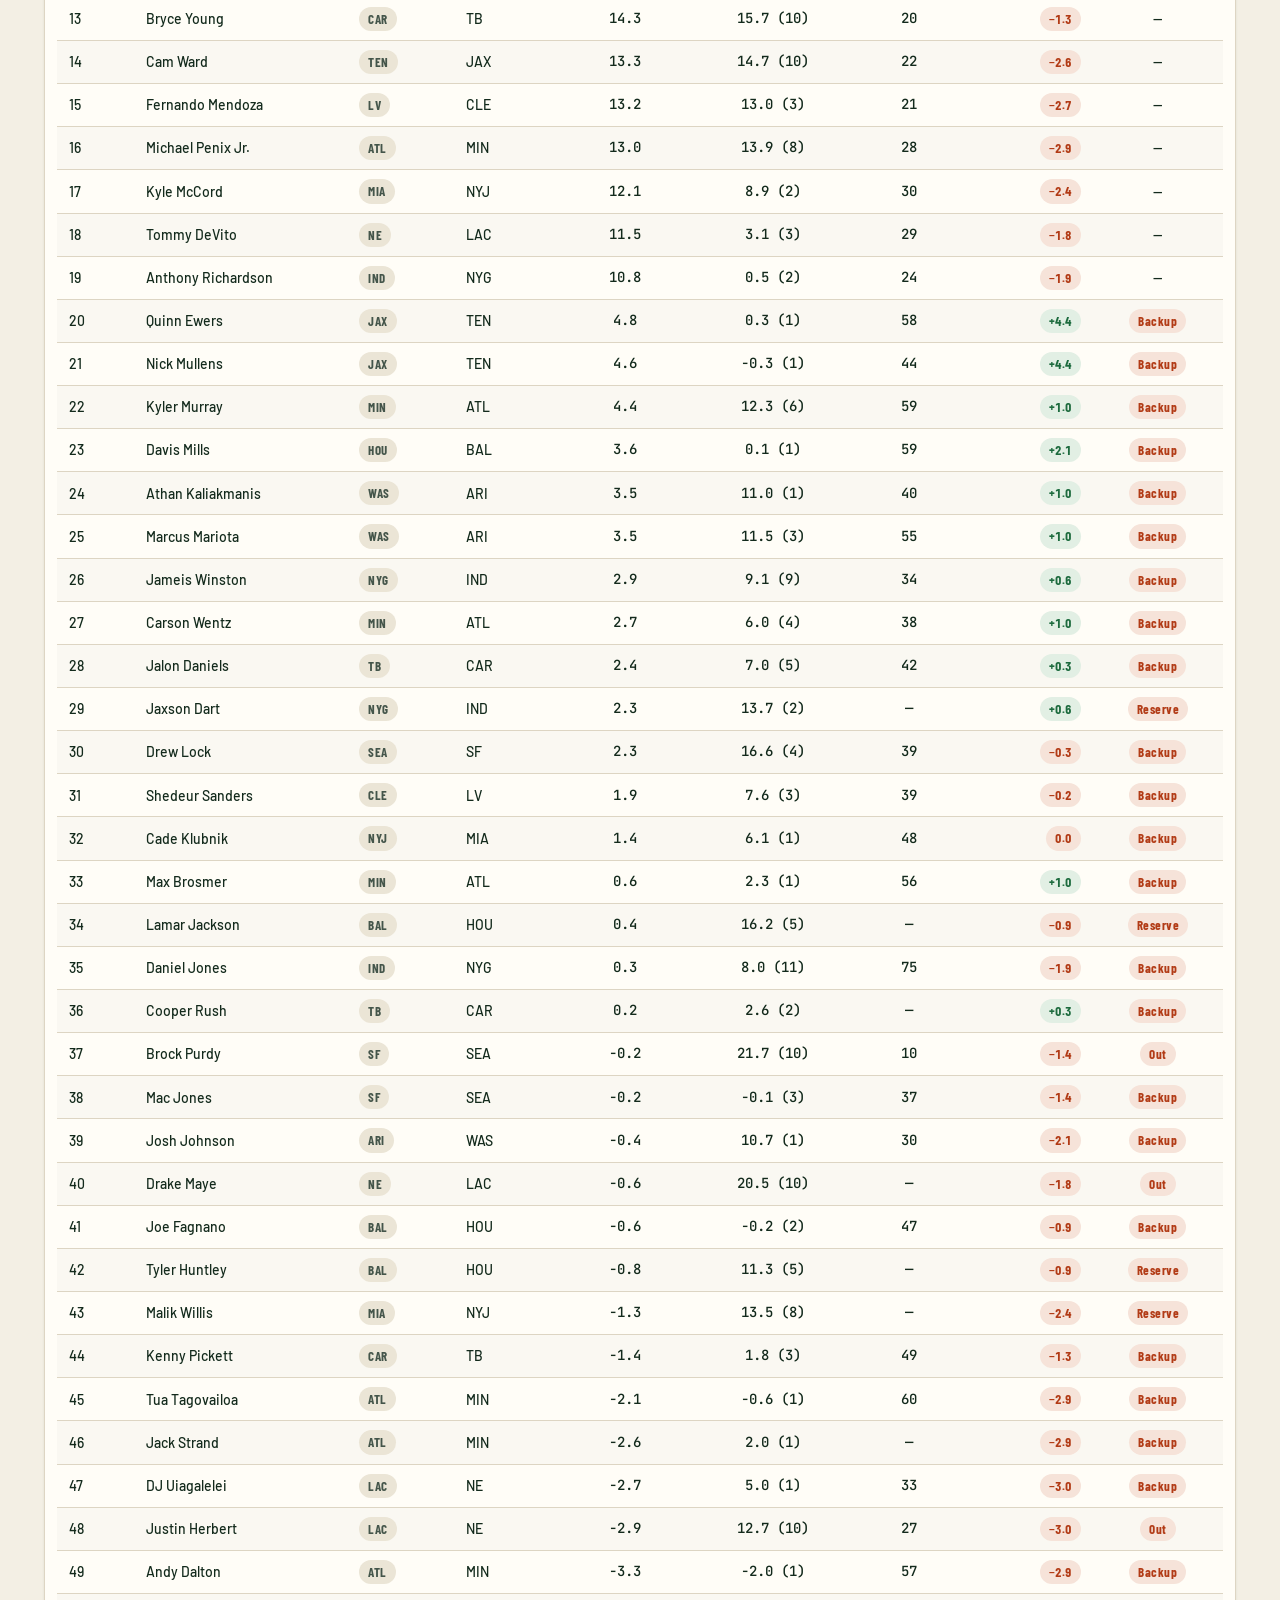
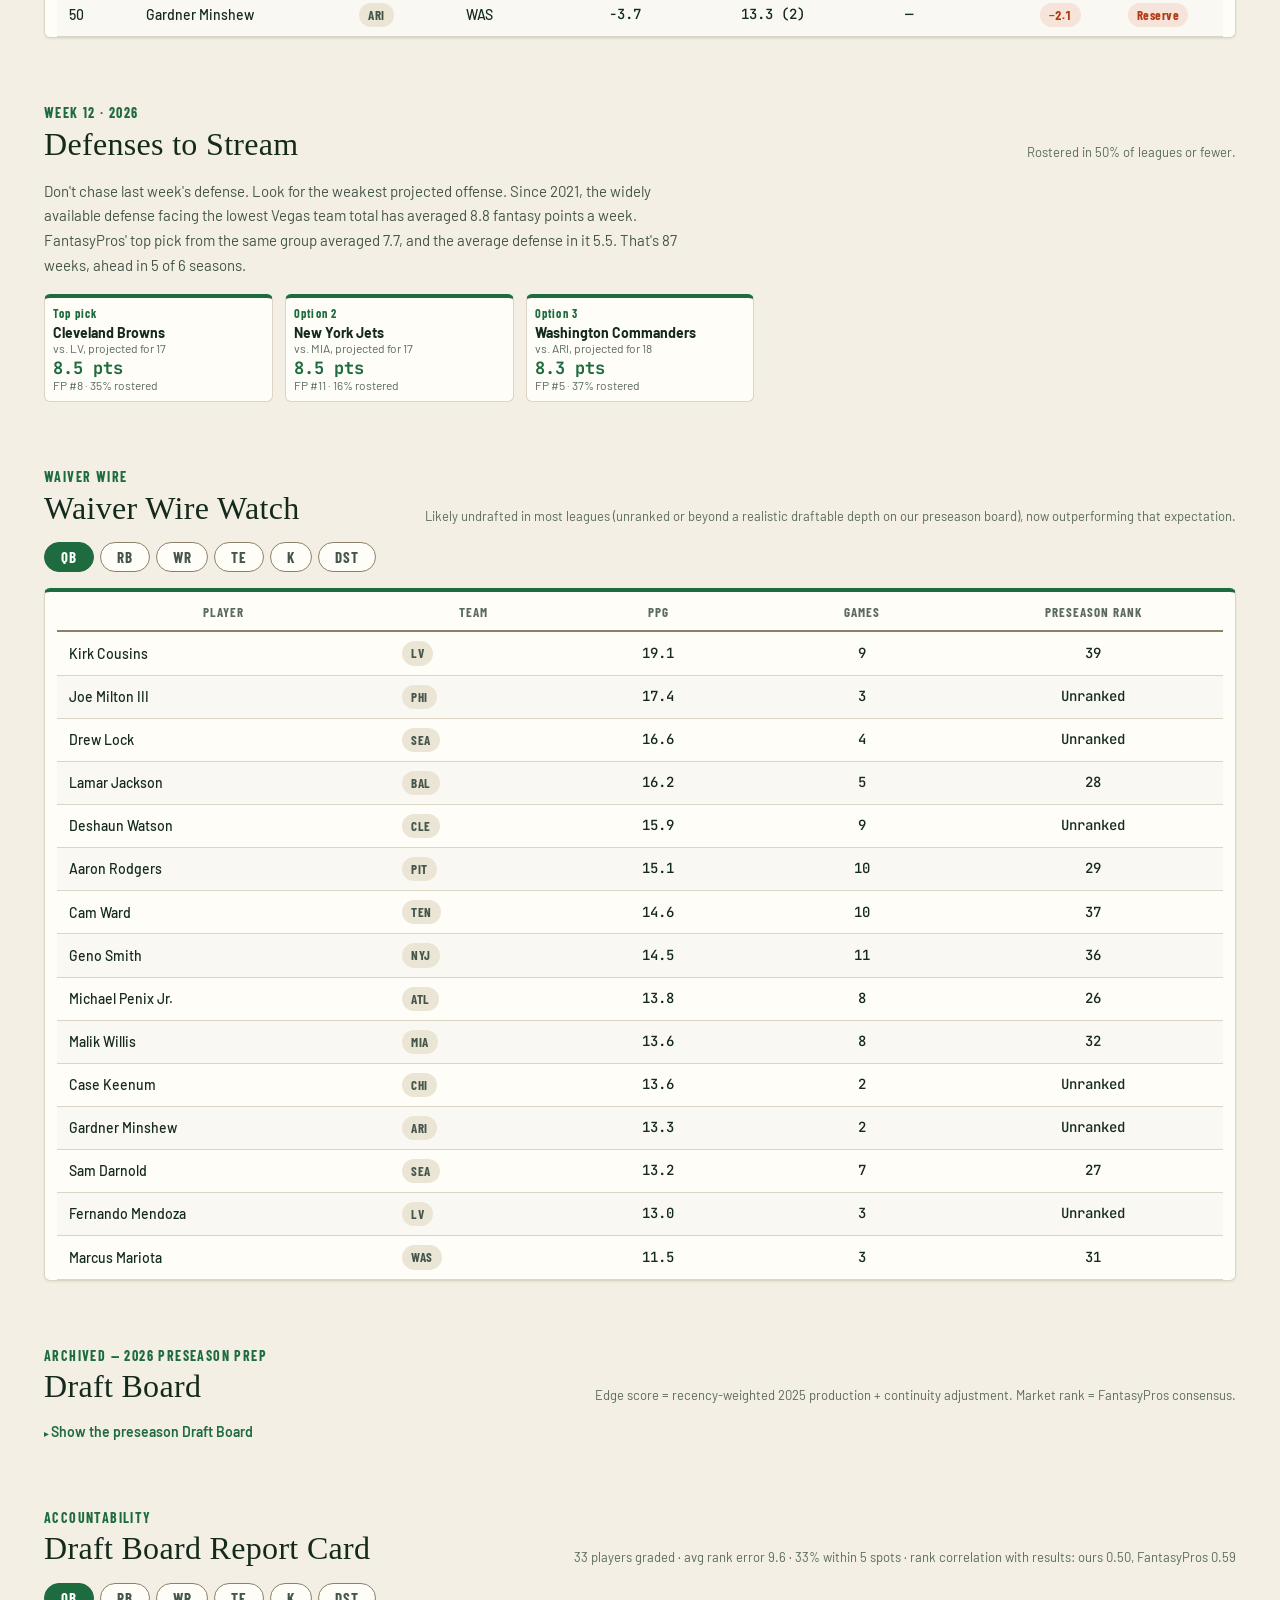
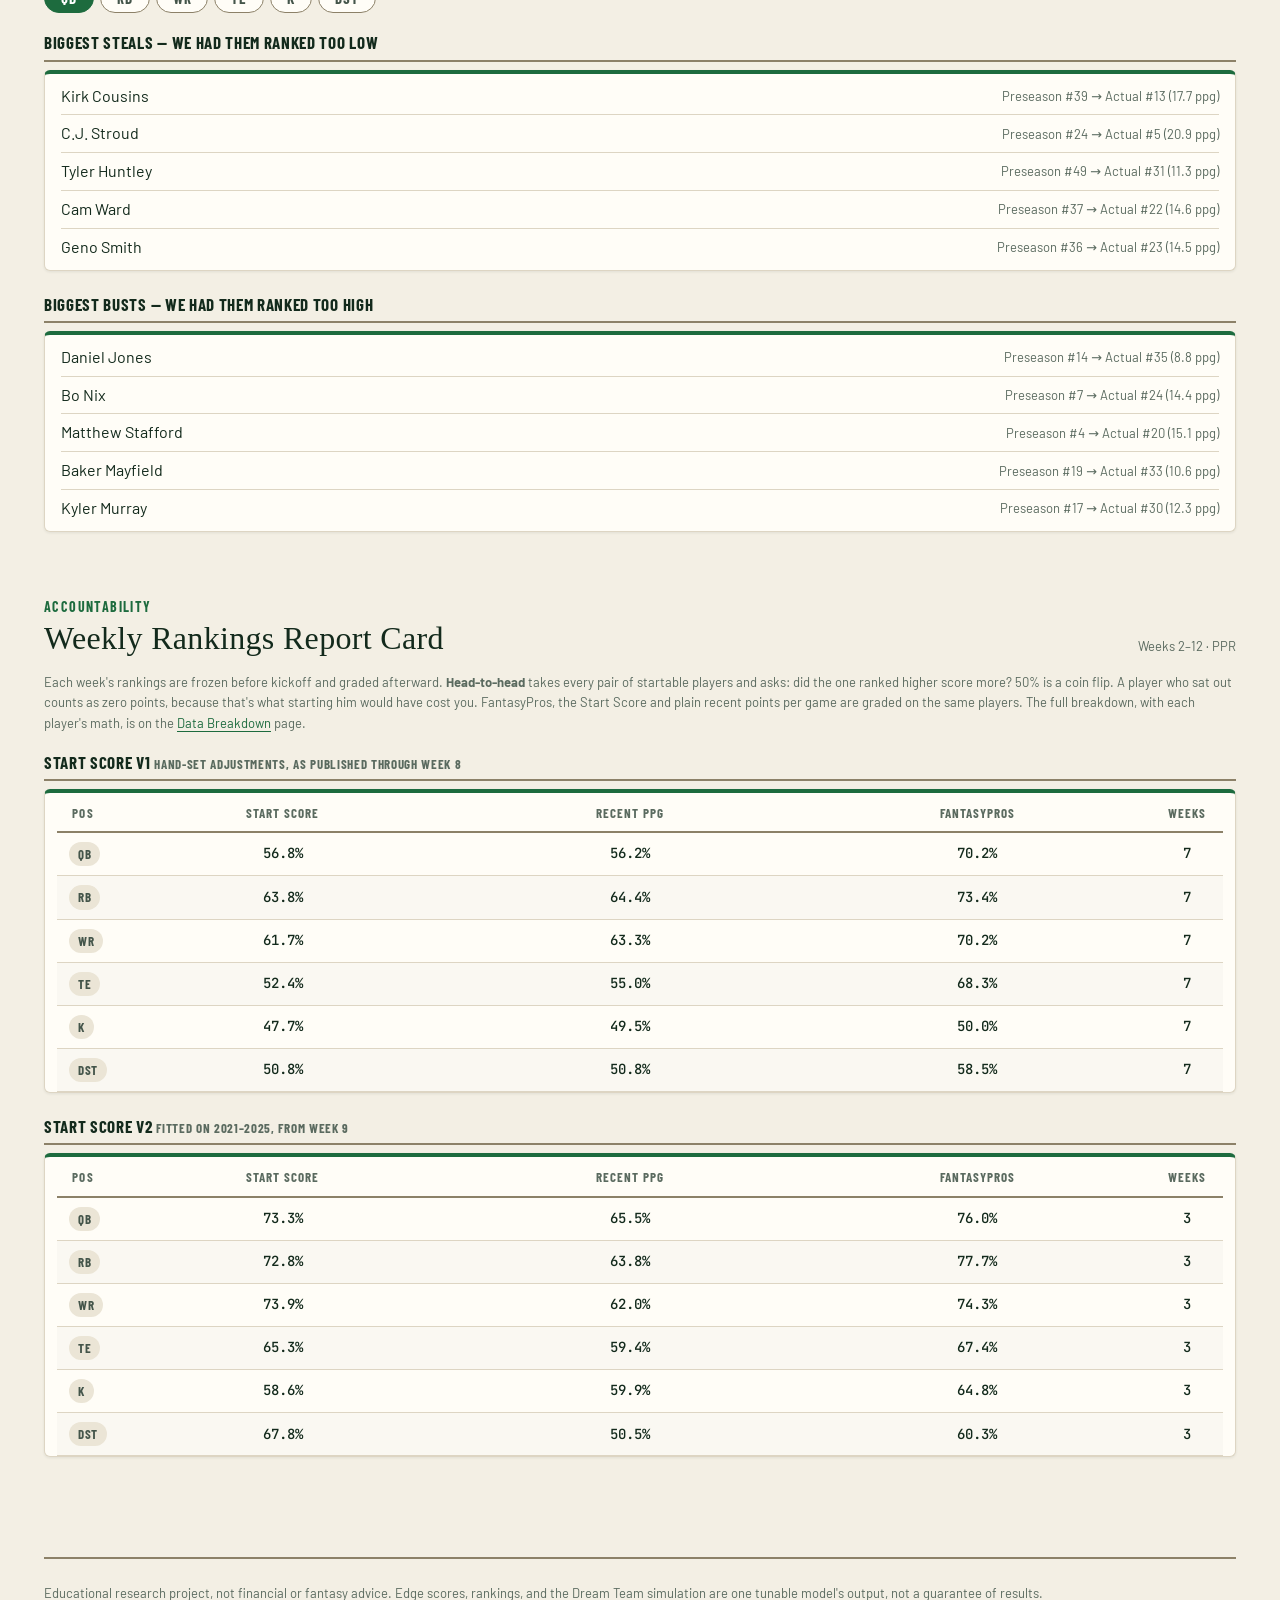
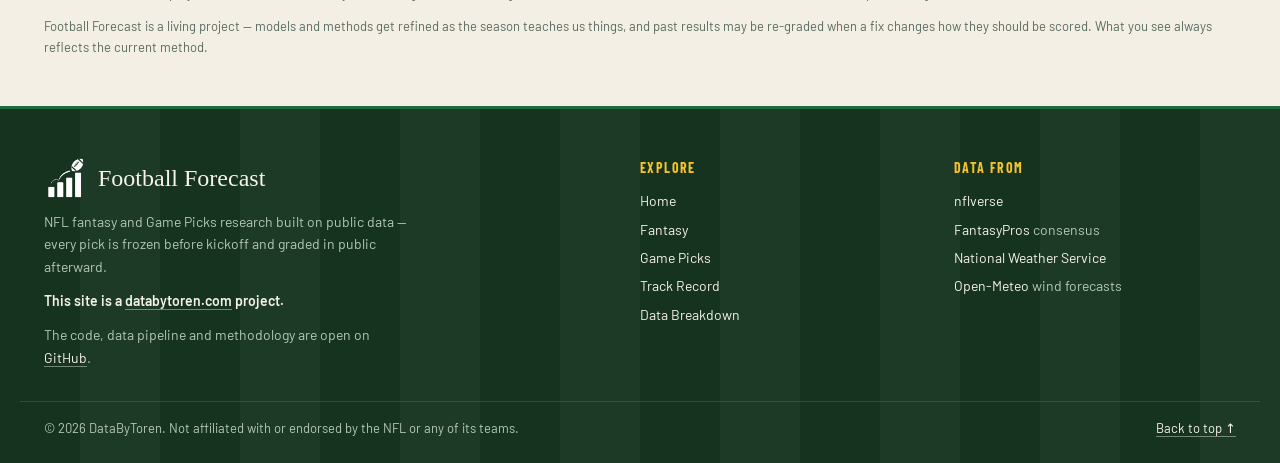
<file: fantasy.html>
<!doctype html>
<html lang="en" data-theme="light">
<head>
<meta charset="utf-8">
<meta name="viewport" content="width=device-width, initial-scale=1">
<title>Fantasy — Football Forecast</title>
<meta name="description" content="Perfect Team retrospective, 2026 Draft Board, and Dream Team draft simulation, scored under both PPR and Standard rules.">
<meta name="theme-color" content="#15331f">
<link rel="stylesheet" href="tokens.css">
<link rel="stylesheet" href="styles.css">
<link rel="icon" type="image/jpeg" href="images/favicon.jpg">
</head>
<body>

<header class="site-header">
  <nav class="site-nav">
    <a href="index.html" class="site-logo"><img src="images/logo_small_white.png" alt="" class="site-logo-img">Football Forecast</a>
    <button class="nav-burger" aria-label="Menu" onclick="toggleSiteNav(this)">&#9776;</button>
    <ul class="site-nav-links">
      <li class="nav-item has-sub">
        <a href="index.html" class="site-nav-link">Home</a>
        <ul class="site-subnav">
          <li><a href="index.html">Main</a></li>
          <li><a href="index.html#about">About</a></li>
        </ul>
      </li>
      <li class="nav-item has-sub">
        <a href="fantasy.html" class="site-nav-link active">Fantasy</a>
        <ul class="site-subnav">
          <li><a href="fantasy.html#position-leaders">Position Leaders</a></li>
          <li><a href="fantasy.html#draft-board">Draft Board</a></li>
        </ul>
      </li>
      <li class="nav-item has-sub">
        <a href="betting.html" class="site-nav-link">Game Picks</a>
        <ul class="site-subnav">
          <li><a href="betting.html#game-board-section">Game Board</a></li>
          <li><a href="betting.html#track-record-section">Track Record</a></li>
          <li><a href="betting.html#wind-watch-section">Wind Watch</a></li>
        </ul>
      </li>
      <li class="nav-item"><a href="data.html" class="site-nav-link">Data</a></li>
    </ul>
  </nav>
</header>

<main class="container">
  <div class="masthead-strip">
    <div>
      <h1>Fantasy</h1>
      <div class="masthead-sub">Perfect Team retrospective, the 2026 Draft Board, and a simulated Dream Team — lineups and rankings can genuinely flip between formats.</div>
    </div>
    <div class="toggle-group" id="format-toggle">
      <button class="toggle-btn active" data-format="ppr">PPR</button>
      <button class="toggle-btn" data-format="standard">Standard</button>
    </div>
  </div>

  <section class="section">
    <div class="toggle-group" id="season-tabs" style="margin-bottom: 1.5rem;">
      <button class="toggle-btn" data-tab="2025">2025 Perfect Team</button>
      <button class="toggle-btn active" data-tab="2026" id="season-tab-2026-btn">2026 Dream Team</button>
    </div>

    <div id="season-tab-2025" style="display: none;">
      <div class="section-head">
        <div>
          <div class="section-kicker">2025 Season</div>
          <h2 id="perfect-team-title">Perfect Team</h2>
        </div>
        <span class="section-note" id="perfect-team-note"></span>
      </div>
      <div class="lineup-split">
        <div class="lineup-starters">
          <div class="front-block-title" style="margin-bottom: 0.5rem;">Starters</div>
          <div id="perfect-lineup" class="lineup-grid"></div>
        </div>
        <div>
          <div class="front-block-title" style="margin-bottom: 0.5rem;">Bench</div>
          <div class="card card-accent-fantasy table-scroll">
            <table class="data-table" id="perfect-team-bench">
              <thead></thead>
              <tbody></tbody>
            </table>
          </div>
        </div>
      </div>
    </div>

    <div id="season-tab-2026">
      <div class="section-head">
        <div>
          <div class="section-kicker" id="right-col-kicker">2026 Draft Simulation</div>
          <h2 id="right-col-title">Dream Team</h2>
        </div>
      </div>
      <div id="dream-team-controls-wrap">
        <div class="dream-team-controls">
          <label>League size
            <select id="dt-league-size">
              <option value="10">10-team</option>
              <option value="12">12-team</option>
            </select>
          </label>
          <label>Your draft slot
            <select id="dt-draft-slot"></select>
          </label>
        </div>
        <div class="section-note" id="dream-team-scenario-line" style="display: block; margin-bottom: 0.5rem;"></div>
        <details class="methodology-details" style="margin-bottom: 1rem;">
          <summary>How this works</summary>
          <div class="section-note" id="dream-team-methodology" style="display: block; margin-top: 0.5rem; line-height: 1.5;"></div>
        </details>
        <div id="dream-team-notes"></div>
      </div>
      <p class="empty-state" id="right-col-empty" style="display: none;"></p>
      <div id="dream-team-split">
        <div class="lineup-starters">
          <div class="front-block-title" style="margin-bottom: 0.5rem;">Starters</div>
          <div id="dream-team-starters" class="lineup-grid"></div>
        </div>
        <div>
          <div class="front-block-title" style="margin-bottom: 0.5rem;">Bench</div>
          <div class="card card-accent-fantasy table-scroll">
            <table class="data-table" id="dream-team-bench">
              <thead></thead>
              <tbody></tbody>
            </table>
          </div>
        </div>
      </div>
    </div>
  </section>

  <section class="section" id="position-leaders">
    <div class="toggle-group" id="leaders-weekly-tabs" style="margin-bottom: 1.5rem;">
      <button class="toggle-btn active" data-tab="leaders">2025 Leaders</button>
      <button class="toggle-btn" data-tab="weekly" id="weekly-rankings-tab-btn" style="display: none;">Weekly Rankings</button>
    </div>

    <div id="leaders-tab-panel">
      <div class="section-head">
        <div>
          <div class="section-kicker">2025 Season</div>
          <h2>Position Leaders</h2>
        </div>
        <span class="section-note">Top 10 by total 2025 points.</span>
      </div>
      <div class="pos-tabs" id="leaders-pos-tabs"></div>
      <div class="card card-accent-fantasy table-scroll">
        <table class="data-table" id="leaders-table">
          <thead></thead>
          <tbody></tbody>
        </table>
      </div>
    </div>

    <div id="weekly-tab-panel" style="display: none;">
      <div class="section-head">
        <div>
          <div class="section-kicker" id="weekly-rankings-kicker">This Week</div>
          <h2>Weekly Rankings</h2>
        </div>
        <span class="section-note">Start Score projects the week's points from recent form, Vegas's team total, the opposing defense, targets and carries, and whether the player is expected to play. FP Rank = FantasyPros consensus at the position.</span>
      </div>
      <div class="pos-tabs" id="weekly-rankings-pos-tabs"></div>
      <div class="card card-accent-fantasy table-scroll">
        <table class="data-table" id="weekly-rankings-table">
          <thead></thead>
          <tbody></tbody>
        </table>
      </div>
    </div>
  </section>

  <section class="section" id="defense-streaming-section" style="display: none;">
    <div class="section-head">
      <div>
        <div class="section-kicker" id="defense-streaming-kicker">This Week</div>
        <h2>Defenses to Stream</h2>
      </div>
      <span class="section-note" id="defense-streaming-note"></span>
    </div>
    <p class="prose" id="defense-streaming-intro"></p>
    <div id="defense-streaming-cards" class="lineup-grid stream-grid"></div>
  </section>

  <section class="section" id="waiver-wire-section" style="display: none;">
    <div class="section-head">
      <div>
        <div class="section-kicker">Waiver Wire</div>
        <h2>Waiver Wire Watch</h2>
      </div>
      <span class="section-note">Likely undrafted in most leagues (unranked or beyond a realistic draftable depth on our preseason board), now outperforming that expectation.</span>
    </div>
    <div class="pos-tabs" id="waiver-wire-pos-tabs"></div>
    <div class="card card-accent-fantasy table-scroll">
      <table class="data-table" id="waiver-wire-table">
        <thead></thead>
        <tbody></tbody>
      </table>
    </div>
  </section>

  <section class="section" id="draft-board">
    <div class="section-head">
      <div>
        <div class="section-kicker" id="draft-board-kicker">2026 Draft Prep</div>
        <h2>Draft Board</h2>
      </div>
      <span class="section-note">Edge score = recency-weighted 2025 production + continuity adjustment. Market rank = FantasyPros consensus.</span>
    </div>
    <details open id="draft-board-details" class="methodology-details">
      <summary id="draft-board-summary" class="pivot-toggle"></summary>
      <div class="pos-tabs" id="board-pos-tabs"></div>
      <div class="card card-accent-fantasy table-scroll">
        <table class="data-table" id="board-table">
          <thead></thead>
          <tbody></tbody>
        </table>
      </div>
      <div class="front-block-title" id="archived-dream-team-title" style="display: none; margin: 1.5rem 0 0.5rem;">Preseason Dream Team (frozen at kickoff)</div>
      <div id="archived-dream-team" class="lineup-grid"></div>
    </details>
  </section>

  <section class="section" id="accountability-section" style="display: none;">
    <div class="section-head">
      <div>
        <div class="section-kicker">Accountability</div>
        <h2>Draft Board Report Card</h2>
      </div>
      <span class="section-note" id="accountability-note"></span>
    </div>
    <div class="pos-tabs" id="accountability-pos-tabs"></div>
    <div id="accountability-body"></div>
  </section>

  <section class="section" id="weekly-report-section" style="display: none;">
    <div class="section-head">
      <div>
        <div class="section-kicker">Accountability</div>
        <h2>Weekly Rankings Report Card</h2>
      </div>
      <span class="section-note" id="weekly-report-note"></span>
    </div>
    <p class="section-note tr-note">
      Each week's rankings are frozen before kickoff and graded afterward. <strong>Head-to-head</strong> takes every
      pair of startable players and asks: did the one ranked higher score more? 50% is a coin flip. A player who
      sat out counts as zero points, because that's what starting him would have cost you. FantasyPros, the Start
      Score and plain recent points per game are graded on the same players. The full breakdown, with each
      player's math, is on the <a href="data.html#start-score">Data Breakdown</a> page.
    </p>
    <div id="weekly-report-body"></div>
  </section>

  <div class="disclaimer">
    <p>
      Educational research project, not financial or fantasy advice. Edge scores, rankings, and the Dream
      Team simulation are one tunable model's output, not a guarantee of results.
    </p>
    <p>
      Football Forecast is a living project — models and methods get refined as the season teaches us things,
      and past results may be re-graded when a fix changes how they should be scored. What you see always
      reflects the current method.
    </p>
  </div>
</main>

<footer class="site-footer">
  <div class="site-footer-inner">
    <div class="footer-brand">
      <a href="index.html" class="site-logo"><img src="images/logo_small_white.png" alt="" class="site-logo-img">Football Forecast</a>
      <p>NFL fantasy and Game Picks research built on public data — every pick is frozen before kickoff and graded in public afterward.</p>
      <p class="footer-project">This site is a <a href="https://databytoren.com">databytoren.com</a> project.</p>
      <p>The code, data pipeline and methodology are open on <a href="https://github.com/torenCodes/football-analytics">GitHub</a>.</p>
    </div>
    <nav class="footer-col" aria-label="Footer">
      <div class="footer-heading">Explore</div>
      <ul>
        <li><a href="index.html">Home</a></li>
        <li><a href="fantasy.html">Fantasy</a></li>
        <li><a href="betting.html">Game Picks</a></li>
        <li><a href="betting.html#track-record-section">Track Record</a></li>
        <li><a href="data.html">Data Breakdown</a></li>
      </ul>
    </nav>
    <div class="footer-col">
      <div class="footer-heading">Data from</div>
      <ul>
        <li><a href="https://github.com/nflverse">nflverse</a></li>
        <li><a href="https://www.fantasypros.com">FantasyPros</a> consensus</li>
        <li><a href="https://www.weather.gov">National Weather Service</a></li>
        <li><a href="https://open-meteo.com">Open-Meteo</a> wind forecasts</li>
      </ul>
    </div>
  </div>
  <div class="site-footer-bottom">
    <span>&copy; <span id="footer-year">2026</span> DataByToren. Not affiliated with or endorsed by the NFL or any of its teams.</span>
    <a href="#">Back to top &uarr;</a>
  </div>
</footer>

<script>
function toggleSiteNav(btn) {
  const links = document.querySelector('.site-nav-links');
  const open = links.classList.toggle('open');
  btn.innerHTML = open ? '&#10005;' : '&#9776;';
}
// A link in the open menu may only jump within this page, so close it by hand.
document.querySelector('.site-nav-links').addEventListener('click', e => {
  if (e.target.closest('a') && e.currentTarget.classList.contains('open')) toggleSiteNav(document.querySelector('.nav-burger'));
});
document.getElementById('footer-year').textContent = new Date().getFullYear();

function selectSeasonTab(tab) {
  document.querySelectorAll('#season-tabs .toggle-btn').forEach(b => b.classList.toggle('active', b.dataset.tab === tab));
  document.getElementById('season-tab-2025').style.display = tab === '2025' ? '' : 'none';
  document.getElementById('season-tab-2026').style.display = tab === '2026' ? '' : 'none';
}

function selectLeadersWeeklyTab(tab) {
  document.querySelectorAll('#leaders-weekly-tabs .toggle-btn').forEach(b => b.classList.toggle('active', b.dataset.tab === tab));
  document.getElementById('leaders-tab-panel').style.display = tab === 'leaders' ? '' : 'none';
  document.getElementById('weekly-tab-panel').style.display = tab === 'weekly' ? '' : 'none';
}

const ROSTER_POS = ['QB', 'RB', 'WR', 'TE', 'K', 'DST'];
const TEAM_NAMES = {
  ARI: 'Arizona Cardinals', ATL: 'Atlanta Falcons', BAL: 'Baltimore Ravens', BUF: 'Buffalo Bills',
  CAR: 'Carolina Panthers', CHI: 'Chicago Bears', CIN: 'Cincinnati Bengals', CLE: 'Cleveland Browns',
  DAL: 'Dallas Cowboys', DEN: 'Denver Broncos', DET: 'Detroit Lions', GB: 'Green Bay Packers',
  HOU: 'Houston Texans', IND: 'Indianapolis Colts', JAX: 'Jacksonville Jaguars', KC: 'Kansas City Chiefs',
  LA: 'Los Angeles Rams', LAC: 'Los Angeles Chargers', LV: 'Las Vegas Raiders', MIA: 'Miami Dolphins',
  MIN: 'Minnesota Vikings', NE: 'New England Patriots', NO: 'New Orleans Saints', NYG: 'New York Giants',
  NYJ: 'New York Jets', PHI: 'Philadelphia Eagles', PIT: 'Pittsburgh Steelers', SEA: 'Seattle Seahawks',
  SF: 'San Francisco 49ers', TB: 'Tampa Bay Buccaneers', TEN: 'Tennessee Titans', WAS: 'Washington Commanders',
};
let perfectTeamData = null;
let draftBoardData = null;
let dreamTeamData = null;
let seasonState = null;
let teamOfWeekData = null;
let preseasonDraftBoardData = null;
let preseasonDreamTeamData = null;
let accountabilityData = null;
let weeklyRankingsData = null;
let waiverWireData = null;
let weeklyAccountabilityData = null;
let currentFormat = 'ppr';
let currentLeadersPos = 'QB';
let currentBoardPos = 'QB';
let currentAccountabilityPos = 'QB';
let currentWeeklyRankingsPos = 'QB';
let currentWaiverWirePos = 'QB';
let currentLeagueSize = 10;
let currentDraftSlot = 1;

function currentDraftBoardSource() {
  // Post-pivot, the live draft_board.json keeps regenerating weekly but is
  // no longer meaningfully "current" once the draft has happened -- the
  // frozen preseason snapshot is what this section shows instead.
  return (seasonState && seasonState.season_started && preseasonDraftBoardData) ? preseasonDraftBoardData : draftBoardData;
}

function fmt1(n) { return (n === null || n === undefined) ? '—' : (Math.round(n * 10) / 10).toFixed(1).replace('-', '−'); }

function renderPerfectTeam() {
  const data = perfectTeamData[currentFormat];
  document.getElementById('perfect-team-title').textContent = `Perfect Team — ${data.season} (${currentFormat.toUpperCase()})`;
  document.getElementById('perfect-team-note').textContent = `Highest-scoring possible lineup, total ${fmt1(data.perfect_lineup_total_points)} pts`;

  const slotOrder = ['QB', 'RB', 'WR', 'TE', 'FLEX', 'K', 'DST'];
  const slots = [];
  for (const slot of slotOrder) {
    for (const p of (data.perfect_lineup[slot] || [])) slots.push({ slot, ...p });
  }
  const grid = document.getElementById('perfect-lineup');
  grid.innerHTML = slots.map(p => `
    <div class="lineup-slot">
      <div class="slot-label">${p.slot}</div>
      <div class="slot-name">${p.name}</div>
      <div class="slot-team">${p.team}</div>
      <div class="slot-pts">${fmt1(p.points)} pts</div>
    </div>
  `).join('');

  const bench = data.bench || [];
  const thead = document.querySelector('#perfect-team-bench thead');
  const tbody = document.querySelector('#perfect-team-bench tbody');
  thead.innerHTML = `<tr><th class="w-xs">Pos</th><th>Player</th><th class="w-sm">Team</th><th class="num-center w-sm">Points</th></tr>`;
  tbody.innerHTML = bench.map(p => `
    <tr>
      <td><span class="pill pos">${p.position}</span></td>
      <td>${p.name}</td>
      <td>${p.team}</td>
      <td class="num-center">${fmt1(p.points)}</td>
    </tr>
  `).join('') || `<tr><td colspan="4" class="empty-state">No data</td></tr>`;
}

function renderPosTabs(containerId, activePos, onSelect) {
  const el = document.getElementById(containerId);
  el.innerHTML = ROSTER_POS.map(pos =>
    `<button class="pos-tab ${pos === activePos ? 'active' : ''}" data-pos="${pos}">${pos}</button>`
  ).join('');
  el.querySelectorAll('.pos-tab').forEach(btn => {
    btn.addEventListener('click', () => onSelect(btn.dataset.pos));
  });
}

function renderLeadersTable() {
  const data = perfectTeamData[currentFormat];
  const rows = data.leaders_by_position[currentLeadersPos] || [];
  const thead = document.querySelector('#leaders-table thead');
  const tbody = document.querySelector('#leaders-table tbody');
  thead.innerHTML = `<tr><th class="w-xs">#</th><th>Player</th><th class="w-sm">Team</th><th class="num-center w-sm">Games</th><th class="num-center w-sm">Points</th><th class="num-center w-sm">PPG</th></tr>`;
  tbody.innerHTML = rows.map((p, i) => `
    <tr>
      <td>${i + 1}</td>
      <td>${p.name}</td>
      <td><span class="pill pos">${p.team}</span></td>
      <td class="num-center">${p.games}</td>
      <td class="num-center">${fmt1(p.points)}</td>
      <td class="num-center">${fmt1(p.ppg)}</td>
    </tr>
  `).join('') || `<tr><td colspan="6" class="empty-state">No data</td></tr>`;
}

function renderBoardTable() {
  const data = currentDraftBoardSource()[currentFormat];
  const rows = data.rankings_by_position[currentBoardPos] || [];
  const thead = document.querySelector('#board-table thead');
  const tbody = document.querySelector('#board-table tbody');
  // Line continuity / same-HC / same-coordinator dropped from 2026-09 on --
  // build_draft_board_explain already surfaces the notable cases as this
  // row's tooltip, and with them as visible columns table-layout:fixed had
  // nothing left to give the Player column (20px on a phone), same
  // "tooltip over table-width bloat" call Weekly Rankings already makes.
  thead.innerHTML = `<tr>
    <th class="w-xs">Rank</th><th>Player</th><th class="w-sm">Team</th><th class="num-center w-sm">Edge</th>
    <th class="num-center w-md">Mkt Rank</th><th class="num w-sm">Gap</th>
  </tr>`;
  tbody.innerHTML = rows.map(p => {
    const gapPill = p.market_gap === null ? '—' :
      p.market_gap > 0 ? `<span class="pill up">+${p.market_gap}</span>` :
      p.market_gap < 0 ? `<span class="pill down">−${Math.abs(p.market_gap)}</span>` : '0';
    return `<tr title="${p.explain || (p.coordinator_name ? p.coordinator_role + ': ' + p.coordinator_name : '')}">
      <td>${p.our_rank}</td>
      <td>${p.name}</td>
      <td><span class="pill pos">${p.team}</span></td>
      <td class="num-center">${fmt1(p.edge_score)}</td>
      <td class="num-center">${p.market_rank !== null ? fmt1(p.market_rank) : '—'}</td>
      <td class="num">${gapPill}</td>
    </tr>`;
  }).join('') || `<tr><td colspan="6" class="empty-state">No data</td></tr>`;
}

function renderDreamTeam() {
  if (!dreamTeamData) return;
  const scenario = dreamTeamData.scenarios[currentLeagueSize][currentDraftSlot];
  const data = scenario[currentFormat];

  document.getElementById('dream-team-scenario-line').innerHTML = `<strong>${currentLeagueSize}-team league, drafting from pick ${currentDraftSlot}.</strong>`;
  document.getElementById('dream-team-methodology').textContent = data.methodology;

  const notesEl = document.getElementById('dream-team-notes');
  notesEl.innerHTML = (data.notes || []).map(n => `<p class="empty-state" style="color: var(--pigskin-text);">${n}</p>`).join('');

  const slotOrder = ['QB', 'RB', 'WR', 'TE', 'FLEX', 'K', 'DST'];
  const starters = [];
  for (const slot of slotOrder) {
    for (const p of (data.roster[slot] || [])) starters.push({ slot, ...p });
  }
  document.getElementById('dream-team-starters').innerHTML = starters.map(p => `
    <div class="lineup-slot">
      <div class="slot-label">${p.slot}</div>
      <div class="slot-name">${p.name}</div>
      <div class="slot-team">${p.team}</div>
      <div class="slot-pts">${p.drafted_at_pick ? 'Pick ' + p.drafted_at_pick : ''}</div>
    </div>
  `).join('');

  const bench = data.roster.BENCH || [];
  const thead = document.querySelector('#dream-team-bench thead');
  const tbody = document.querySelector('#dream-team-bench tbody');
  thead.innerHTML = `<tr><th class="w-xs">Pos</th><th>Player</th><th class="w-sm">Team</th><th class="num-center w-sm">Edge</th><th class="num-center w-sm">VOR</th><th class="num-center w-lg">Drafted At</th></tr>`;
  tbody.innerHTML = bench.map(p => `
    <tr>
      <td><span class="pill pos">${p.position}</span></td>
      <td>${p.name}</td>
      <td>${p.team}</td>
      <td class="num-center">${fmt1(p.edge_score)}</td>
      <td class="num-center">${fmt1(p.vor)}</td>
      <td class="num-center">Pick ${p.drafted_at_pick ?? '—'}</td>
    </tr>
  `).join('') || `<tr><td colspan="6" class="empty-state">No data</td></tr>`;
}

function renderArchivedDreamTeamIfNeeded() {
  const titleEl = document.getElementById('archived-dream-team-title');
  const el = document.getElementById('archived-dream-team');
  if (!(seasonState && seasonState.season_started && preseasonDreamTeamData)) {
    titleEl.style.display = 'none';
    el.innerHTML = '';
    return;
  }
  titleEl.style.display = '';
  // The frozen dream_team.json still has every league-size/draft-slot
  // scenario -- the archived view isn't interactive, so it shows one
  // representative snapshot (10-team, pick 1) rather than re-adding the
  // now-gone selectors just for a historical artifact.
  const scenario = preseasonDreamTeamData.scenarios['10']['1'][currentFormat];
  const slotOrder = ['QB', 'RB', 'WR', 'TE', 'FLEX', 'K', 'DST'];
  const starters = [];
  for (const slot of slotOrder) {
    for (const p of (scenario.roster[slot] || [])) starters.push({ slot, ...p });
  }
  el.innerHTML = starters.map(p => `
    <div class="lineup-slot">
      <div class="slot-label">${p.slot}</div>
      <div class="slot-name">${p.name}</div>
      <div class="slot-team">${p.team}</div>
      <div class="slot-pts">${p.drafted_at_pick ? 'Pick ' + p.drafted_at_pick : ''}</div>
    </div>
  `).join('');
}

function renderDraftBoardSection() {
  renderBoardTable();
  renderArchivedDreamTeamIfNeeded();
}

function renderTeamOfWeek() {
  document.getElementById('right-col-kicker').textContent = seasonState.current_week ? `Week ${seasonState.current_week} · ${seasonState.season}` : `${seasonState.season} Season`;
  document.getElementById('right-col-title').textContent = 'Team of the Week';
  const emptyEl = document.getElementById('right-col-empty');
  const startersEl = document.getElementById('dream-team-starters');
  const tbody = document.querySelector('#dream-team-bench tbody');
  const thead = document.querySelector('#dream-team-bench thead');

  if (!teamOfWeekData) {
    emptyEl.style.display = '';
    emptyEl.textContent = "Team of the Week unlocks once this week's games are final.";
    startersEl.innerHTML = '';
    thead.innerHTML = '';
    tbody.innerHTML = '';
    return;
  }
  emptyEl.style.display = 'none';

  const data = teamOfWeekData[currentFormat];
  const slotOrder = ['QB', 'RB', 'WR', 'TE', 'FLEX', 'K', 'DST'];
  const slots = [];
  for (const slot of slotOrder) {
    for (const p of (data.perfect_lineup[slot] || [])) slots.push({ slot, ...p });
  }
  startersEl.innerHTML = slots.map(p => `
    <div class="lineup-slot">
      <div class="slot-label">${p.slot}</div>
      <div class="slot-name">${p.name}</div>
      <div class="slot-team">${p.team}</div>
      <div class="slot-pts">${fmt1(p.points)} pts</div>
    </div>
  `).join('');

  const bench = data.bench || [];
  thead.innerHTML = `<tr><th class="w-xs">Pos</th><th>Player</th><th class="w-sm">Team</th><th class="num-center w-sm">Points</th></tr>`;
  tbody.innerHTML = bench.map(p => `
    <tr>
      <td><span class="pill pos">${p.position}</span></td>
      <td>${p.name}</td>
      <td>${p.team}</td>
      <td class="num-center">${fmt1(p.points)}</td>
    </tr>
  `).join('') || `<tr><td colspan="4" class="empty-state">No data</td></tr>`;
}

function renderRightColumn() {
  const controlsWrap = document.getElementById('dream-team-controls-wrap');
  const inSeason = !!(seasonState && seasonState.season_started);
  // Side-by-side lineup + bench only for Team of the Week: its 4-column bench
  // fits beside the lineup; the preseason Dream Team's 6-column bench doesn't.
  document.getElementById('dream-team-split').classList.toggle('lineup-split', inSeason);
  if (inSeason) {
    controlsWrap.style.display = 'none';
    renderTeamOfWeek();
  } else {
    controlsWrap.style.display = '';
    document.getElementById('right-col-empty').style.display = 'none';
    renderDreamTeam();
  }
}

function renderAccountability() {
  const noteEl = document.getElementById('accountability-note');
  const el = document.getElementById('accountability-body');
  if (!accountabilityData || !accountabilityData.available) {
    noteEl.textContent = '';
    el.innerHTML = `<p class="empty-state">${(accountabilityData && accountabilityData.note) || 'Not available yet.'}</p>`;
    return;
  }
  const posData = accountabilityData.by_format[currentFormat][currentAccountabilityPos];
  if (!posData || !posData.players_graded) {
    noteEl.textContent = '';
    el.innerHTML = `<p class="empty-state">Not enough graded players at this position yet.</p>`;
    return;
  }
  const vs = posData.vs_consensus;
  const consensusNote = vs && vs.ours_rho !== null && vs.market_rho !== null
    ? ` · rank correlation with results: ours ${vs.ours_rho.toFixed(2)}, FantasyPros ${vs.market_rho.toFixed(2)}`
    : '';
  noteEl.textContent = `${posData.players_graded} players graded · avg rank error ${posData.mean_abs_rank_error} · ${(posData.hit_rate_within_5 * 100).toFixed(0)}% within 5 spots${consensusNote}`;

  const gradeRow = (g) => `
    <div class="tr-game-row">
      <span>${g.name}</span>
      <span class="section-note">Preseason #${g.preseason_rank} &rarr; Actual #${g.actual_rank} (${fmt1(g.ppg)} ppg)</span>
    </div>
  `;
  const steals = posData.biggest_steals || [];
  const busts = posData.biggest_busts || [];
  el.innerHTML = `
    <div class="front-block-title" style="margin-bottom: 0.5rem;">Biggest Steals — we had them ranked too low</div>
    <div class="card card-accent-fantasy" style="padding: 0.25rem 1rem; margin-bottom: 1.25rem;">
      ${steals.length ? steals.map(gradeRow).join('') : '<p class="empty-state">None yet.</p>'}
    </div>
    <div class="front-block-title" style="margin-bottom: 0.5rem;">Biggest Busts — we had them ranked too high</div>
    <div class="card card-accent-fantasy" style="padding: 0.25rem 1rem;">
      ${busts.length ? busts.map(gradeRow).join('') : '<p class="empty-state">None yet.</p>'}
    </div>
  `;
}

const START_SCORE_NOTES = {
  v1: 'Hand-set adjustments, as published through Week 8',
  v2: 'Fitted on 2021–2025, from Week 9',
};

function renderWeeklyReport() {
  const section = document.getElementById('weekly-report-section');
  const data = weeklyAccountabilityData;
  if (!data || !data.available) { section.style.display = 'none'; return; }
  section.style.display = '';
  const pct = v => (v === null || v === undefined) ? '—' : `${(v * 100).toFixed(1)}%`;
  document.getElementById('weekly-report-note').textContent = `Weeks ${data.weeks[0].week}–${data.weeks[data.weeks.length - 1].week} · ${currentFormat.toUpperCase()}`;
  document.getElementById('weekly-report-body').innerHTML = Object.entries(data.by_version).map(([version, v]) => {
    const rows = ROSTER_POS.filter(pos => v[currentFormat][pos]).map(pos => {
      const c = v[currentFormat][pos];
      return `<tr><td><span class="pill pos">${pos}</span></td><td class="num-center">${pct(c.start_score)}</td><td class="num-center">${pct(c.recent_ppg)}</td><td class="num-center">${pct(c.market)}</td><td class="num-center">${c.weeks}</td></tr>`;
    }).join('');
    return `
      <div class="front-block-title" style="margin-bottom: 0.5rem;">Start Score ${version} <span class="section-note">${START_SCORE_NOTES[version] || ''}</span></div>
      <div class="card card-accent-fantasy table-scroll" style="margin-bottom: 1.25rem;">
        <table class="data-table">
          <thead><tr><th class="w-xs">Pos</th><th class="num-center">Start Score</th><th class="num-center">Recent PPG</th><th class="num-center">FantasyPros</th><th class="num-center w-sm">Weeks</th></tr></thead>
          <tbody>${rows}</tbody>
        </table>
      </div>`;
  }).join('');
}

function selectAccountabilityPos(pos) {
  currentAccountabilityPos = pos;
  renderPosTabs('accountability-pos-tabs', currentAccountabilityPos, selectAccountabilityPos);
  renderAccountability();
}

function injuryPill(status) {
  if (!status) return '—';
  // Questionable players usually play; everyone else here isn't expected to.
  const cls = status === 'Questionable' ? 'pos' : 'down';
  return `<span class="pill ${cls}">${status}</span>`;
}

function renderWeeklyRankings() {
  const kickerEl = document.getElementById('weekly-rankings-kicker');
  const posTabsEl = document.getElementById('weekly-rankings-pos-tabs');
  const thead = document.querySelector('#weekly-rankings-table thead');
  const tbody = document.querySelector('#weekly-rankings-table tbody');
  if (!weeklyRankingsData || !weeklyRankingsData.available) {
    kickerEl.textContent = 'This Week';
    posTabsEl.innerHTML = '';
    thead.innerHTML = '';
    tbody.innerHTML = `<tr><td class="empty-state">${(weeklyRankingsData && weeklyRankingsData.note) || 'Not available yet.'}</td></tr>`;
    return;
  }
  const data = weeklyRankingsData[currentFormat];
  document.getElementById('weekly-rankings-kicker').textContent = `Week ${data.week} · ${weeklyRankingsData.season}`;
  const rows = data.rankings_by_position[currentWeeklyRankingsPos] || [];
  thead.innerHTML = `<tr>
    <th class="w-xs">Rank</th><th class="w-player">Player</th><th class="w-sm">Team</th><th class="w-sm">Opp</th>
    <th class="num-center w-md">Start Score</th><th class="num-center w-lg">Recent PPG</th><th class="num-center w-sm">FP Rank</th>
    <th class="num w-md">Matchup</th><th class="center w-md">Status</th>
  </tr>`;
  tbody.innerHTML = rows.map(p => {
    const matchupPill = p.matchup_adj === null ? '—' :
      p.matchup_adj > 0 ? `<span class="pill up">+${fmt1(p.matchup_adj)}</span>` :
      p.matchup_adj < 0 ? `<span class="pill down">${fmt1(p.matchup_adj)}</span>` : '0';
    return `<tr title="${p.explain || ''}">
      <td>${p.rank}</td>
      <td>${p.position === 'DST' ? (TEAM_NAMES[p.team] || p.name) : p.name}</td>
      <td><span class="pill pos">${p.team}</span></td>
      <td>${p.opponent}</td>
      <td class="num-center">${fmt1(p.start_score)}</td>
      <td class="num-center">${fmt1(p.recent_ppg)} (${p.games_this_season})</td>
      <td class="num-center">${p.market_rank !== null && p.market_rank !== undefined ? Math.round(p.market_rank) : '—'}</td>
      <td class="num">${matchupPill}</td>
      <td class="center">${injuryPill(p.injury_status)}</td>
    </tr>`;
  }).join('') || `<tr><td colspan="9" class="empty-state">No data</td></tr>`;
}

function selectWeeklyRankingsPos(pos) {
  currentWeeklyRankingsPos = pos;
  renderPosTabs('weekly-rankings-pos-tabs', currentWeeklyRankingsPos, selectWeeklyRankingsPos);
  renderWeeklyRankings();
}

function renderDefenseStreaming() {
  const section = document.getElementById('defense-streaming-section');
  const s = weeklyRankingsData && weeklyRankingsData.available && weeklyRankingsData.defense_streaming;
  if (!s || !s.picks.length) { section.style.display = 'none'; return; }
  section.style.display = '';
  document.getElementById('defense-streaming-kicker').textContent = `Week ${s.week} · ${weeklyRankingsData.season}`;
  document.getElementById('defense-streaming-note').textContent = `Rostered in ${s.max_rostered.toFixed(0)}% of leagues or fewer.`;
  const b = s.backtest;
  if (b) {
    const ahead = b.by_season.filter(y => y.ours > y.fantasypros).length;
    document.getElementById('defense-streaming-intro').textContent =
      `Don't chase last week's defense. Look for the weakest projected offense. Since ${b.by_season[0].season}, the widely available defense facing the lowest Vegas team total has averaged ` +
      `${b.ours.toFixed(1)} fantasy points a week. FantasyPros' top pick from the same group averaged ${b.fantasypros.toFixed(1)}, and the average defense in it ${b.pool_average.toFixed(1)}. ` +
      `That's ${b.weeks} weeks, ahead in ${ahead} of ${b.by_season.length} seasons.`;
  }
  document.getElementById('defense-streaming-cards').innerHTML = s.picks.map((p, i) => `
    <div class="lineup-slot">
      <div class="slot-label">${i === 0 ? 'Top pick' : `Option ${i + 1}`}</div>
      <div class="slot-name">${TEAM_NAMES[p.team] || p.team}</div>
      <div class="slot-team">vs. ${p.opponent}${p.opponent_total ? `, projected for ${Math.round(p.opponent_total)}` : ''}</div>
      <div class="slot-pts">${fmt1(p.start_score)} pts</div>
      <div class="slot-team">${p.market_rank ? `FP #${Math.round(p.market_rank)}` : 'FP unranked'}${p.rostered_pct !== null && p.rostered_pct !== undefined ? ` · ${Math.round(p.rostered_pct)}% rostered` : ''}</div>
    </div>
  `).join('');
}

function renderWaiverWire() {
  const thead = document.querySelector('#waiver-wire-table thead');
  const tbody = document.querySelector('#waiver-wire-table tbody');
  if (!waiverWireData || !waiverWireData.available) {
    thead.innerHTML = '';
    tbody.innerHTML = `<tr><td class="empty-state">${(waiverWireData && waiverWireData.note) || 'Not available yet.'}</td></tr>`;
    return;
  }
  const rows = waiverWireData.by_position[currentFormat][currentWaiverWirePos] || [];
  thead.innerHTML = `<tr>
    <th class="w-player">Player</th><th class="w-sm">Team</th><th class="num-center w-md">PPG</th>
    <th class="num-center w-md">Games</th><th class="num-center w-lg">Preseason Rank</th>
  </tr>`;
  tbody.innerHTML = rows.map(p => `
    <tr title="${p.explain || ''}">
      <td>${p.name}</td>
      <td><span class="pill pos">${p.team}</span></td>
      <td class="num-center">${fmt1(p.ppg)}</td>
      <td class="num-center">${p.games}</td>
      <td class="num-center">${p.preseason_rank !== null ? p.preseason_rank : 'Unranked'}</td>
    </tr>
  `).join('') || `<tr><td colspan="5" class="empty-state">No waiver-wire standouts at this position yet.</td></tr>`;
}

function selectWaiverWirePos(pos) {
  currentWaiverWirePos = pos;
  renderPosTabs('waiver-wire-pos-tabs', currentWaiverWirePos, selectWaiverWirePos);
  renderWaiverWire();
}

function renderAll() {
  renderPerfectTeam();
  renderLeadersTable();
  renderDraftBoardSection();
  renderRightColumn();
  if (seasonState && seasonState.season_started) {
    renderAccountability();
    renderWeeklyRankings();
    renderWaiverWire();
    renderWeeklyReport();
    renderDefenseStreaming();
  }
}

function selectLeadersPos(pos) {
  currentLeadersPos = pos;
  renderPosTabs('leaders-pos-tabs', currentLeadersPos, selectLeadersPos);
  renderLeadersTable();
}

function selectBoardPos(pos) {
  currentBoardPos = pos;
  renderPosTabs('board-pos-tabs', currentBoardPos, selectBoardPos);
  renderBoardTable();
}

function populateDraftSlotOptions() {
  const select = document.getElementById('dt-draft-slot');
  const slots = Object.keys(dreamTeamData.scenarios[currentLeagueSize]).sort((a, b) => a - b);
  select.innerHTML = slots.map(s => `<option value="${s}">Pick ${s}</option>`).join('');
  select.value = currentDraftSlot;
}

async function applySeasonPivot() {
  const season = seasonState.season;
  const week = seasonState.current_week;
  const safeJson = (url) => fetch(url).then(r => r.ok ? r.json() : null).catch(() => null);
  [accountabilityData, preseasonDraftBoardData, preseasonDreamTeamData, teamOfWeekData, weeklyRankingsData, waiverWireData, weeklyAccountabilityData] = await Promise.all([
    safeJson('data/fantasy/accountability.json'),
    safeJson(`data/fantasy/archive/${season}-preseason-draft-board.json`),
    safeJson(`data/fantasy/archive/${season}-preseason-dream-team.json`),
    week ? safeJson(`data/fantasy/archive/${season}-w${String(week).padStart(2, '0')}-team-of-week.json`) : Promise.resolve(null),
    safeJson('data/fantasy/weekly_rankings.json'),
    safeJson('data/fantasy/waiver_wire.json'),
    safeJson('data/fantasy/weekly_accountability.json'),
  ]);

  document.getElementById('draft-board-kicker').textContent = 'Archived — 2026 Preseason Prep';
  document.getElementById('draft-board-details').removeAttribute('open');
  const summary = document.getElementById('draft-board-summary');
  summary.classList.remove('pivot-toggle');
  summary.textContent = 'Show the preseason Draft Board';

  document.getElementById('season-tab-2026-btn').textContent = '2026 Team of the Week';

  if (accountabilityData) {
    document.getElementById('accountability-section').style.display = '';
  }
  if (weeklyRankingsData) {
    document.getElementById('weekly-rankings-tab-btn').style.display = '';
    selectLeadersWeeklyTab('weekly');
  }
  if (waiverWireData) {
    document.getElementById('waiver-wire-section').style.display = '';
  }
}

async function init() {
  try {
    [perfectTeamData, draftBoardData, dreamTeamData, seasonState] = await Promise.all([
      fetch('data/fantasy/perfect_team.json').then(r => r.json()),
      fetch('data/fantasy/draft_board.json').then(r => r.json()),
      fetch('data/fantasy/dream_team.json').then(r => r.json()),
      fetch('data/fantasy/season_state.json').then(r => r.json()).catch(() => ({ season_started: false, current_week: null })),
    ]);
  } catch (e) {
    document.querySelector('main').insertAdjacentHTML('afterbegin', '<p class="empty-state">Could not load fantasy data. Run scripts/fantasy_scan.py.</p>');
    return;
  }

  if (seasonState && seasonState.season_started) {
    await applySeasonPivot();
  }

  document.querySelectorAll('#format-toggle .toggle-btn').forEach(btn => {
    btn.addEventListener('click', () => {
      currentFormat = btn.dataset.format;
      document.querySelectorAll('#format-toggle .toggle-btn').forEach(b => b.classList.toggle('active', b === btn));
      renderAll();
    });
  });

  document.querySelectorAll('#season-tabs .toggle-btn').forEach(btn => {
    btn.addEventListener('click', () => selectSeasonTab(btn.dataset.tab));
  });
  document.querySelectorAll('#leaders-weekly-tabs .toggle-btn').forEach(btn => {
    btn.addEventListener('click', () => selectLeadersWeeklyTab(btn.dataset.tab));
  });

  document.getElementById('dt-league-size').addEventListener('change', (e) => {
    currentLeagueSize = Number(e.target.value);
    currentDraftSlot = 1; // reset — a slot valid in the old league size may not exist in the new one
    populateDraftSlotOptions();
    renderDreamTeam();
  });
  document.getElementById('dt-draft-slot').addEventListener('change', (e) => {
    currentDraftSlot = Number(e.target.value);
    renderDreamTeam();
  });
  populateDraftSlotOptions();

  renderPosTabs('leaders-pos-tabs', currentLeadersPos, selectLeadersPos);
  renderPosTabs('board-pos-tabs', currentBoardPos, selectBoardPos);
  renderPosTabs('accountability-pos-tabs', currentAccountabilityPos, selectAccountabilityPos);
  renderPosTabs('weekly-rankings-pos-tabs', currentWeeklyRankingsPos, selectWeeklyRankingsPos);
  renderPosTabs('waiver-wire-pos-tabs', currentWaiverWirePos, selectWaiverWirePos);

  renderAll();
  followHash();
  window.addEventListener('hashchange', followHash);
}

// The header's sub-links point at content that may be tucked away: Position
// Leaders shares a tab group with Weekly Rankings, and the Draft Board collapses
// in season. Reveal it first, then land on it (the page has finished filling in).
function followHash() {
  const target = location.hash && document.querySelector(location.hash);
  if (!target) return;
  if (location.hash === '#position-leaders') selectLeadersWeeklyTab('leaders');
  if (location.hash === '#draft-board') document.getElementById('draft-board-details').setAttribute('open', '');
  target.scrollIntoView();
}

init();
</script>
</body>
</html>
</file>
<file: tokens.css>
/* Football Forecast design tokens -- compiled from the Claude Design system
   "Football Forecast" (tokens.json). Load before styles.css. Field (dark) is
   the default theme; Chalk (light) applies under [data-theme="light"]. */

/* Field */
:root, [data-theme="dark"] {
  color-scheme: dark;
  --bg: #0e2418;
  --turf-stripe: #12291c;
  --surface: #15331f;
  --surface-raised: #1c4129;
  --line: #2a553a;
  --line-strong: #5a9670;
  --text: #f6f3e8;
  --text-2: #c5d4c8;
  --text-3: #94ad9b;
  --turf: #1f7a45;
  --turf-strong: #18633a;
  --turf-text: #7fd6a0;
  --on-turf: #ffffff;
  --pigskin: #8a5428;
  --pigskin-strong: #6f4220;
  --pigskin-text: #e0a56b;
  --on-pigskin: #ffffff;
  --laces: #ffffff;
  --flag: #f2c230;
  --on-flag: #1a1405;
  --up: #7fd6a0;
  --up-tint: #1d4a2f;
  --down: #ff9e7a;
  --down-tint: #3f2a1c;
  --sheet: #f4efe1;
  --sheet-ink: #1b2e20;
  --sheet-muted: #5a6b5e;
  --sheet-line: #d8cfb6;
  --header: #0a1b11;
  --on-header: #f6f3e8;
  --on-header-muted: #a9bfae;
  --focus: #f2c230;
  --shadow-sm: 0 1px 2px rgba(0,0,0,0.35);
  --shadow-md: 0 8px 24px rgba(0,0,0,0.45);
}

/* Chalk */
[data-theme="light"] {
  color-scheme: light;
  --bg: #f3efe4;
  --turf-stripe: #ece7da;
  --surface: #fffdf7;
  --surface-raised: #ebe5d6;
  --line: #ddd5c3;
  --line-strong: #8c8168;
  --text: #132a1c;
  --text-2: #44554a;
  --text-3: #5b6b60;
  --turf: #1d6b3e;
  --turf-strong: #155531;
  --turf-text: #1d6b3e;
  --pigskin: #7d4a20;
  --pigskin-strong: #643a18;
  --pigskin-text: #7a4720;
  --up: #1d6b3e;
  --up-tint: #e2efe4;
  --down: #b23b16;
  --down-tint: #f6e3d9;
  --sheet: #15331f;
  --sheet-ink: #f6f3e8;
  --sheet-muted: #b5c8ba;
  --sheet-line: #2f5a3f;
  --header: #15331f;
  --on-header-muted: #b5c8ba;
  --focus: #7d4a20;
  --shadow-sm: 0 1px 3px rgba(19,42,28,0.08);
  --shadow-md: 0 8px 22px rgba(19,42,28,0.12);
}

:root {
  --space-1: 4px;
  --space-2: 8px;
  --space-3: 12px;
  --space-4: 16px;
  --space-5: 24px;
  --space-6: 32px;
  --space-7: 48px;
  --space-8: 64px;
  --radius-sm: 3px;
  --radius-md: 6px;
  --radius-lg: 12px;
  --radius-pill: 999px;
  --max-width: 1240px;
  --header-height: 68px;
  --gutter: 24px;
  --font-marker: "Permanent Marker", "Marker Felt", cursive;
  --font-condensed: "Barlow Condensed", "Arial Narrow", sans-serif;
  --font-sans: Barlow, system-ui, sans-serif;
  --font-mono: "JetBrains Mono", ui-monospace, monospace;
}

/* gutter token's own note: 16px under 480px */
@media (max-width: 480px) { :root { --gutter: 16px; } }
</file>
<file: styles.css>
/* Football Forecast -- component styles (drop-in for styles.css; class names unchanged).
   Needs tokens.css loaded first. Fonts come from Google Fonts. */
@import url('https://fonts.googleapis.com/css2?family=Permanent+Marker&family=Barlow+Condensed:wght@600;700&family=Barlow:wght@400;500;600;700&family=JetBrains+Mono:wght@500;700&display=swap');

* { box-sizing: border-box; }

body {
  margin: 0;
  background: var(--bg);
  color: var(--text);
  font-family: var(--font-sans);
  font-size: 16px;
  line-height: 1.55;
  -webkit-font-smoothing: antialiased;
}

h1, h2 {
  font-family: var(--font-marker);
  font-weight: 400;
  letter-spacing: 0.01em;
  line-height: 1.15;
  margin: 0 0 0.4em;
  color: var(--text);
}
h1 { font-size: 48px; }
h2 { font-size: 32px; }
h3, h4 {
  font-family: var(--font-condensed);
  font-weight: 700;
  text-transform: uppercase;
  letter-spacing: 0.02em;
  margin: 0 0 0.5em;
  color: var(--text);
}
h3 { font-size: 22px; }
h4 { font-size: 17px; }

.mono, .num, .num-center { font-family: var(--font-mono); font-variant-numeric: tabular-nums; }
.marker { font-family: var(--font-marker); font-weight: 400; }

a { color: var(--turf-text); text-underline-offset: 3px; }
:focus-visible { outline: 2px solid var(--focus); outline-offset: 2px; }

.container { max-width: var(--max-width); margin: 0 auto; padding: 0 var(--gutter); }

/* ---- Nav: header bar with faint mowing stripes ---- */
.site-header {
  background-color: var(--header);
  background-image: repeating-linear-gradient(90deg, transparent 0 80px, rgba(255,255,255,0.035) 80px 160px);
  border-bottom: 3px solid var(--turf);
  position: sticky; top: 0; z-index: 50;
}
.site-nav {
  max-width: var(--max-width); margin: 0 auto; padding: 0 var(--gutter);
  height: var(--header-height);
  display: flex; align-items: center; justify-content: space-between;
}
.site-logo {
  font-family: var(--font-marker);
  font-size: 24px; line-height: 1;
  text-decoration: none; color: var(--on-header);
  display: flex; align-items: center; gap: var(--space-3);
}
.site-logo-img { height: 42px; width: 42px; }
.site-nav-links { list-style: none; display: flex; gap: var(--space-6); margin: 0; padding: 0; }
.site-nav-link {
  font-family: var(--font-condensed);
  font-weight: 700; font-size: 17px; letter-spacing: 0.08em; text-transform: uppercase;
  text-decoration: none; color: var(--on-header-muted);
  padding: 6px 0; border-bottom: 3px solid transparent;
}
.site-nav-link:hover, .site-nav-link.active { color: var(--on-header); border-bottom-color: var(--flag); }
.nav-burger { display: none; background: none; border: none; font-size: 1.5rem; cursor: pointer; color: var(--on-header); }
@media (max-width: 720px) {
  .nav-burger { display: block; }
  .site-nav-links { display: none; position: absolute; top: var(--header-height); left: 0; right: 0; background: var(--header); flex-direction: column; gap: 0; }
  .site-nav-links.open { display: flex; }
  .site-nav-links li { border-top: 1px solid rgba(255,255,255,0.1); }
  .site-nav-link { display: block; padding: var(--space-4) var(--gutter); }
}

/* ---- Masthead: hash-mark rule under the strip ---- */
.masthead-strip {
  display: flex; justify-content: space-between; align-items: baseline; flex-wrap: wrap; gap: var(--space-2);
  padding: var(--space-5) 0 var(--space-4);
  position: relative;
}
.masthead-strip::after {
  content: ''; position: absolute; left: 0; right: 0; bottom: 0; height: 10px;
  border-bottom: 2px solid var(--line-strong);
  background: repeating-linear-gradient(90deg, var(--line-strong) 0 2px, transparent 2px 24px);
  background-size: 100% 8px; background-repeat: no-repeat; background-position: bottom;
}
.masthead-strip h1 { font-size: 32px; margin: 0; }
.masthead-strip .masthead-sub {
  font-family: var(--font-sans); font-size: 16px; font-weight: 500; color: var(--text-2);
  text-transform: none; letter-spacing: normal;
}
.masthead-strip .masthead-date { font-family: var(--font-mono); font-size: 12px; color: var(--text-3); text-transform: uppercase; }

/* ---- Hero ---- */
.hero { padding: var(--space-8) 0 var(--space-6); text-align: center; }
.hero h1 { font-size: clamp(2.25rem, 6vw, 3rem); }
.hero p { color: var(--text-2); font-size: 18px; max-width: 640px; margin: var(--space-3) auto 0; }
.hero .badge {
  display: inline-block; font-family: var(--font-mono); font-size: 12px; color: var(--text-2);
  background: var(--surface-raised); border: 1px solid var(--line); border-radius: var(--radius-pill);
  padding: 4px 14px; margin-bottom: var(--space-4);
}

/* ---- Section shell ---- */
.section { padding: var(--space-6) 0; }
.section-head { display: flex; align-items: flex-end; justify-content: space-between; flex-wrap: wrap; gap: var(--space-3); margin-bottom: var(--space-4); }
.section-head h2 { margin: 0; }
.section-note { color: var(--text-3); font-size: 13px; }
.section-kicker, .col-head .col-kicker {
  font-family: var(--font-condensed); font-size: 14px; font-weight: 700;
  text-transform: uppercase; letter-spacing: 0.1em; color: var(--turf-text); margin-bottom: 2px;
}
.section-kicker.betting, .col-betting .col-kicker { color: var(--pigskin-text); }

/* ---- Buttons & links ---- */
.col-cta {
  display: inline-flex; align-items: center; gap: var(--space-2);
  margin: var(--space-2) 0;
  font-family: var(--font-condensed); font-size: 17px; font-weight: 700; letter-spacing: 0.06em; text-transform: uppercase;
  text-decoration: none; color: var(--on-turf); background: var(--turf);
  padding: 10px 18px; border-radius: var(--radius-md); border: none; cursor: pointer;
}
.col-cta:hover { background: var(--turf-strong); }
.col-cta.betting { background: var(--pigskin); color: var(--on-pigskin); }
.col-cta.betting:hover { background: var(--pigskin-strong); }
.view-more {
  display: inline-block; margin-top: var(--space-2);
  font-size: 14px; font-weight: 600; text-decoration: none; color: var(--text-2);
  border-bottom: 2px dashed var(--line-strong); padding-bottom: 1px;
}
.view-more:hover { color: var(--text); border-bottom-color: var(--flag); }

/* ---- Toggle ---- */
.toggle-group { display: inline-flex; background: var(--surface-raised); border: 1px solid var(--line-strong); border-radius: var(--radius-md); padding: 3px; }
.toggle-btn {
  border: none; background: transparent; cursor: pointer;
  padding: 6px 16px; border-radius: 4px;
  font-family: var(--font-mono); font-weight: 700; font-size: 13px; color: var(--text-2);
}
.toggle-btn:hover { color: var(--text); }
.toggle-btn.active { background: var(--turf); color: var(--on-turf); box-shadow: var(--shadow-sm); }

/* ---- Position tabs ---- */
.pos-tabs { display: flex; gap: 6px; flex-wrap: wrap; margin-bottom: var(--space-4); }
.pos-tab {
  border: 1px solid var(--line-strong); background: var(--surface); color: var(--text-2); cursor: pointer;
  padding: 5px 16px; border-radius: var(--radius-pill);
  font-family: var(--font-condensed); font-weight: 700; font-size: 15px; letter-spacing: 0.06em;
}
.pos-tab:hover { color: var(--text); }
.pos-tab.active { background: var(--turf); color: var(--on-turf); border-color: var(--turf); }

/* ---- Cards ---- */
.card { background: var(--surface); border: 1px solid var(--line); border-radius: var(--radius-md); box-shadow: var(--shadow-sm); }
.card-pad { padding: var(--space-5); }
.card-accent-fantasy { border-top: 4px solid var(--turf); }
.zone-stat-row { display: flex; justify-content: space-between; align-items: baseline; padding: 10px 0; border-bottom: 1px solid var(--line); }
.zone-stat-row:last-of-type { border-bottom: none; }
.zone-stat-label { color: var(--text-2); font-size: 14px; }
.zone-stat-value { font-family: var(--font-mono); font-weight: 700; color: var(--text); }

/* ---- Data table ---- */
.table-scroll { overflow-x: auto; padding: 0 var(--space-3); }
table.data-table { width: 100%; min-width: 640px; border-collapse: collapse; font-size: 14px; table-layout: fixed; }
table.data-table .w-xs { width: 3.25rem; }
table.data-table .w-sm { width: 4.5rem; }
table.data-table .w-md { width: 5.5rem; }
table.data-table .w-lg { width: 7rem; }
table.data-table .w-player { width: 9rem; }
table.data-table th, table.tight-table th {
  font-family: var(--font-condensed); font-size: 13px; font-weight: 700;
  text-transform: uppercase; letter-spacing: 0.08em; color: var(--text-3);
  border-bottom: 2px solid var(--line-strong); white-space: nowrap;
}
table.data-table th { text-align: center; padding: 10px 12px 8px; }
table.data-table th.num { text-align: right; }
table.data-table th.num-center, table.data-table th.center { text-align: center; }
table.data-table td { padding: 9px 12px; border-bottom: 1px solid var(--line); white-space: nowrap; font-weight: 500; }
table.data-table tbody tr:nth-child(even) { background: rgba(127,127,127,0.04); }
table.data-table tbody tr:hover, table.tight-table tbody tr:hover { background: var(--surface-raised); }
.num { text-align: right; }
.num-center { text-align: center; }
.center { text-align: center; }

table.tight-table { width: 100%; border-collapse: collapse; font-size: 14px; }
table.tight-table th { text-align: left; padding: 4px 8px; }
table.tight-table td { padding: 6px 8px; border-bottom: 1px solid var(--line); }
table.tight-table .num { text-align: right; }

/* ---- Pills & tags ---- */
.pill { display: inline-block; padding: 2px 9px; border-radius: var(--radius-pill); font-family: var(--font-condensed); font-size: 13px; font-weight: 700; letter-spacing: 0.04em; }
.pill.pos { background: var(--surface-raised); color: var(--text-2); }
.pill.up { background: var(--up-tint); color: var(--up); }
.pill.down { background: var(--down-tint); color: var(--down); }
.factor-tags { display: flex; flex-wrap: wrap; gap: var(--space-2); margin-top: var(--space-4); }
.factor-tag { font-size: 13px; font-weight: 500; background: var(--surface-raised); color: var(--text-2); padding: 4px 11px; border-radius: var(--radius-pill); border: 1px solid var(--line); }
/* penalty flag: yellow, with a little pennant notch */
.factor-tag.flag { background: var(--flag); color: var(--on-flag); border-color: transparent; font-weight: 700; padding-left: 22px; position: relative; }
.factor-tag.flag::before { content: ''; position: absolute; left: 9px; top: 50%; width: 7px; height: 9px; margin-top: -5px; background: var(--on-flag); clip-path: polygon(0 0, 100% 25%, 0 55%); }
.mini-tag { font-family: var(--font-condensed); font-size: 12px; font-weight: 700; text-transform: uppercase; letter-spacing: 0.06em; padding: 1px 7px; border-radius: var(--radius-sm); background: var(--surface-raised); color: var(--pigskin-text); }
.mini-tag.blue { color: var(--turf-text); }
.mini-tag.flag { background: var(--flag); color: var(--on-flag); }

/* ---- Methodology / selects ---- */
.dream-team-controls { display: flex; gap: var(--space-5); margin-bottom: var(--space-4); flex-wrap: wrap; }
.dream-team-controls label { display: flex; flex-direction: column; gap: 5px; font-family: var(--font-condensed); font-size: 12px; font-weight: 700; text-transform: uppercase; letter-spacing: 0.08em; color: var(--text-3); }
.dream-team-controls select { font-family: var(--font-mono); font-size: 13px; font-weight: 700; padding: 6px 10px; border: 1px solid var(--line-strong); border-radius: var(--radius-md); background: var(--surface); color: var(--text); cursor: pointer; }
.methodology-details summary { cursor: pointer; font-size: 14px; font-weight: 600; color: var(--turf-text); list-style: none; }
.methodology-details summary::-webkit-details-marker { display: none; }
.methodology-details summary::before { content: '▸ '; font-size: 0.7em; }
.methodology-details[open] summary::before { content: '▾ '; }

/* ---- Lineup slots ---- */
.lineup-grid { display: grid; grid-template-columns: repeat(auto-fit, minmax(140px, 1fr)); gap: var(--space-3); }
.lineup-slot { background: var(--surface); border: 1px solid var(--line); border-top: 4px solid var(--turf); border-radius: var(--radius-md); padding: 14px; text-align: center; }
.lineup-slot .slot-label { font-family: var(--font-condensed); font-size: 13px; font-weight: 700; letter-spacing: 0.1em; color: var(--turf-text); }
.lineup-slot .slot-name { font-weight: 700; margin: 6px 0 2px; font-size: 15px; }
.lineup-slot .slot-team { color: var(--text-3); font-size: 13px; }
.lineup-slot .slot-pts { font-family: var(--font-mono); font-weight: 700; font-size: 20px; margin-top: 6px; color: var(--turf-text); }

/* ---- Stat sheet: scorecard paper ---- */
.stat-sheet {
  background-color: var(--sheet); color: var(--sheet-ink);
  border-radius: var(--radius-sm); padding: var(--space-4) 18px;
  box-shadow: var(--shadow-sm);
}
.stat-sheet-title { font-family: var(--font-marker); font-size: 20px; line-height: 24px; color: var(--sheet-ink); border-bottom: 2px solid var(--sheet-ink); padding-bottom: 6px; margin-bottom: 6px; }
.stat-row { display: grid; grid-template-columns: 2.4rem 1fr auto; gap: var(--space-2); font-family: var(--font-mono); font-size: 13px; padding: 5px 0; border-bottom: 1px dashed var(--sheet-line); align-items: center; }
.stat-row:last-child { border-bottom: none; }
.stat-row .slot { color: var(--sheet-muted); font-weight: 700; }
.stat-row .pts { color: var(--sheet-ink); font-weight: 700; text-align: right; }
.stat-sheet .loading { color: var(--sheet-muted); }

/* ---- Front page columns ---- */
.front-grid { display: grid; grid-template-columns: minmax(0, 1.7fr) minmax(0, 1fr); gap: 0; }
.front-col { padding: var(--space-6) 0; }
.col-fantasy { border-right: 1px solid var(--line); padding-right: var(--space-6); }
.col-betting { padding-left: var(--space-6); }
@media (max-width: 860px) {
  .front-grid { grid-template-columns: minmax(0, 1fr); }
  .col-fantasy { border-right: none; border-bottom: 1px solid var(--line); padding-right: 0; padding-bottom: var(--space-6); }
  .col-betting { padding-left: 0; }
}
.col-head h2 { margin: 2px 0 2px; }
.col-head .col-sub { color: var(--text-3); font-size: 13px; }
.front-block { margin-bottom: var(--space-6); }
.front-block-title { font-family: var(--font-condensed); font-size: 17px; font-weight: 700; text-transform: uppercase; letter-spacing: 0.04em; color: var(--text); border-bottom: 2px solid var(--line-strong); padding-bottom: 4px; margin-bottom: 10px; }

/* ---- Mini leaders ---- */
.mini-leader-grid { display: grid; grid-template-columns: repeat(3, minmax(0, 1fr)); gap: var(--space-4) var(--space-5); }
@media (max-width: 460px) { .mini-leader-grid { grid-template-columns: repeat(2, minmax(0, 1fr)); } }
.mini-leader-col .mini-leader-pos { font-family: var(--font-condensed); font-size: 14px; font-weight: 700; letter-spacing: 0.1em; color: var(--turf-text); margin-bottom: 4px; }
.mini-leader-col ol { list-style: none; margin: 0; padding: 0; }
.mini-leader-col li { font-size: 14px; padding: 4px 0; border-bottom: 1px solid var(--line); display: flex; justify-content: space-between; gap: 6px; }
.mini-leader-col .mlname { overflow: hidden; text-overflow: ellipsis; white-space: nowrap; }
.mini-leader-col .mlpts { color: var(--text-3); font-family: var(--font-mono); font-size: 13px; flex-shrink: 0; }

/* ---- Ticket stubs ---- */
.ticket { display: flex; background: var(--surface); border: 1px solid var(--line); border-radius: var(--radius-md); margin-bottom: var(--space-3); box-shadow: var(--shadow-sm); overflow: hidden; }
/* pigskin bar with lace stitches */
.ticket-bar, .game-card::before {
  background-color: var(--pigskin);
  background-image: repeating-linear-gradient(180deg, transparent 0 7px, var(--laces) 7px 9px, transparent 9px 16px);
  background-size: 4px 100%; background-repeat: no-repeat; background-position: center;
}
.ticket-bar { width: 12px; flex-shrink: 0; }
.ticket-bar.rivalry { background-color: var(--turf); }
.ticket-body { flex: 1; padding: 12px 14px; min-width: 0; }
.ticket-perf { width: 0; border-left: 2px dashed var(--line-strong); position: relative; flex-shrink: 0; }
.ticket-perf::before, .ticket-perf::after { content: ''; position: absolute; width: 14px; height: 14px; background: var(--bg); border-radius: 50%; left: -8px; }
.ticket-perf::before { top: -8px; }
.ticket-perf::after { bottom: -8px; }
.ticket-stub { width: 84px; flex-shrink: 0; padding: 10px 8px; text-align: center; }
.ticket-stub .pick-label { font-family: var(--font-condensed); font-size: 11px; font-weight: 700; color: var(--text-3); text-transform: uppercase; letter-spacing: 0.1em; }
.ticket-stub .pick-team { font-family: var(--font-marker); font-size: 20px; line-height: 24px; color: var(--pigskin-text); margin-top: 2px; }
.ticket-stub .pick-line { font-family: var(--font-mono); font-size: 12px; color: var(--text-2); margin-top: 1px; }
.ticket-matchup { font-family: var(--font-condensed); font-weight: 700; font-size: 18px; letter-spacing: 0.02em; text-transform: uppercase; }
.ticket-time { font-family: var(--font-mono); font-size: 12px; color: var(--text-3); margin-top: 1px; }
.ticket-tags { display: flex; gap: 5px; margin-top: 6px; flex-wrap: wrap; }

/* ---- Game card (betting page) ---- */
.game-card { background: var(--surface); border: 1px solid var(--line); border-radius: var(--radius-md); margin-bottom: 14px; box-shadow: var(--shadow-sm); overflow: hidden; position: relative; padding-left: 12px; }
.game-card::before { content: ''; position: absolute; left: 0; top: 0; bottom: 0; width: 12px; }
.game-card.rivalry::before { background-color: var(--turf); }
.game-card[open] { box-shadow: var(--shadow-md); }
.game-card summary { list-style: none; cursor: pointer; padding: 18px 22px; }
.game-card summary::-webkit-details-marker { display: none; }
.game-card-top { display: flex; justify-content: space-between; align-items: baseline; flex-wrap: wrap; gap: var(--space-2); }
.game-card-top .matchup-line { display: flex; align-items: baseline; gap: var(--space-2); }
.game-card-top .matchup-line::before { content: '▸'; display: inline-block; font-size: 0.7em; color: var(--text-3); transition: transform 0.15s ease; }
.game-card[open] .matchup-line::before { transform: rotate(90deg); }
.game-matchup { font-family: var(--font-condensed); font-weight: 700; font-size: 22px; letter-spacing: 0.02em; text-transform: uppercase; }
.game-pick { font-family: var(--font-marker); font-size: 20px; color: var(--pigskin-text); }
.game-why { font-size: 15px; line-height: 1.5; color: var(--text-2); margin: 8px 0 0; }
.game-card-body { padding: 0 22px 20px; border-top: 1px solid var(--line); }
.market-odds { background: var(--surface-raised); border-radius: var(--radius-md); padding: 12px 16px; margin-top: var(--space-4); }
.market-row { display: flex; justify-content: space-between; align-items: baseline; gap: var(--space-4); padding: 3px 0; }
.market-row span:last-child { font-family: var(--font-mono); font-size: 13px; text-align: right; }
.market-label { font-family: var(--font-condensed); font-weight: 700; color: var(--text-3); text-transform: uppercase; font-size: 12px; letter-spacing: 0.08em; flex-shrink: 0; }
.market-edge-note { margin-top: var(--space-2); padding-top: var(--space-2); border-top: 1px solid var(--line); font-size: 14px; color: var(--pigskin-text); font-weight: 600; }
.game-storyline { font-size: 15px; line-height: 1.65; color: var(--text-2); padding-top: var(--space-4); margin: 0; }
.tr-game-row { display: flex; flex-wrap: wrap; justify-content: space-between; align-items: center; gap: var(--space-3); padding: 6px 0; border-bottom: 1px solid var(--line); }
.tr-game-row:last-child { border-bottom: none; }
.tr-note { display: block; margin: 0 0 var(--space-4); line-height: 1.55; }
.tr-note:empty { display: none; }
.tr-matchup { white-space: nowrap; }
.tr-results { display: flex; flex-direction: column; align-items: flex-end; gap: 4px; margin-left: auto; }
.tr-result { display: flex; align-items: center; gap: 6px; white-space: nowrap; }
.pivot-toggle { display: none; }

/* ---- About / footer ---- */
.about-section { border-top: 1px solid var(--line); }
.about-grid { display: grid; grid-template-columns: repeat(3, 1fr); gap: var(--space-6); margin-top: var(--space-4); }
.about-grid p { font-size: 15px; line-height: 1.65; color: var(--text-2); margin: 0; }
@media (max-width: 860px) { .about-grid { grid-template-columns: 1fr; gap: var(--space-5); } }
.disclaimer { color: var(--text-3); font-size: 13px; line-height: 1.6; border-top: 2px solid var(--line-strong); margin-top: var(--space-7); padding: var(--space-5) 0 var(--space-7); }
.disclaimer p { margin: 0 0 var(--space-3); }
.disclaimer p:last-child { margin-bottom: 0; }
.loading, .empty-state { color: var(--text-3); font-size: 14px; padding: var(--space-4) 0; }

/* ---- Site additions (not in the design system's bundle.css) ----
   Keep this block last and short, so re-syncing the design system is a copy
   of bundle.css above plus this block. */
.stat-sheet .empty-state { color: var(--sheet-muted); }
/* Team abbreviations in their (contrast-adjusted) team color, set per span by
   teamSpan() -- except on a yellow penalty flag, where only on-flag ink reads. */
.team { color: var(--team-color, inherit); font-weight: 700; }
.factor-tag.flag .team { color: inherit; }
/* Chalk's text-3 measures 4.496:1 on surface-raised -- a hair under the 4.5:1
   its own token note promises (market labels, Track Record labels sit there).
   1% darker clears it on every Chalk ground; worth fixing in the system too. */
[data-theme="light"] { --text-3: #5a6a5f; }
/* Masthead subhead: wrap at a readable measure, with room above the hash-mark rule. */
.masthead-strip .masthead-sub { max-width: 80ch; padding: 10px 0 15px; }

/* Lineup + bench side by side on wide screens (Team of the Week, Perfect Team):
   the 9 lineup cards as a 3x3 grid left, the 4-column bench right. The bench
   table drops .data-table's 640px floor here -- that floor exists to force
   scrolling on phones, and 4 columns fit the half-width column easily. */
.lineup-starters { margin-bottom: 1.25rem; }
@media (min-width: 1000px) {
  .lineup-split { display: grid; grid-template-columns: repeat(2, minmax(0, 1fr)); gap: var(--space-6); align-items: start; }
  .lineup-split .lineup-starters { margin-bottom: 0; }
  .lineup-split .lineup-grid { grid-template-columns: repeat(3, minmax(0, 1fr)); }
  .lineup-split table.data-table { min-width: 0; }
}
/* Lineup cards: left-aligned and compact, so the 3x3 starters grid stands
   about as tall as the 6-row bench table beside it. */
.lineup-slot { padding: 8px; text-align: left; }
.lineup-slot .slot-label { font-size: 12px; line-height: 1.25; }
.lineup-slot .slot-name { font-size: 14px; line-height: 1.25; margin: 3px 0 0; }
.lineup-slot .slot-team { font-size: 12px; line-height: 1.25; }
.lineup-slot .slot-pts { font-size: 17px; line-height: 1.1; margin-top: 3px; }

/* Game card pick: only the picked team keeps the marker voice; "Model pick"
   reads as a label and the line as a number, like the rest of the card. */
.game-pick { font-family: var(--font-condensed); font-size: 16px; font-weight: 700; letter-spacing: 0.06em; text-transform: uppercase; color: var(--text-2); }
.game-pick .pick-team-marker { font-family: var(--font-marker); font-size: 22px; letter-spacing: 0; text-transform: none; color: var(--pigskin-text); }
.game-pick .pick-team-marker .team { font-weight: 400; }
.game-pick .pick-num { font-family: var(--font-mono); font-size: 16px; letter-spacing: 0; color: var(--text); }

/* Game card summary: kickoff + chips, then the read beside the Model-vs-Vegas gauge. */
.game-meta { display: flex; flex-wrap: wrap; align-items: center; gap: 4px 6px; margin-top: 3px; }
.game-time { font-family: var(--font-mono); font-size: 12px; color: var(--text-3); margin-right: 4px; }
.mini-tag.upset { background: var(--pigskin); color: var(--on-pigskin); }
.game-card-mid .game-why { margin: 10px 0 0; }
.spread-gauge { display: grid; grid-template-columns: auto minmax(0, 1fr) auto; align-items: center; gap: 10px; margin-top: 12px; }
@media (min-width: 900px) {
  .game-card-mid { display: grid; grid-template-columns: minmax(0, 1fr) minmax(250px, 320px); gap: var(--space-6); align-items: center; margin-top: 10px; }
  .game-card-mid .game-why, .game-card-mid .spread-gauge { margin-top: 0; }
}
.sg-team { font-family: var(--font-condensed); font-size: 15px; font-weight: 700; }
.sg-label { position: relative; height: 17px; }
/* left: p% + translateX(-p%) slides each label from left-aligned at one end
   of the track to right-aligned at the other, so it never overhangs. */
.sg-label > span { position: absolute; top: 0; left: var(--p); transform: translateX(calc(var(--p) * -1)); white-space: nowrap; font-family: var(--font-condensed); font-size: 12px; font-weight: 700; letter-spacing: 0.08em; text-transform: uppercase; }
.sg-label-model > span { color: var(--pigskin-text); }
.sg-label-vegas > span { color: var(--text-3); }
.sg-label b { font-family: var(--font-mono); font-size: 12px; letter-spacing: 0; text-transform: none; color: var(--text); margin-left: 3px; }
.sg-track { position: relative; height: 10px; margin: 4px 0; border-radius: 5px; background: var(--surface-raised); box-shadow: inset 0 0 0 1px var(--line); }
.sg-tick { position: absolute; top: 2px; bottom: 2px; width: 1px; background: var(--line-strong); transform: translateX(-50%); }
.sg-tick.zero { top: -3px; bottom: -3px; width: 2px; background: var(--text-3); }
.sg-gap { position: absolute; top: 0; bottom: 0; background: var(--pigskin); opacity: 0.4; }
.sg-mark { position: absolute; top: 50%; transform: translate(-50%, -50%); }
.sg-mark-vegas { width: 3px; height: 20px; border-radius: 2px; background: var(--text); }
.sg-mark-model { width: 14px; height: 14px; border-radius: 50%; background: var(--pigskin-text); box-shadow: 0 0 0 2px var(--surface); }

/* Game card body: matchup math (unit ranks + the margin's ledger) beside the Vegas odds. */
.game-body-grid { display: grid; gap: var(--space-3); margin-top: var(--space-4); }
@media (min-width: 760px) { .game-body-grid { grid-template-columns: repeat(2, minmax(0, 1fr)); align-items: start; } }
.game-body-grid .market-odds { margin-top: 0; }
.matchup-math { background: var(--surface-raised); border-radius: var(--radius-md); padding: 12px 16px; }
.box-title { font-family: var(--font-condensed); font-size: 13px; font-weight: 700; letter-spacing: 0.08em; text-transform: uppercase; color: var(--text); margin-bottom: 6px; }
.rank-table { border-collapse: collapse; margin-bottom: 8px; }
.rank-table th { font-family: var(--font-condensed); font-size: 12px; font-weight: 700; letter-spacing: 0.08em; text-transform: uppercase; color: var(--text-3); text-align: center; padding: 2px 10px; }
.rank-table td { text-align: center; padding: 3px 10px; }
.rank-table th:first-child, .rank-table td:first-child { padding-left: 0; padding-right: 16px; }
.rank-table th:first-child, .rank-table td:first-child { text-align: left; font-family: var(--font-condensed); font-size: 15px; font-weight: 700; }
.ledger { border-top: 1px solid var(--line); padding-top: 6px; }
.ledger-row { display: flex; justify-content: space-between; align-items: baseline; gap: var(--space-3); font-size: 13px; padding: 2px 0; color: var(--text-2); }
.ledger-row span:last-child { font-family: var(--font-mono); white-space: nowrap; color: var(--text); }
.ledger-total { border-top: 1px solid var(--line); margin-top: 4px; padding-top: 6px; font-weight: 700; color: var(--text); }

/* ---- Site footer: the header's mowed-turf bar, closing out every page ---- */
.site-footer {
  background-color: var(--header);
  background-image: repeating-linear-gradient(90deg, transparent 0 80px, rgba(255,255,255,0.035) 80px 160px);
  border-top: 3px solid var(--turf);
  color: var(--on-header-muted);
  font-size: 14px; line-height: 1.6;
}
.site-footer-inner, .site-footer-bottom { max-width: var(--max-width); margin: 0 auto; padding-left: var(--gutter); padding-right: var(--gutter); }
.site-footer-inner { display: grid; grid-template-columns: minmax(0, 2fr) minmax(0, 1fr) minmax(0, 1fr); gap: var(--space-6); padding-top: var(--space-7); padding-bottom: var(--space-6); }
.footer-brand p { margin: var(--space-3) 0 0; max-width: 46ch; }
.footer-brand .footer-project { color: var(--on-header); font-weight: 600; }
.footer-heading { font-family: var(--font-condensed); font-size: 14px; font-weight: 700; letter-spacing: 0.1em; text-transform: uppercase; color: var(--flag); margin-bottom: var(--space-2); }
.site-footer ul { list-style: none; margin: 0; padding: 0; }
.site-footer li { padding: 3px 0; }
.site-footer a:not(.site-logo) { color: var(--on-header); text-decoration-color: rgba(255,255,255,0.4); }
.site-footer li a { text-decoration: none; }
.site-footer a:not(.site-logo):hover { text-decoration: underline; text-decoration-color: var(--flag); }
.site-footer :focus-visible { outline-color: var(--flag); }
.site-footer-bottom { display: flex; flex-wrap: wrap; justify-content: space-between; align-items: baseline; gap: var(--space-2) var(--space-5); padding-top: var(--space-4); padding-bottom: var(--space-5); border-top: 1px solid rgba(255,255,255,0.12); font-size: 13px; }
@media (max-width: 720px) {
  .site-footer-inner { grid-template-columns: repeat(2, minmax(0, 1fr)); gap: var(--space-5) var(--space-4); }
  .footer-brand { grid-column: 1 / -1; }
}
/* In-page jumps (e.g. the header's sub-links) land below the sticky header. */
section[id] { scroll-margin-top: calc(var(--header-height) + 12px); }

/* Header sub-links: a dropdown on a pointer screen, listed in the burger menu otherwise. */
.nav-item { position: relative; display: flex; align-items: center; height: var(--header-height); }
.has-sub > .site-nav-link::after { content: ' \25BE'; font-size: 0.75em; opacity: 0.75; }
.site-subnav {
  display: none; position: absolute; top: 100%; left: -14px; min-width: 190px; z-index: 60;
  list-style: none; margin: 0; padding: var(--space-1) 0;
  background: var(--header); border: 1px solid rgba(255,255,255,0.12); border-top: 3px solid var(--flag);
  border-radius: 0 0 var(--radius-md) var(--radius-md); box-shadow: var(--shadow-md);
}
.nav-item:hover .site-subnav, .nav-item:focus-within .site-subnav { display: block; }
.site-subnav a { display: block; padding: 8px 14px; font-size: 14px; font-weight: 600; white-space: nowrap; text-decoration: none; color: var(--on-header-muted); }
.site-subnav a:hover, .site-subnav a:focus-visible { color: var(--on-header); background: rgba(255,255,255,0.08); }
.site-header :focus-visible { outline-color: var(--flag); }
@media (max-width: 720px), (hover: none) {
  .nav-burger { display: block; }
  .site-nav-links { display: none; position: absolute; top: var(--header-height); left: 0; right: 0; background: var(--header); flex-direction: column; gap: 0; max-height: calc(100vh - var(--header-height)); overflow-y: auto; }
  .site-nav-links.open { display: flex; }
  .site-nav-links > li { border-top: 1px solid rgba(255,255,255,0.1); }
  .nav-item { display: block; height: auto; }
  .site-nav-link { display: block; padding: var(--space-3) var(--gutter); border-bottom: none; }
  .has-sub > .site-nav-link::after { content: none; }
  .site-subnav { display: block; position: static; min-width: 0; padding: 0 0 var(--space-2); background: none; border: none; box-shadow: none; }
  .site-subnav li { border-top: none; }
  .site-subnav a { padding: 6px var(--gutter) 6px calc(var(--gutter) + var(--space-4)); }
}

/* Track Record: one row per model version. */
.tr-versions { margin-bottom: var(--space-4); }
.tr-versions table.data-table { min-width: 620px; }
.tr-versions td.wrap { white-space: normal; font-size: 13px; color: var(--text-2); }
.tr-versions th.left { text-align: left; }
.game-card-top .matchup-line .pill { align-self: center; margin-left: 2px; }

/* ---- Data Breakdown page ---- */
:root, [data-theme="dark"] { --series-model: #c9752f; --series-vegas: #3f94cf; --series-muted: #7f9a86; }
[data-theme="light"] { --series-model: #b0601f; --series-vegas: #1672a8; --series-muted: #8a8f85; }
.page-toc { display: flex; flex-wrap: wrap; gap: var(--space-2); padding-top: var(--space-4); }
.page-toc a { font-size: 13px; font-weight: 600; text-decoration: none; color: var(--text-2); background: var(--surface); border: 1px solid var(--line); border-radius: var(--radius-pill); padding: 4px 12px; }
.page-toc a:hover { color: var(--text); border-color: var(--line-strong); }
.prose { max-width: 80ch; font-size: 15px; line-height: 1.65; color: var(--text-2); margin: 0 0 var(--space-4); }
.stat-tiles { display: grid; grid-template-columns: repeat(auto-fit, minmax(210px, 1fr)); gap: var(--space-3); margin-bottom: var(--space-4); }
.stat-tile { padding: var(--space-4); }
.stat-label { font-family: var(--font-condensed); font-size: 13px; font-weight: 700; letter-spacing: 0.08em; text-transform: uppercase; color: var(--text-3); }
.stat-value { font-family: var(--font-sans); font-size: 34px; font-weight: 700; line-height: 1.2; color: var(--text); margin: 2px 0; }
.stat-sub { font-size: 13px; line-height: 1.4; color: var(--text-2); }
.findings { display: grid; grid-template-columns: repeat(auto-fit, minmax(280px, 1fr)); gap: var(--space-5); margin-top: var(--space-5); }
.finding h3 { font-size: 18px; margin-bottom: 4px; }
.finding p { font-size: 15px; line-height: 1.6; color: var(--text-2); margin: 0; }
.pipe { list-style: none; margin: 0; padding: 0; display: grid; grid-template-columns: repeat(5, minmax(0, 1fr)); gap: var(--space-5); }
.pipe-step { position: relative; background: var(--surface); border: 1px solid var(--line); border-top: 4px solid var(--turf); border-radius: var(--radius-md); padding: var(--space-3); box-shadow: var(--shadow-sm); }
.pipe-step:not(:last-child)::after { content: '\2192'; position: absolute; right: -21px; top: 42%; font-size: 18px; color: var(--text-3); }
.pipe-title { font-family: var(--font-condensed); font-size: 16px; font-weight: 700; letter-spacing: 0.04em; text-transform: uppercase; margin-bottom: 4px; }
.pipe-step p, .pipe-loop p { font-size: 13px; line-height: 1.5; color: var(--text-2); margin: 0; }
.pipe-loop { margin-top: var(--space-4); background: var(--surface-raised); border-radius: var(--radius-md); padding: var(--space-3) var(--space-4); }
.pipe-loop p { font-size: 14px; max-width: 90ch; }
@media (max-width: 900px) {
  .pipe { grid-template-columns: minmax(0, 1fr); gap: var(--space-5); }
  .pipe-step:not(:last-child)::after { content: '\2193'; right: auto; left: 50%; top: auto; bottom: -24px; }
}
.viz-grid { display: grid; grid-template-columns: repeat(2, minmax(0, 1fr)); gap: var(--space-4); }
.viz-grid + .viz, .viz + .viz-grid, .viz-grid + .viz-grid { margin-top: var(--space-4); }
@media (max-width: 980px) { .viz-grid { grid-template-columns: minmax(0, 1fr); } }
.viz { margin: 0; padding: var(--space-4); min-width: 0; }
.viz-title { font-family: var(--font-sans); font-size: 17px; font-weight: 700; line-height: 1.3; letter-spacing: 0; text-transform: none; margin: 0 0 4px; }
.viz-sub { font-size: 13px; line-height: 1.5; color: var(--text-2); margin: 0 0 var(--space-3); }
.viz-plot { width: 100%; min-width: 0; }
.viz-svg { display: block; overflow: visible; touch-action: pan-y; }
.viz-svg:focus-visible { outline: 2px solid var(--focus); outline-offset: 2px; }
line.viz-grid { stroke: var(--line); stroke-width: 1; }
line.viz-ref { stroke: var(--line-strong); stroke-width: 1; }
line.viz-hair { stroke: var(--text-3); stroke-width: 1; }
line.viz-connect { stroke: var(--line-strong); stroke-width: 2; }
text.viz-axis { font-family: var(--font-mono); font-size: 11px; fill: var(--text-3); }
text.viz-ref-label { font-family: var(--font-sans); font-size: 12px; font-weight: 600; fill: var(--text-2); }
text.viz-end { font-family: var(--font-mono); font-size: 12px; font-weight: 700; fill: var(--text); }
.viz-legend { display: flex; flex-wrap: wrap; gap: 4px var(--space-4); margin-top: var(--space-2); font-size: 13px; color: var(--text-2); }
.viz-legend-item { display: inline-flex; align-items: center; gap: 6px; }
.viz-key { display: inline-block; width: 16px; height: 3px; border-radius: 2px; background: var(--key); }
.viz-key.dot { width: 10px; height: 10px; border-radius: 50%; }
.viz-key.dot.hollow { background: transparent; box-shadow: inset 0 0 0 2px var(--key); }
.viz-note { font-size: 13px; line-height: 1.5; color: var(--text-2); margin: var(--space-3) 0 0; }
.viz-foot { margin-top: var(--space-3); }
.viz-toggle { background: none; border: none; padding: 0; cursor: pointer; font: inherit; font-size: 13px; font-weight: 600; color: var(--turf-text); text-decoration: underline; text-underline-offset: 3px; }
.viz-table { margin-top: var(--space-2); max-height: 340px; overflow-y: auto; padding: 0; }
.viz-table[hidden] { display: none; }
.viz-table table.data-table, .compare-table table.data-table, #weights-table table.data-table { min-width: 0; table-layout: auto; font-size: 13px; }
.viz-table th.left, .compare-table th.left, #weights-table th.left, .log-table th.left { text-align: left; }
.viz-table td.wrap, #weights-table td.wrap { white-space: normal; }
.compare-table { padding: 0; }
.compare-table td.compare-group { font-family: var(--font-condensed); font-size: 13px; font-weight: 700; letter-spacing: 0.06em; text-transform: uppercase; color: var(--text-3); background: var(--surface-raised); }
.compare-table tr.compare-v2 td { font-weight: 700; }
.small-multiples { display: flex; flex-wrap: wrap; gap: var(--space-3) var(--space-5); }
.small-title { font-family: var(--font-condensed); font-size: 15px; font-weight: 700; letter-spacing: 0.04em; margin-bottom: 4px; }
.dot-rows { font-size: 13px; }
.dot-group { font-family: var(--font-condensed); font-size: 13px; font-weight: 700; letter-spacing: 0.08em; text-transform: uppercase; color: var(--text-3); border-bottom: 1px solid var(--line-strong); margin-top: var(--space-3); padding-bottom: 2px; }
.dot-row { display: grid; grid-template-columns: var(--label) auto var(--note); align-items: center; border-bottom: 1px solid var(--line); }
.dot-row:hover { background: var(--surface-raised); }
.dot-row:focus-visible { outline: 2px solid var(--focus); outline-offset: -2px; }
.dot-row.stacked { display: block; padding-top: 6px; }
.dot-label { line-height: 1.3; padding-right: var(--space-3); color: var(--text); }
.dot-note { display: flex; align-items: center; justify-content: flex-end; gap: var(--space-2); padding-left: var(--space-2); white-space: nowrap; }
.dot-note.narrow { justify-content: flex-start; padding: 0 0 6px; }
.dot-num { font-family: var(--font-mono); font-size: 12px; color: var(--text-2); }
.dot-axis { padding-left: var(--label); }
.dot-axis.stacked { padding-left: 0; }
.viz-tip { position: absolute; z-index: 70; pointer-events: none; max-width: 300px; background: var(--surface); color: var(--text); border: 1px solid var(--line-strong); border-radius: var(--radius-md); box-shadow: var(--shadow-md); padding: 8px 10px; font-size: 13px; line-height: 1.35; }
.viz-tip[hidden] { display: none; }
.viz-tip-title { font-weight: 600; color: var(--text-2); margin-bottom: 4px; }
.viz-tip-row { display: flex; align-items: baseline; gap: 6px; }
.viz-tip-row strong { font-family: var(--font-mono); font-weight: 700; white-space: nowrap; }
.viz-tip-row span:last-child { color: var(--text-2); }
.viz-tip-key { flex: none; width: 12px; height: 3px; border-radius: 2px; align-self: center; }
table.log-table { min-width: 0; }
@media (max-width: 640px) {
  table.log-table thead { display: none; }
  table.log-table td { display: inline-block; border-bottom: none; padding: 8px 8px 0 0; }
  table.log-table td:last-child { display: block; padding: 4px 0 10px; border-bottom: 1px solid var(--line); }
}
.log-table td:last-child { white-space: normal; line-height: 1.5; font-weight: 400; color: var(--text-2); }
.lab-details { margin-top: var(--space-4); }
.lab-details > p { margin: var(--space-2) 0; max-width: 90ch; display: block; }

/* Wind Watch spots, as ticket stubs (betting page). */
.wind-grid { display: grid; grid-template-columns: repeat(auto-fill, minmax(280px, 1fr)); gap: var(--space-3); }
.wind-grid .ticket { margin-bottom: 0; }
.stat-line { font-size: 14px; line-height: 1.5; color: var(--text-2); margin: 0 0 var(--space-2); }
.stat-line strong { color: var(--text); }
/* "Is this team for real?" on the game card. */
.for-real { background: var(--surface-raised); border-radius: var(--radius-md); padding: 12px 16px; margin-top: var(--space-3); }
.for-real-row + .for-real-row { border-top: 1px solid var(--line); margin-top: var(--space-2); padding-top: var(--space-2); }
.for-real-head { font-family: var(--font-condensed); font-size: 15px; font-weight: 700; display: flex; align-items: center; gap: var(--space-2); flex-wrap: wrap; }
.for-real p { font-size: 14px; line-height: 1.55; color: var(--text-2); margin: 4px 0 0; }
/* Defense streaming cards stay a tidy row. */
.stream-grid { grid-template-columns: repeat(auto-fill, minmax(190px, 1fr)); }

/* Data Breakdown: lead tiles, formula, chart extras, heat table. */
.feature-tile { display: block; color: inherit; text-decoration: none; border-top: 4px solid var(--turf); }
.feature-tile:hover { box-shadow: var(--shadow-md); }
.tile-more { font-size: 13px; font-weight: 600; color: var(--turf-text); margin-top: var(--space-2); text-decoration: underline; text-underline-offset: 3px; }
.feature-tiles { margin-bottom: 0; }
.viz-controls { margin-bottom: var(--space-3); }
rect.viz-band { fill: var(--surface-raised); }
line.viz-marker { stroke: var(--text); stroke-width: 2; }
text.viz-team { font-family: var(--font-condensed); font-size: 12px; font-weight: 600; fill: var(--text-2); }
text.viz-team.strong { fill: var(--text); font-weight: 700; }
.viz-key.marker { width: 3px; height: 14px; background: var(--text); border-radius: 1px; }
.formula { padding: var(--space-4); margin-bottom: var(--space-4); }
.formula-row { display: grid; grid-template-columns: 4.5rem 1.2rem minmax(0, 1fr); gap: var(--space-1) var(--space-2); font-family: var(--font-mono); font-size: 13px; line-height: 1.6; color: var(--text); padding: 2px 0; }
.formula-name { font-weight: 700; color: var(--pigskin-text); }
.formula-eq { color: var(--text-3); }
.heat-wrap { padding: 0; }
table.heat-table { min-width: 880px; table-layout: auto; font-size: 13px; }
table.heat-table th { padding: 6px 2px; white-space: normal; line-height: 1.15; }
table.heat-table td { padding: 4px 6px; text-align: center; }
table.heat-table td.heat { font-family: var(--font-mono); font-weight: 700; color: var(--text); border-bottom: 1px solid var(--surface); border-right: 1px solid var(--surface); }
table.heat-table td.team-cell { font-family: var(--font-condensed); font-size: 15px; font-weight: 700; text-align: left; }
table.heat-table td.left-cell { text-align: left; }
table.heat-table th.unit-start { border-left: 2px solid var(--line-strong); }
table.heat-table tbody tr:nth-child(even) { background: none; }
.heat-sort { background: none; border: none; padding: 2px 4px; cursor: pointer; font: inherit; color: inherit; text-transform: inherit; letter-spacing: inherit; }
.heat-sort:hover { color: var(--text); text-decoration: underline; }
th[aria-sort="ascending"] .heat-sort::after { content: ' \25B2'; font-size: 0.75em; }
th[aria-sort="descending"] .heat-sort::after { content: ' \25BC'; font-size: 0.75em; }
.inventory { margin-top: var(--space-4); }
table.inventory-table { min-width: 640px; table-layout: auto; }
.inventory-table td.wrap { white-space: normal; font-weight: 400; color: var(--text-2); }
.inventory-table td.wrap:first-child { font-weight: 600; color: var(--text); }
.inventory-table th.left { text-align: left; }
</file>
